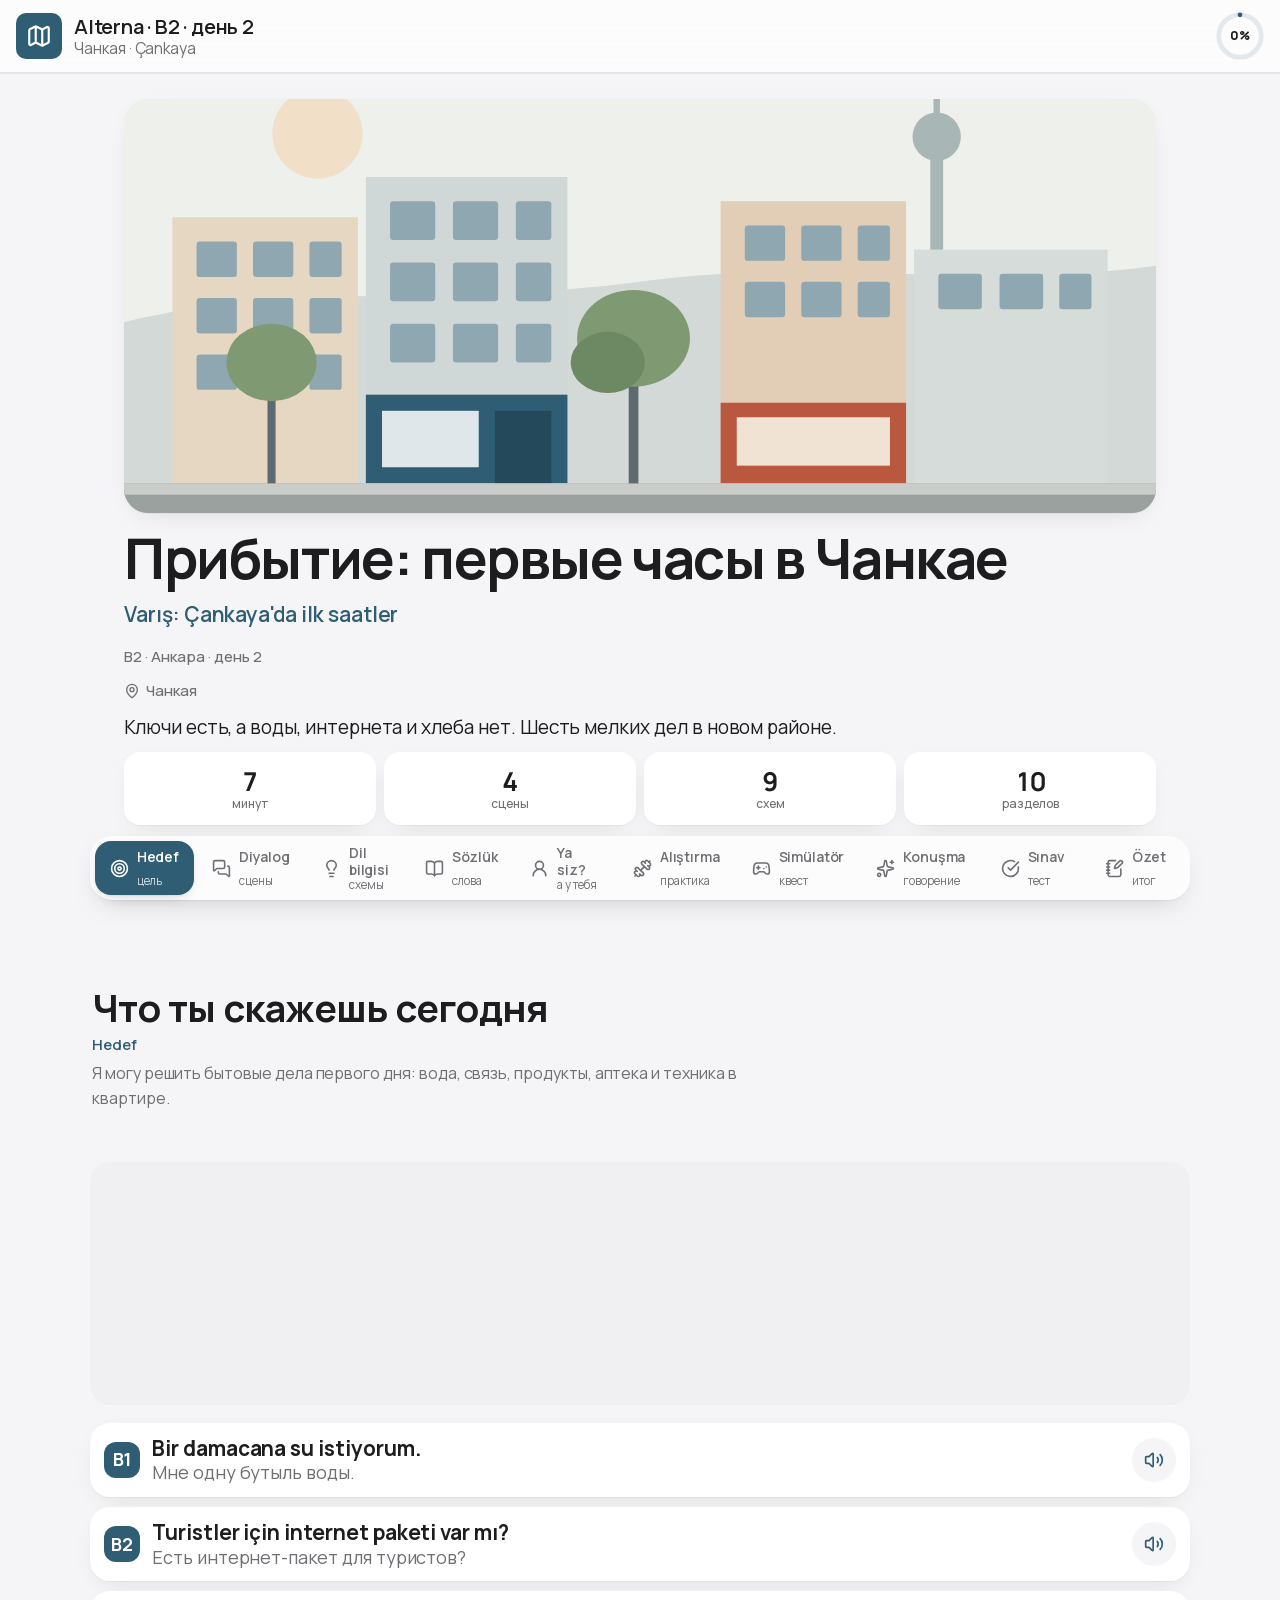
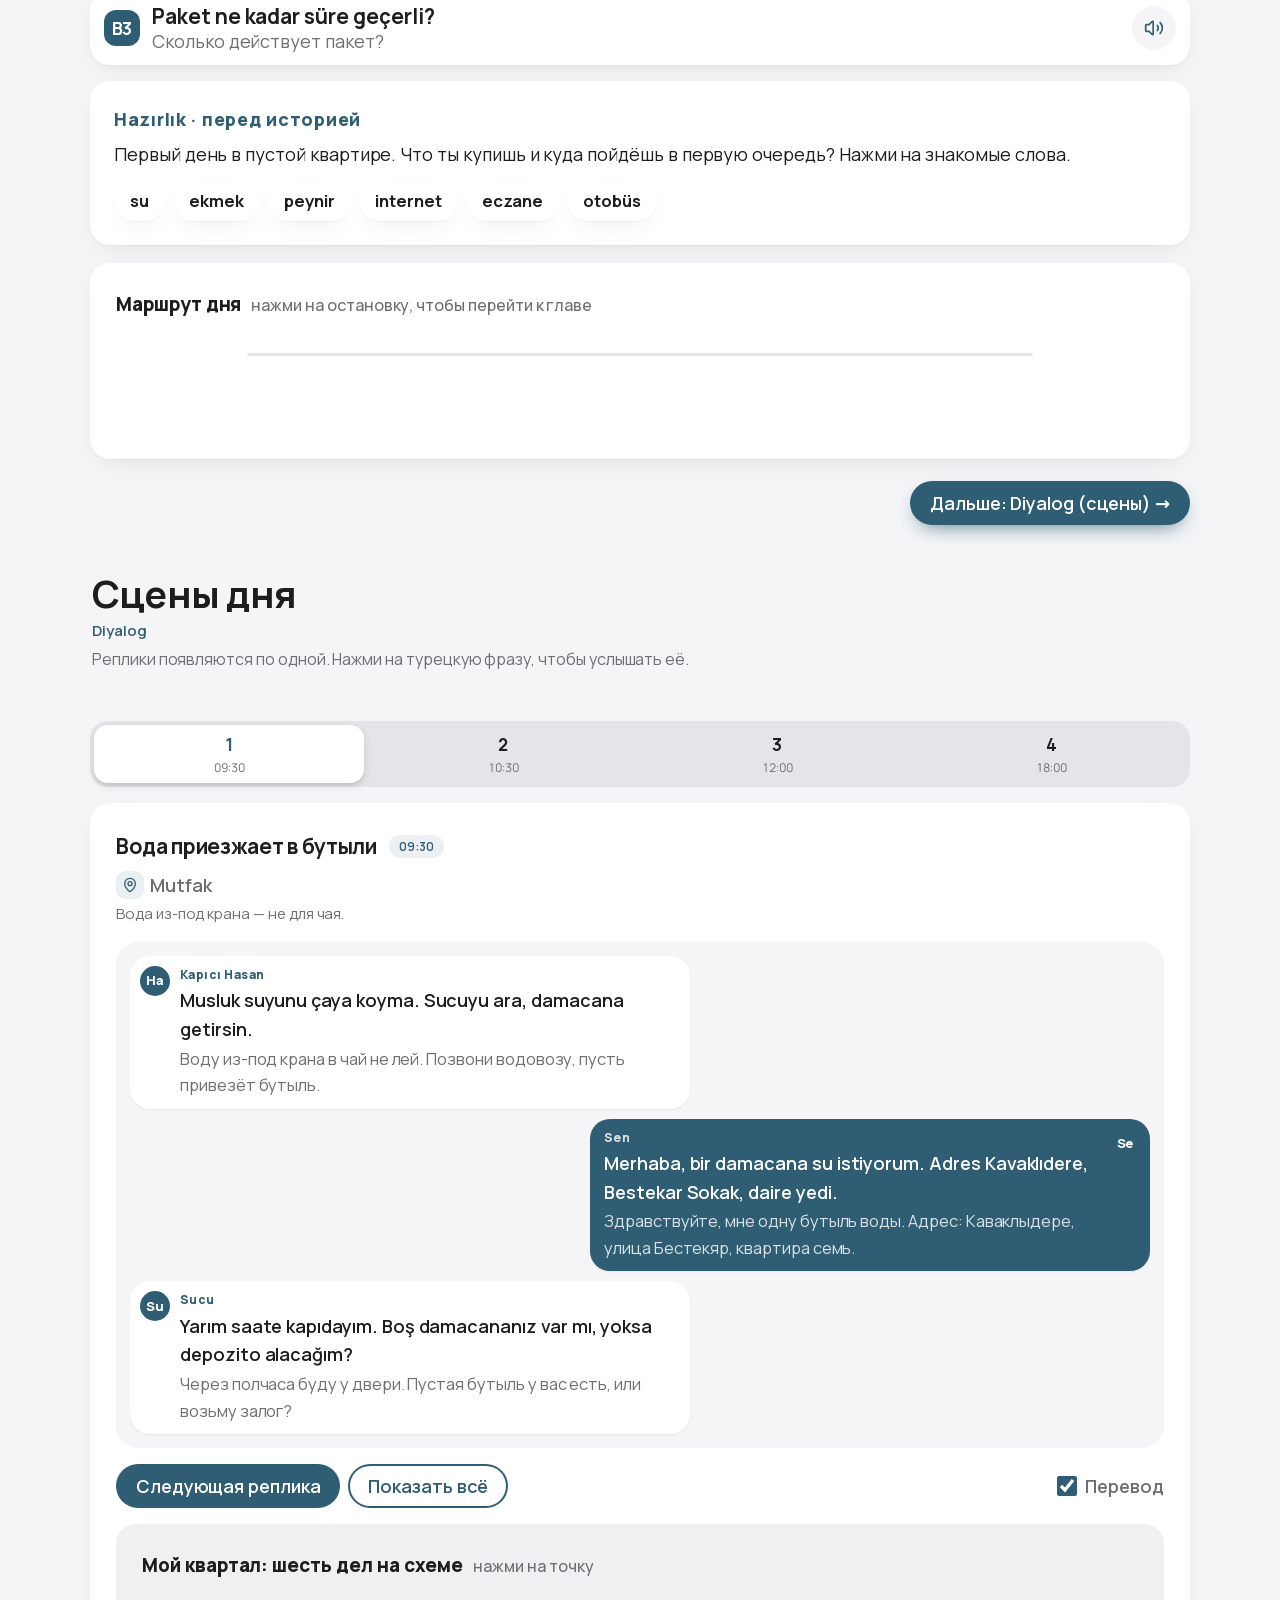
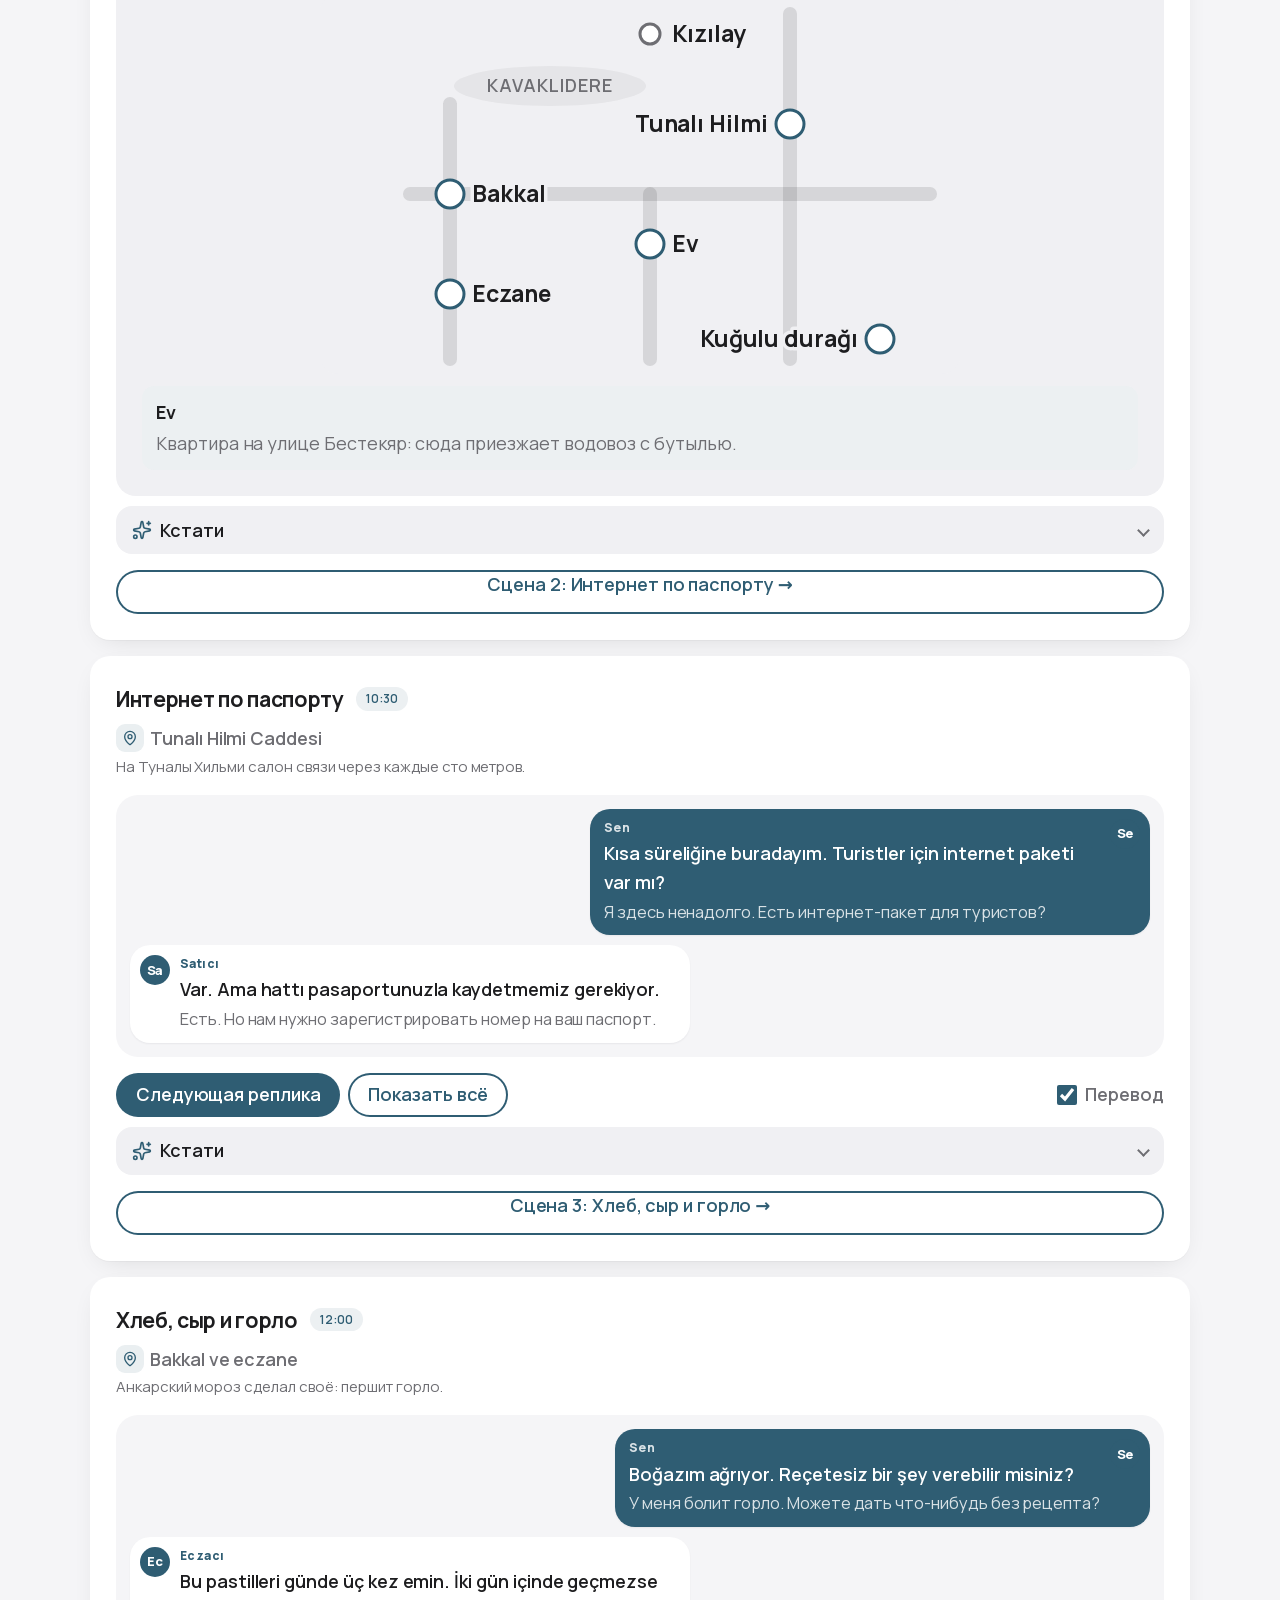
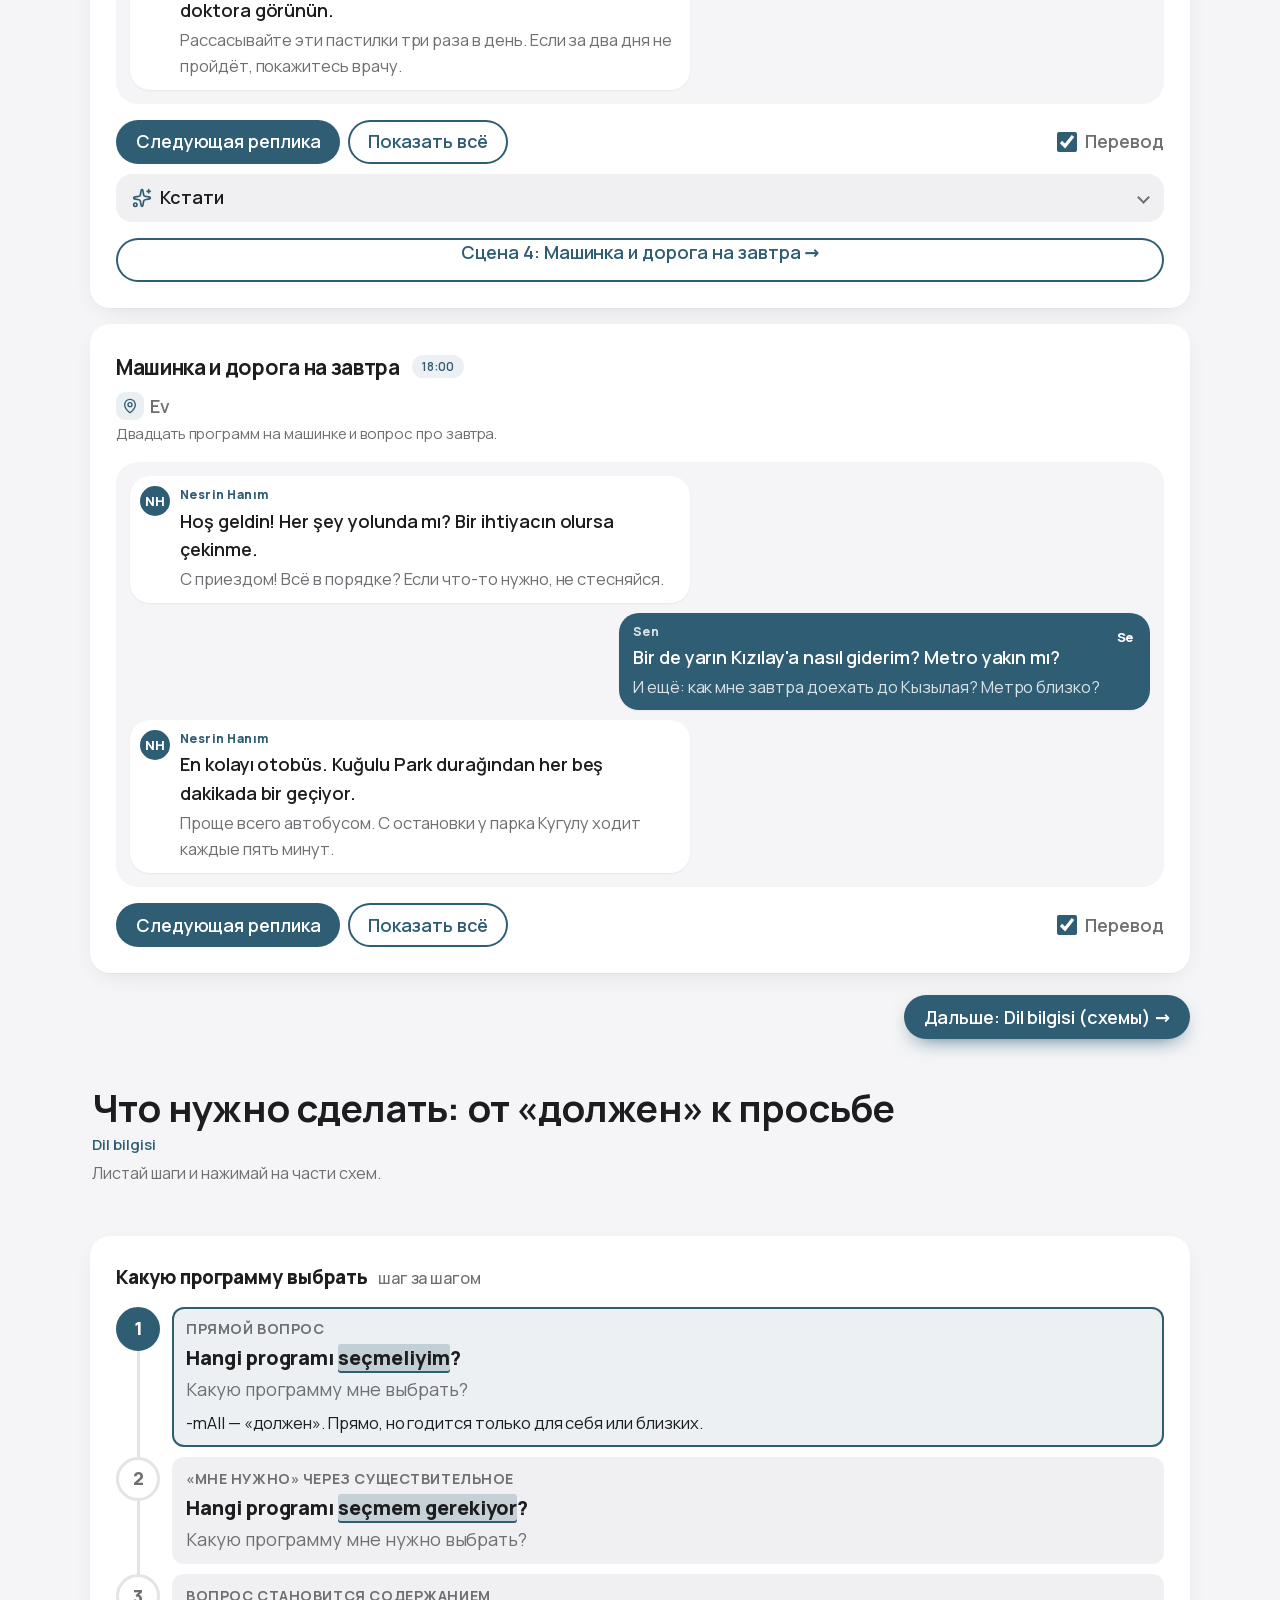
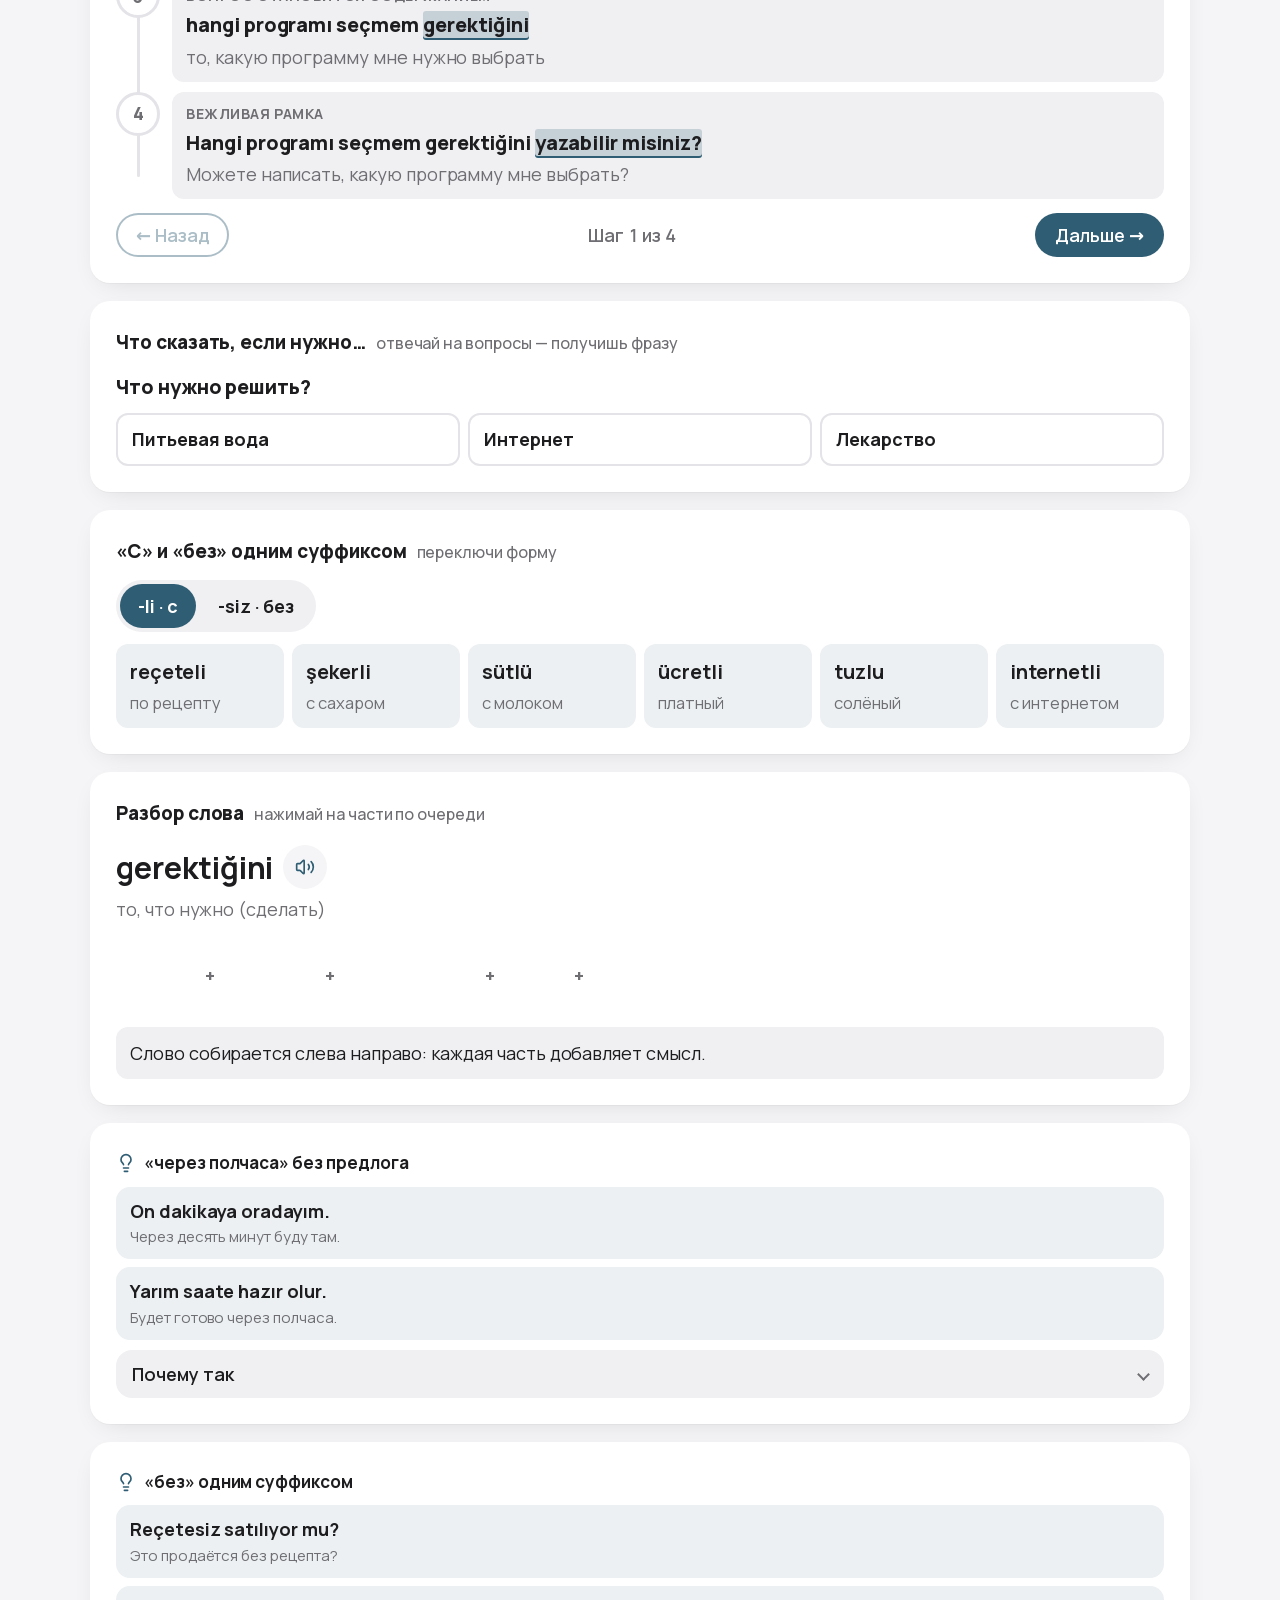
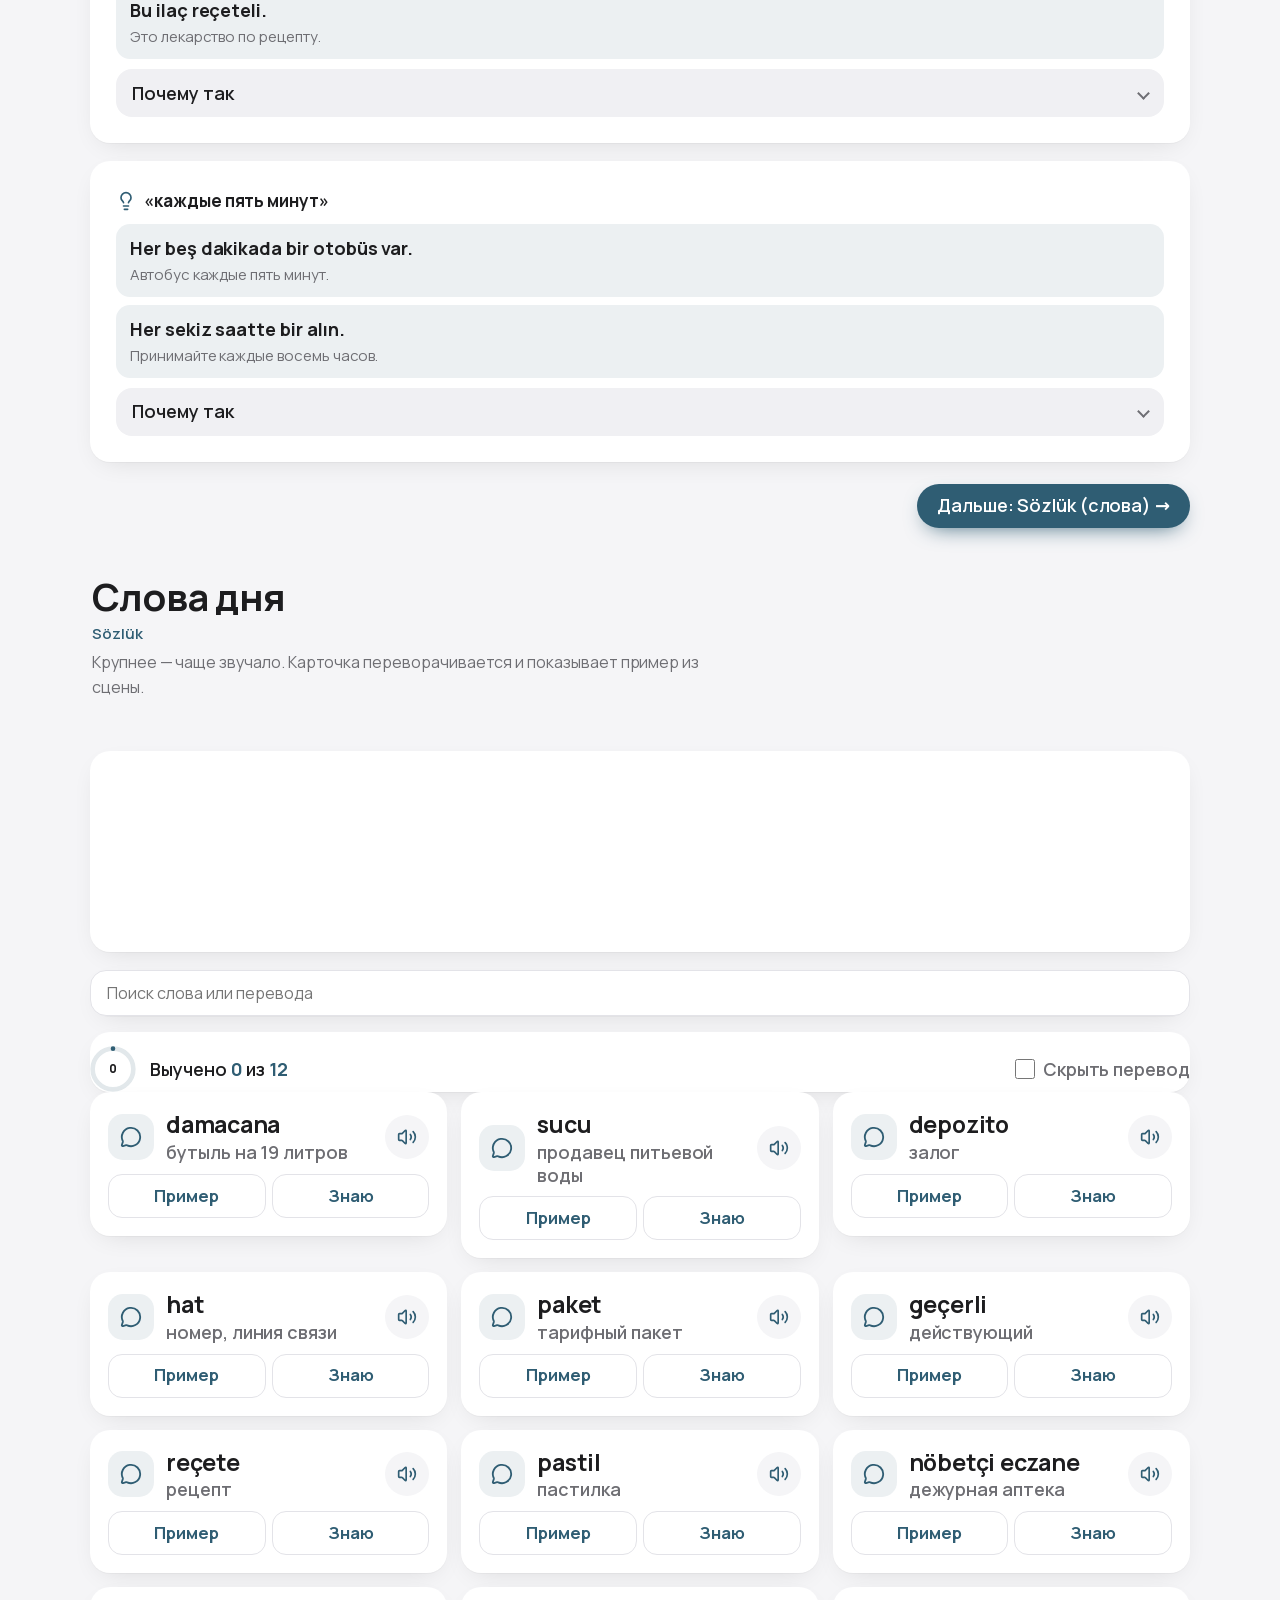
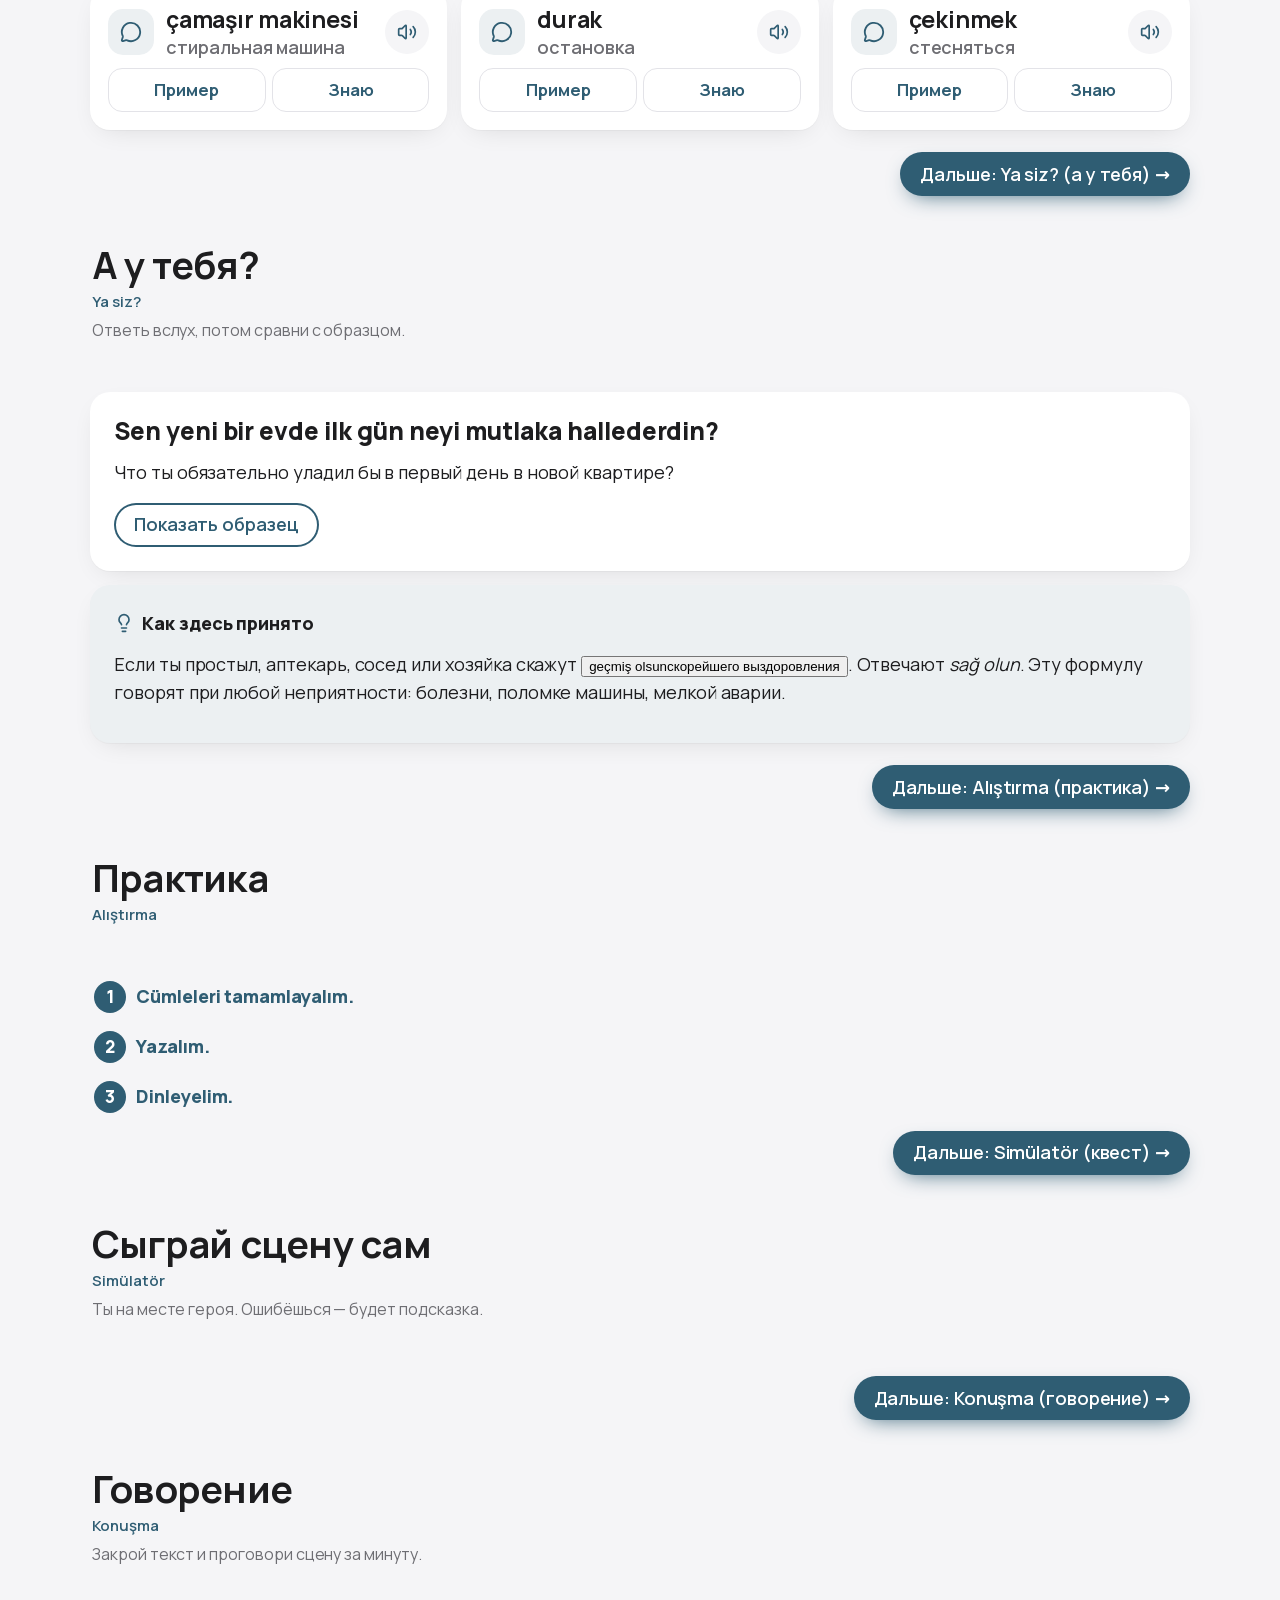
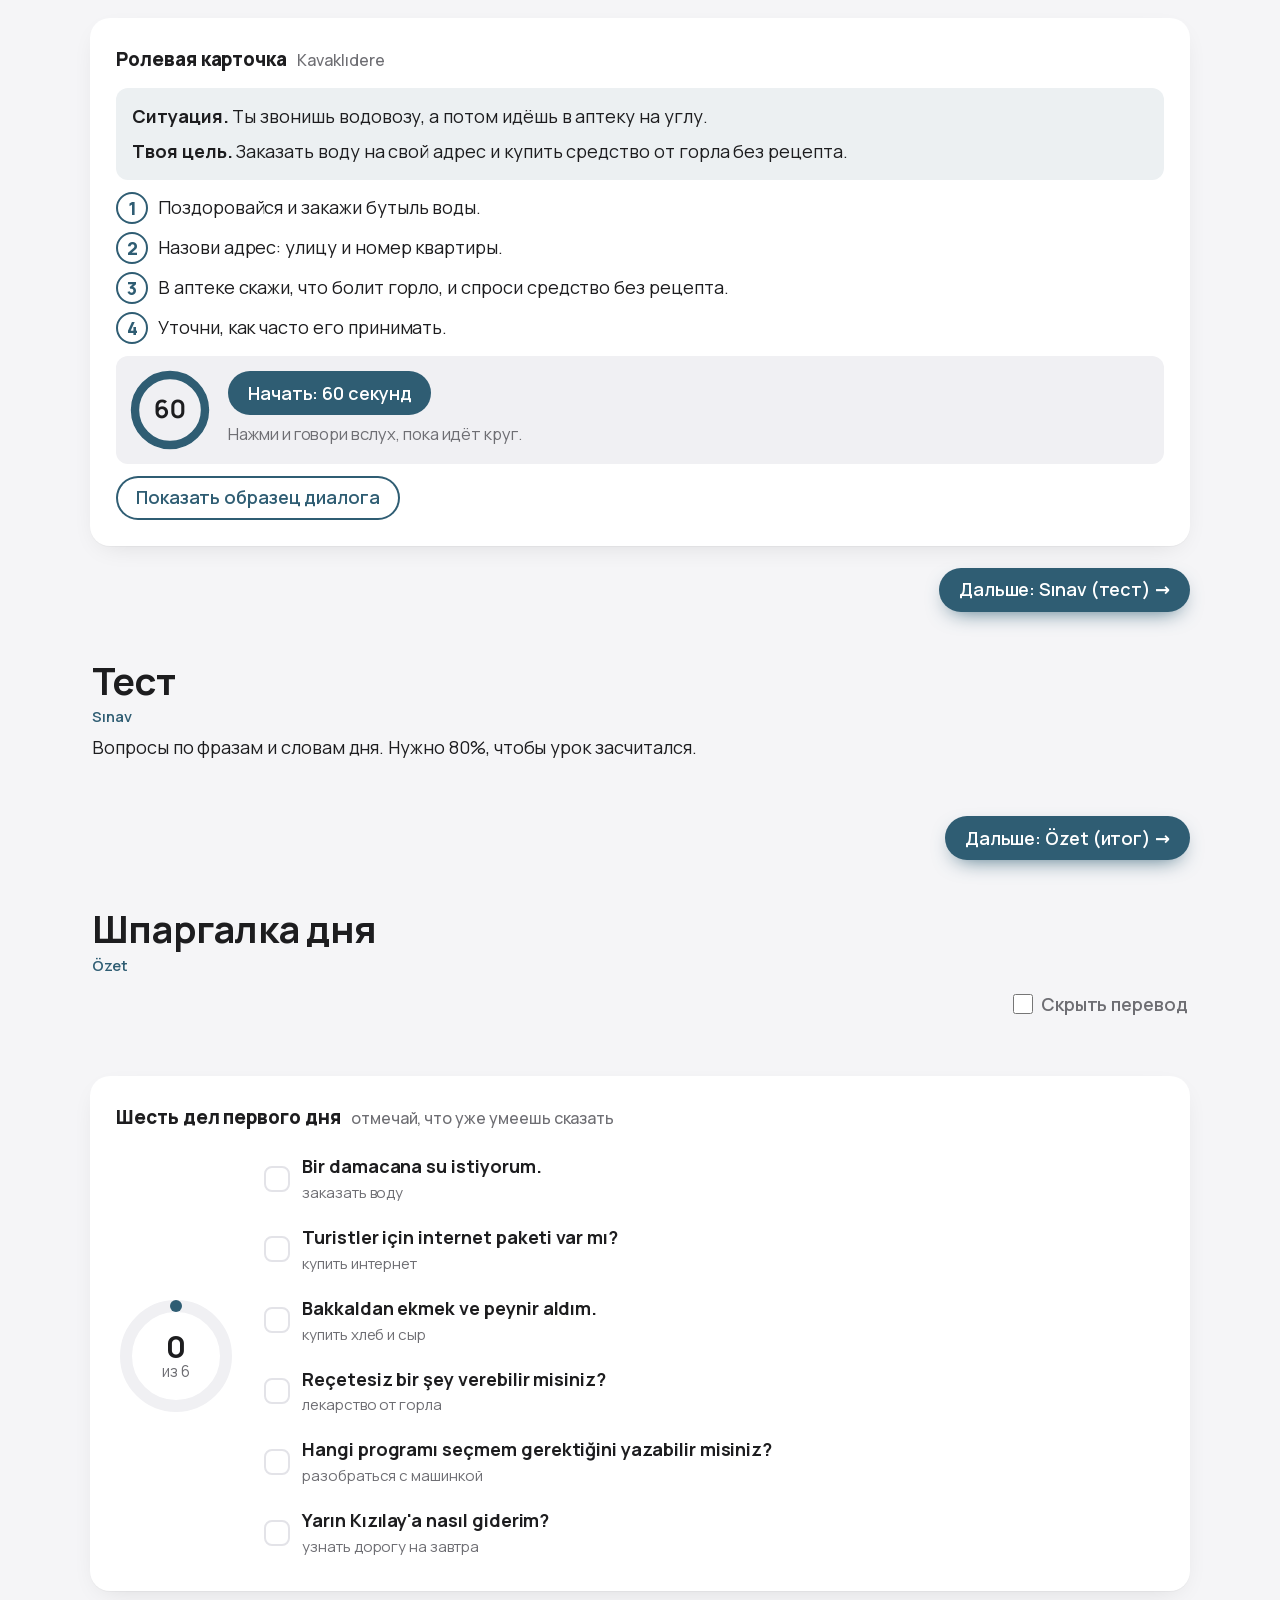
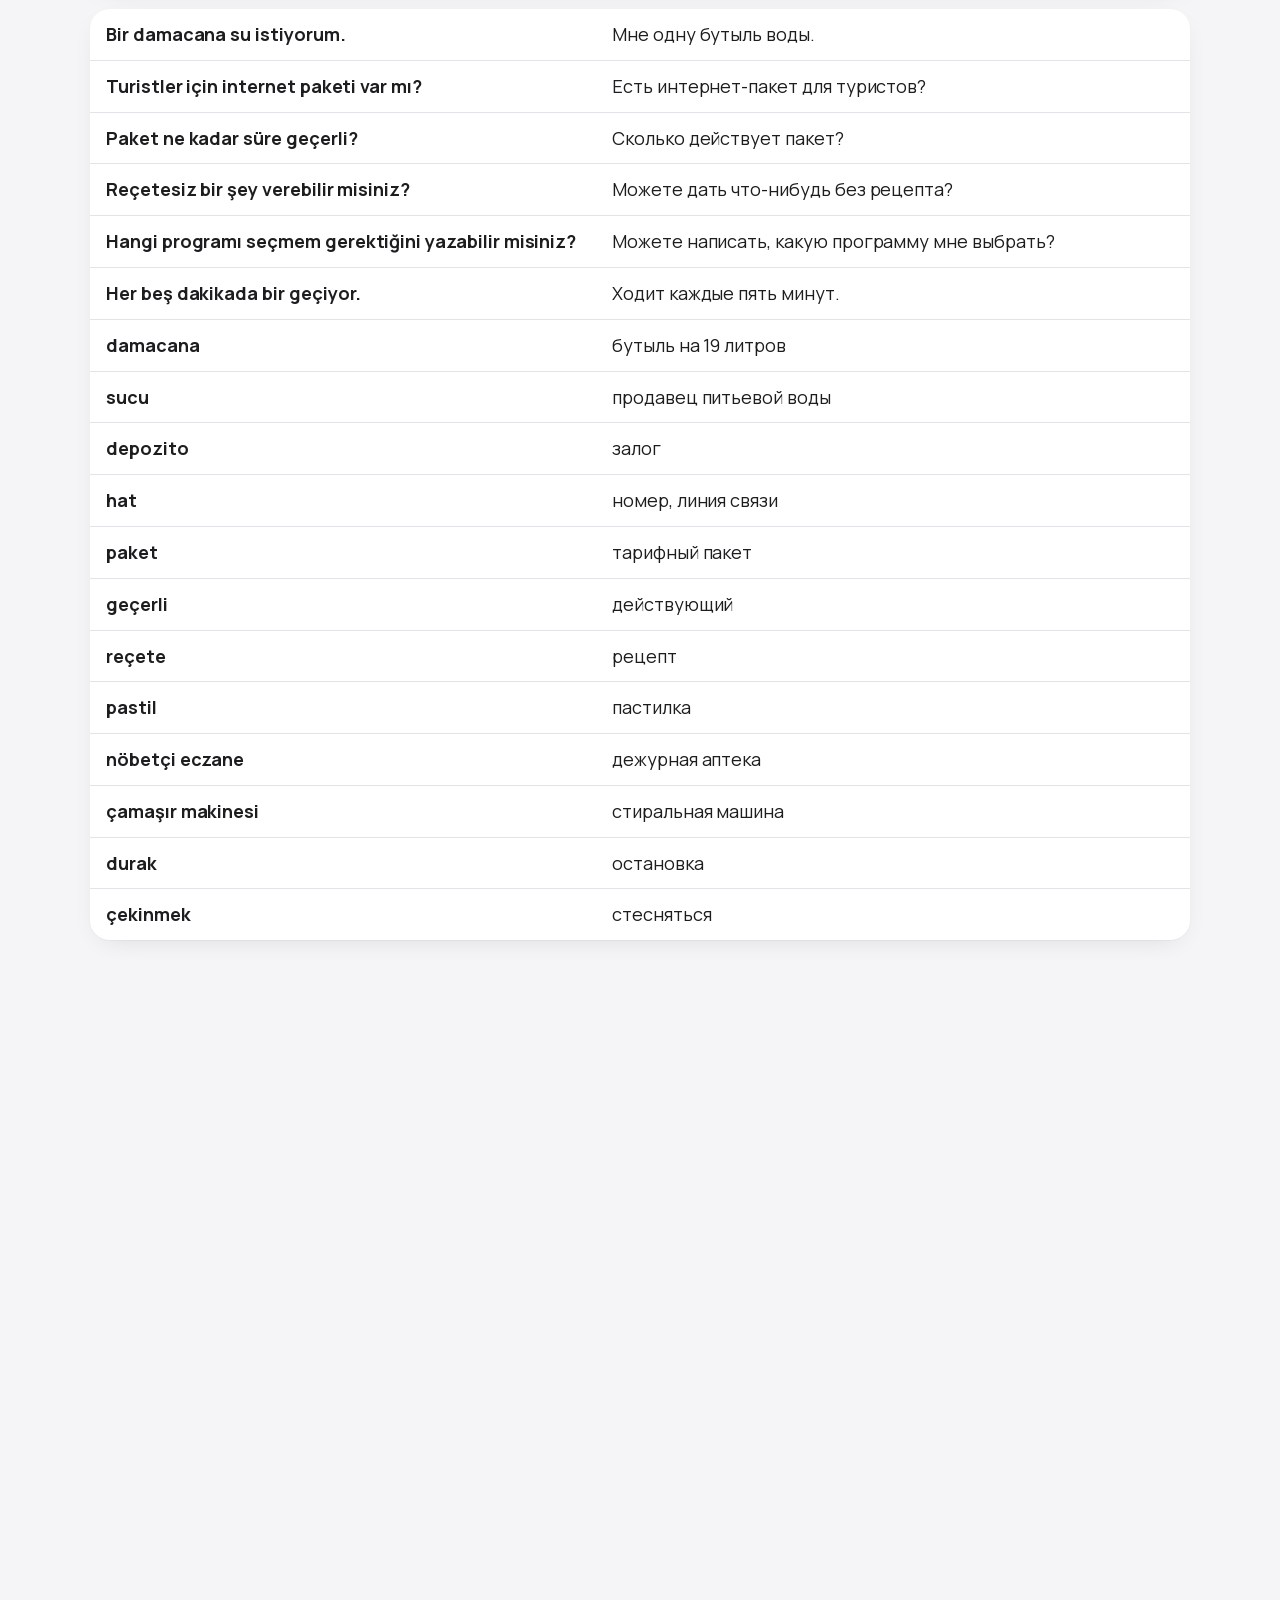
<file: index.html>
<!doctype html>
<html lang="ru"><head><meta charset="utf-8"><title>День 2. Прибытие: первые часы в Чанкае</title>
<meta http-equiv="refresh" content="0; url=d.b2.02/"><link rel="canonical" href="d.b2.02/"></head>
<body><a href="d.b2.02/">День 2. Прибытие: первые часы в Чанкае</a></body></html>
</file>
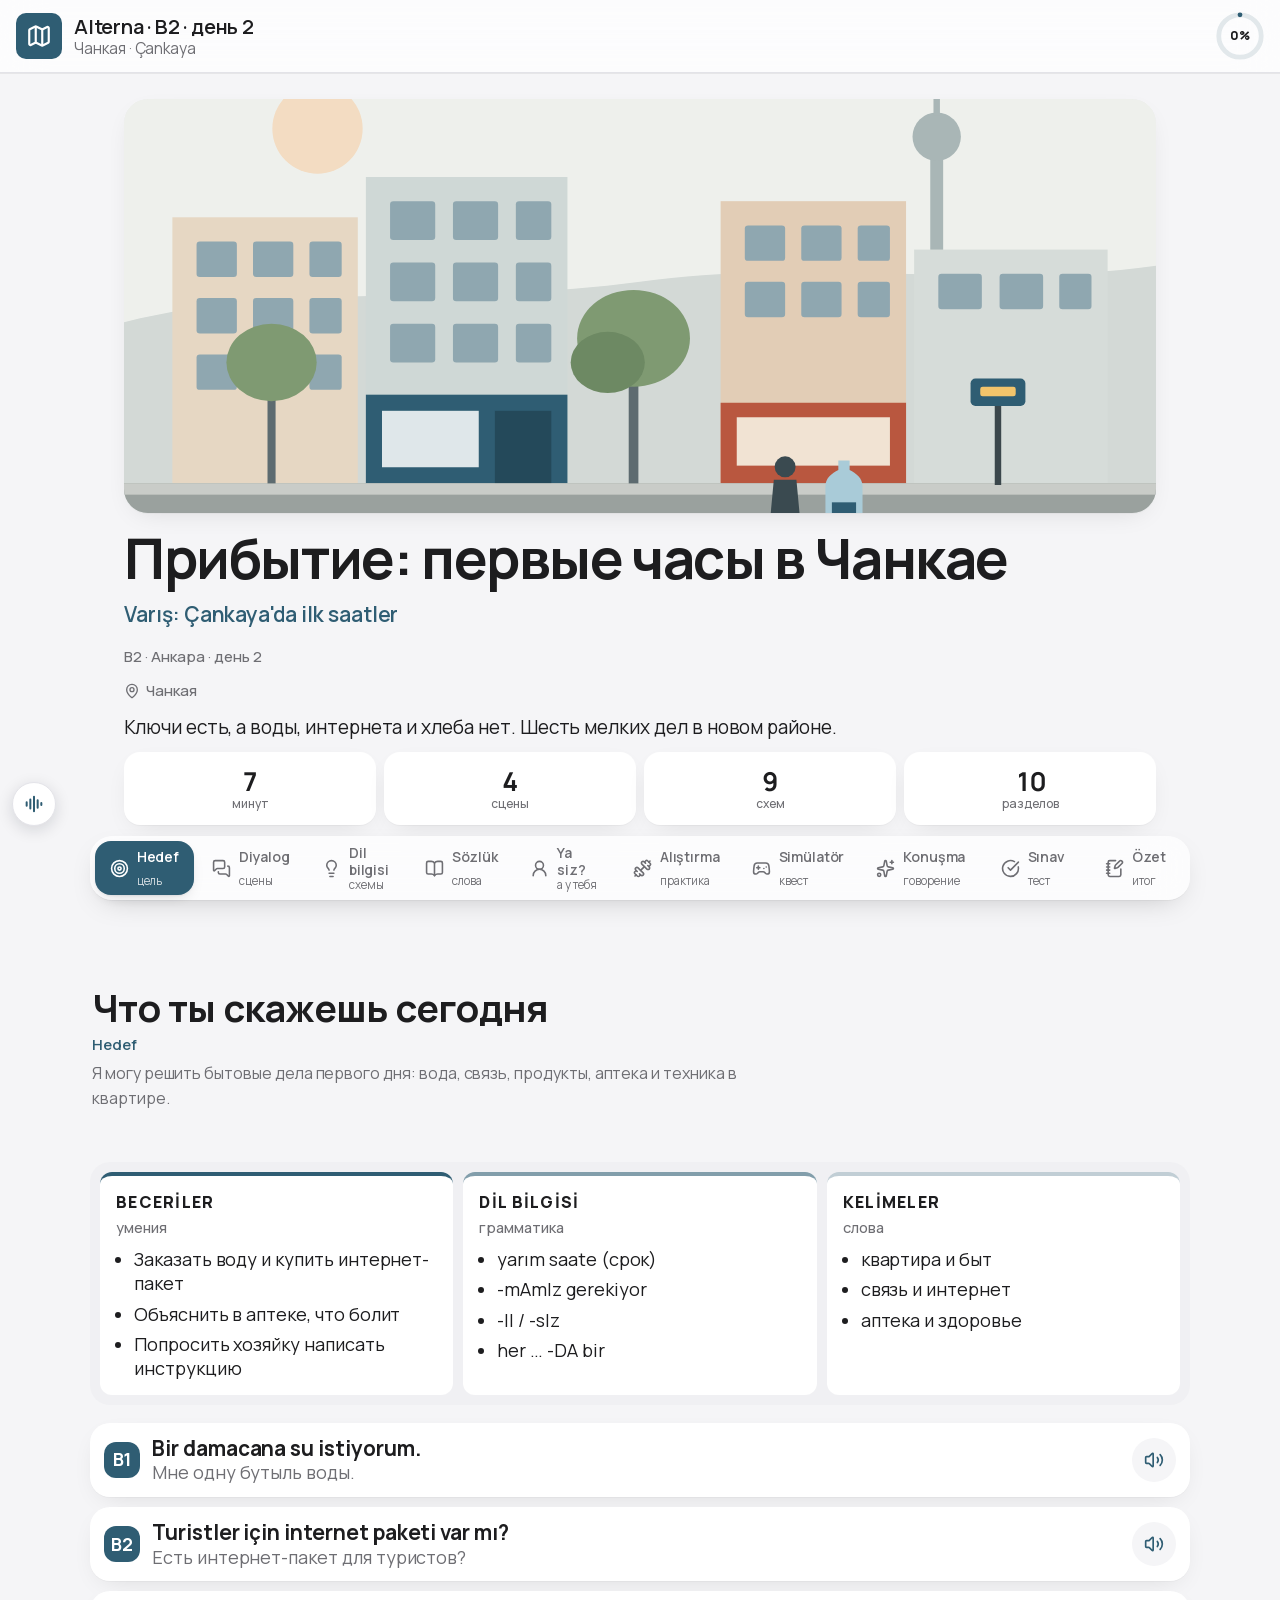
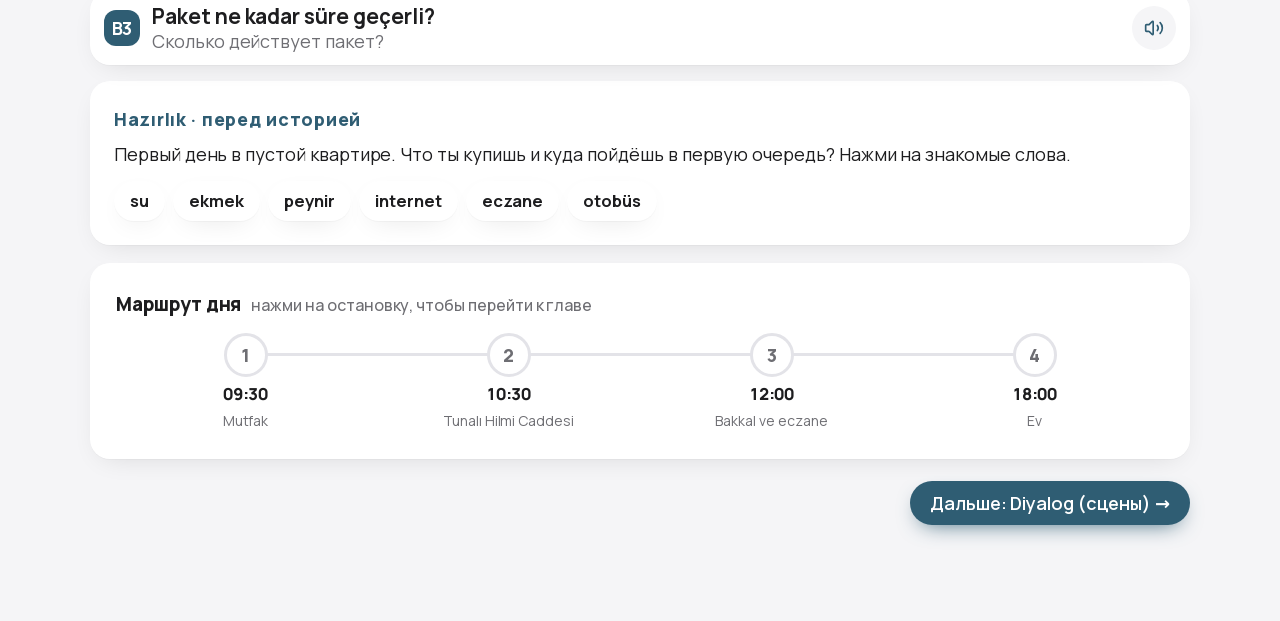
<file: d.b2.02/index.html>
<!doctype html>
<html lang="ru">
<head>
<meta charset="utf-8">
<meta name="viewport" content="width=device-width, initial-scale=1, viewport-fit=cover">
<meta name="color-scheme" content="light">
<meta name="alterna:topic" content="d.b2.02">
<meta name="alterna:version" content="1">
<meta name="alterna:lesson" content="1">
<meta name="alterna:kind" content="day">
<title>День 2. Прибытие: первые часы в Чанкае</title>
<meta name="description" content="Alterna · B2 · Анкара, день 2. Ключи есть, а воды, интернета и хлеба нет. Шесть мелких дел в новом районе.">
<meta name="theme-color" content="#2f5d73">
<meta property="og:type" content="article">
<meta property="og:title" content="День 2. Прибытие: первые часы в Чанкае · Alterna B2">
<meta property="og:description" content="Я могу быстро наладить быт в новом городе готовыми фразами.">
<meta property="og:image" content="media/og.png">
<link rel="icon" href="data:image/svg+xml,%3Csvg%20xmlns%3D%22http%3A%2F%2Fwww.w3.org%2F2000%2Fsvg%22%20viewBox%3D%220%200%2064%2064%22%3E%3Crect%20width%3D%2264%22%20height%3D%2264%22%20rx%3D%2214%22%20fill%3D%22%232f5d73%22%2F%3E%3Cpath%20d%3D%22M20%2048%2032%2014l12%2034M24.5%2036h15%22%20fill%3D%22none%22%20stroke%3D%22%23fff%22%20stroke-width%3D%226%22%20stroke-linecap%3D%22round%22%20stroke-linejoin%3D%22round%22%2F%3E%3C%2Fsvg%3E">
<link rel="stylesheet" href="../kit/v1/kit.css">
<link rel="stylesheet" href="../kit/v1/lexicon.css">
<link rel="stylesheet" href="../kit/v1/day.css">
<link rel="stylesheet" href="../kit/v1/lexicon-fonts.css">
<link rel="stylesheet" href="media/design.css">
</head>
<body class="lx dy" data-city="ankara" data-lessons="1" data-read="hedef diyalog dilbilgisi sozluk yasiz konusma cheat" data-design="b2-cankaya">
<!-- Собрано tools/build.mjs из src/days/d.b2.02.json в вкладочном формате дней платформы (как d.a1.NN). Руками не править. -->
<header class="lx-app">
  <span class="lx-app__logo"><span class="lx-app__ico"><svg aria-hidden="true" xmlns="http://www.w3.org/2000/svg" viewBox="0 0 24 24" fill="none" stroke="currentColor" stroke-width="2" stroke-linecap="round" stroke-linejoin="round" > <path d="M14.106 5.553a2 2 0 0 0 1.788 0l3.659-1.83A1 1 0 0 1 21 4.619v12.764a1 1 0 0 1-.553.894l-4.553 2.277a2 2 0 0 1-1.788 0l-4.212-2.106a2 2 0 0 0-1.788 0l-3.659 1.83A1 1 0 0 1 3 19.381V6.618a1 1 0 0 1 .553-.894l4.553-2.277a2 2 0 0 1 1.788 0z" /> <path d="M15 5.764v15" /> <path d="M9 3.236v15" /> </svg></span></span>
  <div class="lx-app__t"><b>Alterna · B2 · день 2</b><small>Чанкая · <span lang="tr">Çankaya</span></small></div>
  
  <div class="lx-app__prog" title="Пройдено разделов урока"><svg class="lx-ring lx-app__ring" viewBox="0 0 36 36" aria-hidden="true"><circle class="lx-ring__bg" cx="18" cy="18" r="15.9155"/><circle class="lx-ring__fg" cx="18" cy="18" r="15.9155" pathLength="100" stroke-dasharray="0 100"/><text x="18" y="21" text-anchor="middle">0%</text></svg></div>
</header>
<main>
  <section data-section="intro" data-words="19" class="lx-hero">
      <div class="lx-scene" aria-hidden="true" data-ui><svg viewBox="0 0 1280 720" preserveAspectRatio="xMidYMid slice" width="100%" height="100%" focusable="false" xmlns="http://www.w3.org/2000/svg">
  <rect width="1280" height="720" fill="#eef0ec"/>
  <circle class="an-sun" cx="240" cy="140" r="56" fill="#f3dcc2"/>
  <path d="M0 380 C200 330 420 360 640 330 C860 300 1060 340 1280 310 V720 H0Z" fill="#d3d9d6"/>
  <g fill="#a9b6b6">
    <rect x="1000" y="150" width="16" height="200"/>
    <circle cx="1008" cy="150" r="30"/>
    <rect x="1004" y="100" width="8" height="24"/>
  </g>
  <g>
    <rect x="60" y="250" width="230" height="330" fill="#e6d7c3"/>
    <rect x="300" y="200" width="250" height="380" fill="#cfd8d6"/>
    <rect x="740" y="230" width="230" height="350" fill="#e2cdb6"/>
    <rect x="980" y="290" width="240" height="290" fill="#d6dcd9"/>
  </g>
  <g fill="#8fa7b0">
    <rect x="90" y="280" width="50" height="44" rx="4"/><rect x="160" y="280" width="50" height="44" rx="4"/><rect x="230" y="280" width="40" height="44" rx="4"/>
    <rect x="90" y="350" width="50" height="44" rx="4"/><rect x="160" y="350" width="50" height="44" rx="4"/><rect x="230" y="350" width="40" height="44" rx="4"/>
    <rect x="90" y="420" width="50" height="44" rx="4"/><rect x="160" y="420" width="50" height="44" rx="4"/><rect x="230" y="420" width="40" height="44" rx="4"/>
    <rect x="330" y="230" width="56" height="48" rx="4"/><rect x="408" y="230" width="56" height="48" rx="4"/><rect x="486" y="230" width="44" height="48" rx="4"/>
    <rect x="330" y="306" width="56" height="48" rx="4"/><rect x="408" y="306" width="56" height="48" rx="4"/><rect x="486" y="306" width="44" height="48" rx="4"/>
    <rect x="330" y="382" width="56" height="48" rx="4"/><rect x="408" y="382" width="56" height="48" rx="4"/><rect x="486" y="382" width="44" height="48" rx="4"/>
    <rect x="770" y="260" width="50" height="44" rx="4"/><rect x="840" y="260" width="50" height="44" rx="4"/><rect x="910" y="260" width="40" height="44" rx="4"/>
    <rect x="770" y="330" width="50" height="44" rx="4"/><rect x="840" y="330" width="50" height="44" rx="4"/><rect x="910" y="330" width="40" height="44" rx="4"/>
    <rect x="1010" y="320" width="54" height="44" rx="4"/><rect x="1086" y="320" width="54" height="44" rx="4"/><rect x="1160" y="320" width="40" height="44" rx="4"/>
  </g>
  <rect x="300" y="470" width="250" height="110" fill="#2f5d73"/>
  <rect x="320" y="490" width="120" height="70" fill="#dfe7ea"/>
  <rect x="460" y="490" width="70" height="90" fill="#24495a"/>
  <rect x="740" y="480" width="230" height="100" fill="#b9573f"/>
  <rect x="760" y="498" width="190" height="60" fill="#f1e3d3"/>
  <rect x="0" y="580" width="1280" height="140" fill="#9aa19e"/>
  <rect x="0" y="580" width="1280" height="14" fill="#c9ccc8"/>
  <g>
    <rect x="626" y="420" width="12" height="160" fill="#5d6b70"/>
    <ellipse cx="632" cy="400" rx="70" ry="60" fill="#7f9a72"/>
    <ellipse cx="600" cy="430" rx="46" ry="38" fill="#6d8963"/>
    <rect x="178" y="450" width="10" height="130" fill="#5d6b70"/>
    <ellipse cx="183" cy="430" rx="56" ry="48" fill="#7f9a72"/>
  </g>
  <g class="an-pop">
    <rect x="1080" y="470" width="8" height="112" fill="#3b474c"/>
    <rect x="1050" y="450" width="68" height="34" rx="6" fill="#2f5d73"/>
    <rect x="1062" y="460" width="44" height="12" rx="3" fill="#f2c46b"/>
  </g>
  <g class="an-pop">
    <path d="M870 640 h46 v-56 c0-10 -8-16 -16-20 v-12 h-14 v12 c-8 4 -16 10 -16 20z" fill="#a9cbd8"/>
    <rect x="878" y="604" width="30" height="14" fill="#2f5d73"/>
    <circle cx="820" cy="560" r="13" fill="#3a4a50"/><path d="M806 576 h28 l6 64 h-40z" fill="#3a4a50"/>
  </g>
</svg></div>
      <p class="lx-tag">B2 · Анкара · день 2</p>
      <h1>Прибытие: первые часы в Чанкае</h1>
      <p class="lx-hero__tr" lang="tr">Varış: Çankaya'da ilk saatler</p>
      <p class="lx-hero__meta"><span class="lx-hero__pin"><svg aria-hidden="true" xmlns="http://www.w3.org/2000/svg" viewBox="0 0 24 24" fill="none" stroke="currentColor" stroke-width="2" stroke-linecap="round" stroke-linejoin="round" > <path d="M20 10c0 4.993-5.539 10.193-7.399 11.799a1 1 0 0 1-1.202 0C9.539 20.193 4 14.993 4 10a8 8 0 0 1 16 0" /> <circle cx="12" cy="10" r="3" /> </svg></span><span>Чанкая</span></p>
      <p class="lx-hero__intro">Ключи есть, а воды, интернета и хлеба нет. Шесть мелких дел в новом районе.</p>
      <ul class="lx-stats" data-ui>
        <li><b>7</b><span>минут</span></li><li><b>4</b><span>сцены</span></li><li><b>9</b><span>схем</span></li><li><b>10</b><span>разделов</span></li>
      </ul>
  </section>

  <nav class="lx-tabs" data-scrollbar role="tablist" aria-label="Разделы урока">
    <button type="button" class="lx-tab" role="tab" id="t-hedef" aria-controls="p-hedef" aria-selected="true" tabindex="0" data-tab="hedef"><span class="lx-tab__ico"><svg aria-hidden="true" xmlns="http://www.w3.org/2000/svg" viewBox="0 0 24 24" fill="none" stroke="currentColor" stroke-width="2" stroke-linecap="round" stroke-linejoin="round" > <circle cx="12" cy="12" r="10" /> <circle cx="12" cy="12" r="6" /> <circle cx="12" cy="12" r="2" /> </svg></span><b lang="tr">Hedef</b><small>цель</small><span class="lx-tab__ok" aria-hidden="true"></span></button>
    <button type="button" class="lx-tab" role="tab" id="t-diyalog" aria-controls="p-diyalog" aria-selected="false" tabindex="-1" data-tab="diyalog"><span class="lx-tab__ico"><svg aria-hidden="true" xmlns="http://www.w3.org/2000/svg" viewBox="0 0 24 24" fill="none" stroke="currentColor" stroke-width="2" stroke-linecap="round" stroke-linejoin="round" > <path d="M16 10a2 2 0 0 1-2 2H6.828a2 2 0 0 0-1.414.586l-2.202 2.202A.71.71 0 0 1 2 14.286V4a2 2 0 0 1 2-2h10a2 2 0 0 1 2 2z" /> <path d="M20 9a2 2 0 0 1 2 2v10.286a.71.71 0 0 1-1.212.502l-2.202-2.202A2 2 0 0 0 17.172 19H10a2 2 0 0 1-2-2v-1" /> </svg></span><b lang="tr">Diyalog</b><small>сцены</small><span class="lx-tab__ok" aria-hidden="true"></span></button>
    <button type="button" class="lx-tab" role="tab" id="t-dilbilgisi" aria-controls="p-dilbilgisi" aria-selected="false" tabindex="-1" data-tab="dilbilgisi"><span class="lx-tab__ico"><svg aria-hidden="true" xmlns="http://www.w3.org/2000/svg" viewBox="0 0 24 24" fill="none" stroke="currentColor" stroke-width="2" stroke-linecap="round" stroke-linejoin="round" > <path d="M15 14c.2-1 .7-1.7 1.5-2.5 1-.9 1.5-2.2 1.5-3.5A6 6 0 0 0 6 8c0 1 .2 2.2 1.5 3.5.7.7 1.3 1.5 1.5 2.5" /> <path d="M9 18h6" /> <path d="M10 22h4" /> </svg></span><b lang="tr">Dil bilgisi</b><small>схемы</small><span class="lx-tab__ok" aria-hidden="true"></span></button>
    <button type="button" class="lx-tab" role="tab" id="t-sozluk" aria-controls="p-sozluk" aria-selected="false" tabindex="-1" data-tab="sozluk"><span class="lx-tab__ico"><svg aria-hidden="true" xmlns="http://www.w3.org/2000/svg" viewBox="0 0 24 24" fill="none" stroke="currentColor" stroke-width="2" stroke-linecap="round" stroke-linejoin="round" > <path d="M12 5v16" /> <path d="M20.001 19A2 2 0 0022 17V5a2 2 0 00-1.999-2L16 3.002A5 5 0 0012 5a5 5 0 00-4-2H4a2 2 0 00-2 2v12a2 2 0 001.999 2H8a5 5 0 014 2 5 5 0 014-2z" /> </svg></span><b lang="tr">Sözlük</b><small>слова</small><span class="lx-tab__ok" aria-hidden="true"></span></button>
    <button type="button" class="lx-tab" role="tab" id="t-yasiz" aria-controls="p-yasiz" aria-selected="false" tabindex="-1" data-tab="yasiz"><span class="lx-tab__ico"><svg aria-hidden="true" xmlns="http://www.w3.org/2000/svg" viewBox="0 0 24 24" fill="none" stroke="currentColor" stroke-width="2" stroke-linecap="round" stroke-linejoin="round" > <circle cx="12" cy="8" r="5" /> <path d="M20 21a8 8 0 0 0-16 0" /> </svg></span><b lang="tr">Ya siz?</b><small>а у тебя</small><span class="lx-tab__ok" aria-hidden="true"></span></button>
    <button type="button" class="lx-tab" role="tab" id="t-practice" aria-controls="p-practice" aria-selected="false" tabindex="-1" data-tab="practice"><span class="lx-tab__ico"><svg aria-hidden="true" xmlns="http://www.w3.org/2000/svg" viewBox="0 0 24 24" fill="none" stroke="currentColor" stroke-width="2" stroke-linecap="round" stroke-linejoin="round" > <path d="M17.596 12.768a2 2 0 1 0 2.829-2.829l-1.768-1.767a2 2 0 0 0 2.828-2.829l-2.828-2.828a2 2 0 0 0-2.829 2.828l-1.767-1.768a2 2 0 1 0-2.829 2.829z" /> <path d="m2.5 21.5 1.4-1.4" /> <path d="m20.1 3.9 1.4-1.4" /> <path d="M5.343 21.485a2 2 0 1 0 2.829-2.828l1.767 1.768a2 2 0 1 0 2.829-2.829l-6.364-6.364a2 2 0 1 0-2.829 2.829l1.768 1.767a2 2 0 0 0-2.828 2.829z" /> <path d="m9.6 14.4 4.8-4.8" /> </svg></span><b lang="tr">Alıştırma</b><small>практика</small><span class="lx-tab__ok" aria-hidden="true"></span></button>
    <button type="button" class="lx-tab" role="tab" id="t-simulator" aria-controls="p-simulator" aria-selected="false" tabindex="-1" data-tab="simulator"><span class="lx-tab__ico"><svg aria-hidden="true" xmlns="http://www.w3.org/2000/svg" viewBox="0 0 24 24" fill="none" stroke="currentColor" stroke-width="2" stroke-linecap="round" stroke-linejoin="round" > <line x1="6" x2="10" y1="11" y2="11" /> <line x1="8" x2="8" y1="9" y2="13" /> <line x1="15" x2="15.01" y1="12" y2="12" /> <line x1="18" x2="18.01" y1="10" y2="10" /> <path d="M17.32 5H6.68a4 4 0 0 0-3.978 3.59c-.006.052-.01.101-.017.152C2.604 9.416 2 14.456 2 16a3 3 0 0 0 3 3c1 0 1.5-.5 2-1l1.414-1.414A2 2 0 0 1 9.828 16h4.344a2 2 0 0 1 1.414.586L17 18c.5.5 1 1 2 1a3 3 0 0 0 3-3c0-1.545-.604-6.584-.685-7.258-.007-.05-.011-.1-.017-.151A4 4 0 0 0 17.32 5z" /> </svg></span><b lang="tr">Simülatör</b><small>квест</small><span class="lx-tab__ok" aria-hidden="true"></span></button>
    <button type="button" class="lx-tab" role="tab" id="t-konusma" aria-controls="p-konusma" aria-selected="false" tabindex="-1" data-tab="konusma"><span class="lx-tab__ico"><svg aria-hidden="true" xmlns="http://www.w3.org/2000/svg" viewBox="0 0 24 24" fill="none" stroke="currentColor" stroke-width="2" stroke-linecap="round" stroke-linejoin="round" > <path d="M11.017 2.814a1 1 0 0 1 1.966 0l1.051 5.558a2 2 0 0 0 1.594 1.594l5.558 1.051a1 1 0 0 1 0 1.966l-5.558 1.051a2 2 0 0 0-1.594 1.594l-1.051 5.558a1 1 0 0 1-1.966 0l-1.051-5.558a2 2 0 0 0-1.594-1.594l-5.558-1.051a1 1 0 0 1 0-1.966l5.558-1.051a2 2 0 0 0 1.594-1.594z" /> <path d="M20 2v4" /> <path d="M22 4h-4" /> <circle cx="4" cy="20" r="2" /> </svg></span><b lang="tr">Konuşma</b><small>говорение</small><span class="lx-tab__ok" aria-hidden="true"></span></button>
    <button type="button" class="lx-tab" role="tab" id="t-check" aria-controls="p-check" aria-selected="false" tabindex="-1" data-tab="check"><span class="lx-tab__ico"><svg aria-hidden="true" xmlns="http://www.w3.org/2000/svg" viewBox="0 0 24 24" fill="none" stroke="currentColor" stroke-width="2" stroke-linecap="round" stroke-linejoin="round" > <path d="M21.801 10A10 10 0 1 1 17 3.335" /> <path d="m9 11 3 3L22 4" /> </svg></span><b lang="tr">Sınav</b><small>тест</small><span class="lx-tab__ok" aria-hidden="true"></span></button>
    <button type="button" class="lx-tab" role="tab" id="t-cheat" aria-controls="p-cheat" aria-selected="false" tabindex="-1" data-tab="cheat"><span class="lx-tab__ico"><svg aria-hidden="true" xmlns="http://www.w3.org/2000/svg" viewBox="0 0 24 24" fill="none" stroke="currentColor" stroke-width="2" stroke-linecap="round" stroke-linejoin="round" > <path d="M13.4 2H6a2 2 0 0 0-2 2v16a2 2 0 0 0 2 2h12a2 2 0 0 0 2-2v-7.4" /> <path d="M2 6h4" /> <path d="M2 10h4" /> <path d="M2 14h4" /> <path d="M2 18h4" /> <path d="M21.378 5.626a1 1 0 1 0-3.004-3.004l-5.01 5.012a2 2 0 0 0-.506.854l-.837 2.87a.5.5 0 0 0 .62.62l2.87-.837a2 2 0 0 0 .854-.506z" /> </svg></span><b lang="tr">Özet</b><small>итог</small><span class="lx-tab__ok" aria-hidden="true"></span></button>
    <span class="lx-tabs__line" aria-hidden="true"></span>
  </nav>

  <section data-section="hedef" data-words="124" id="p-hedef" class="lx-panel" role="tabpanel" aria-labelledby="t-hedef">
      <div class="lx-ph">
        <p class="lx-kicker"><span class="lx-kicker__ico"><svg aria-hidden="true" xmlns="http://www.w3.org/2000/svg" viewBox="0 0 24 24" fill="none" stroke="currentColor" stroke-width="2" stroke-linecap="round" stroke-linejoin="round" > <circle cx="12" cy="12" r="10" /> <circle cx="12" cy="12" r="6" /> <circle cx="12" cy="12" r="2" /> </svg></span><span lang="tr">Hedef</span></p>
        <h2>Что ты скажешь сегодня</h2>
        <p class="lx-hint">Я могу решить бытовые дела первого дня: вода, связь, продукты, аптека и техника в квартире.</p>
      </div>
      <div class="vz vz-open"><div class="vz-open__c" style="--i:0"><p class="vz-open__h"><span lang="tr">BECERİLER</span><small>умения</small></p><ul><li>Заказать воду и купить интернет-пакет</li><li>Объяснить в аптеке, что болит</li><li>Попросить хозяйку написать инструкцию</li></ul></div><div class="vz-open__c" style="--i:1"><p class="vz-open__h"><span lang="tr">DİL BİLGİSİ</span><small>грамматика</small></p><ul><li>yarım saate (срок)</li><li>-mAmIz gerekiyor</li><li>-lI / -sIz</li><li>her … -DA bir</li></ul></div><div class="vz-open__c" style="--i:2"><p class="vz-open__h"><span lang="tr">KELİMELER</span><small>слова</small></p><ul><li>квартира и быт</li><li>связь и интернет</li><li>аптека и здоровье</li></ul></div></div>
      <ol class="dy-goal">
        <li class="dy-goal__i" style="--i:0"><span class="dy-goal__n" data-ui>B1</span><span class="dy-goal__w"><b lang="tr" data-say="Bir damacana su istiyorum.">Bir damacana su istiyorum.</b><span>Мне одну бутыль воды.</span></span><button type="button" class="lx-say" data-say="Bir damacana su istiyorum." aria-label="Послушать" data-ui><span class="lx-say__ico"><svg aria-hidden="true" xmlns="http://www.w3.org/2000/svg" viewBox="0 0 24 24" fill="none" stroke="currentColor" stroke-width="2" stroke-linecap="round" stroke-linejoin="round" > <path d="M11 4.702a.705.705 0 0 0-1.203-.498L6.413 7.587A1.4 1.4 0 0 1 5.416 8H3a1 1 0 0 0-1 1v6a1 1 0 0 0 1 1h2.416a1.4 1.4 0 0 1 .997.413l3.383 3.384A.705.705 0 0 0 11 19.298z" /> <path d="M16 9a5 5 0 0 1 0 6" /> <path d="M19.364 18.364a9 9 0 0 0 0-12.728" /> </svg></span></button></li>
        <li class="dy-goal__i" style="--i:1"><span class="dy-goal__n" data-ui>B2</span><span class="dy-goal__w"><b lang="tr" data-say="Turistler için internet paketi var mı?">Turistler için internet paketi var mı?</b><span>Есть интернет-пакет для туристов?</span></span><button type="button" class="lx-say" data-say="Turistler için internet paketi var mı?" aria-label="Послушать" data-ui><span class="lx-say__ico"><svg aria-hidden="true" xmlns="http://www.w3.org/2000/svg" viewBox="0 0 24 24" fill="none" stroke="currentColor" stroke-width="2" stroke-linecap="round" stroke-linejoin="round" > <path d="M11 4.702a.705.705 0 0 0-1.203-.498L6.413 7.587A1.4 1.4 0 0 1 5.416 8H3a1 1 0 0 0-1 1v6a1 1 0 0 0 1 1h2.416a1.4 1.4 0 0 1 .997.413l3.383 3.384A.705.705 0 0 0 11 19.298z" /> <path d="M16 9a5 5 0 0 1 0 6" /> <path d="M19.364 18.364a9 9 0 0 0 0-12.728" /> </svg></span></button></li>
        <li class="dy-goal__i" style="--i:2"><span class="dy-goal__n" data-ui>B3</span><span class="dy-goal__w"><b lang="tr" data-say="Paket ne kadar süre geçerli?">Paket ne kadar süre geçerli?</b><span>Сколько действует пакет?</span></span><button type="button" class="lx-say" data-say="Paket ne kadar süre geçerli?" aria-label="Послушать" data-ui><span class="lx-say__ico"><svg aria-hidden="true" xmlns="http://www.w3.org/2000/svg" viewBox="0 0 24 24" fill="none" stroke="currentColor" stroke-width="2" stroke-linecap="round" stroke-linejoin="round" > <path d="M11 4.702a.705.705 0 0 0-1.203-.498L6.413 7.587A1.4 1.4 0 0 1 5.416 8H3a1 1 0 0 0-1 1v6a1 1 0 0 0 1 1h2.416a1.4 1.4 0 0 1 .997.413l3.383 3.384A.705.705 0 0 0 11 19.298z" /> <path d="M16 9a5 5 0 0 1 0 6" /> <path d="M19.364 18.364a9 9 0 0 0 0-12.728" /> </svg></span></button></li>
      </ol>
      <div class="dy-prep">
        <p class="dy-prep__h"><span lang="tr">Hazırlık</span> · перед историей</p>
        <p>Первый день в пустой квартире. Что ты купишь и куда пойдёшь в первую очередь? Нажми на знакомые слова.</p>
        <p class="dy-prep__w" data-ui><button type="button" class="lx-chip lx-chip--tr dy-prep__chip" lang="tr" data-say="su">su</button><button type="button" class="lx-chip lx-chip--tr dy-prep__chip" lang="tr" data-say="ekmek">ekmek</button><button type="button" class="lx-chip lx-chip--tr dy-prep__chip" lang="tr" data-say="peynir">peynir</button><button type="button" class="lx-chip lx-chip--tr dy-prep__chip" lang="tr" data-say="internet">internet</button><button type="button" class="lx-chip lx-chip--tr dy-prep__chip" lang="tr" data-say="eczane">eczane</button><button type="button" class="lx-chip lx-chip--tr dy-prep__chip" lang="tr" data-say="otobüs">otobüs</button></p>
      </div>
      <nav class="vz vz-route" aria-label="Маршрут дня">
        <p class="vz__h">Маршрут дня <span>нажми на остановку, чтобы перейти к главе</span></p>
        <div class="vz-route__wrap" style="--n:4"><ol class="vz-route__l"><li class="vz-route__i" style="--i:0"><a class="vz-route__s" href="#ch-1" data-route="ch-1"><span class="vz-route__n">1</span><span class="vz-route__t">09:30</span><span class="vz-route__p" lang="tr">Mutfak</span></a></li><li class="vz-route__i" style="--i:1"><a class="vz-route__s" href="#ch-2" data-route="ch-2"><span class="vz-route__n">2</span><span class="vz-route__t">10:30</span><span class="vz-route__p" lang="tr">Tunalı Hilmi Caddesi</span></a></li><li class="vz-route__i" style="--i:2"><a class="vz-route__s" href="#ch-3" data-route="ch-3"><span class="vz-route__n">3</span><span class="vz-route__t">12:00</span><span class="vz-route__p" lang="tr">Bakkal ve eczane</span></a></li><li class="vz-route__i" style="--i:3"><a class="vz-route__s" href="#ch-4" data-route="ch-4"><span class="vz-route__n">4</span><span class="vz-route__t">18:00</span><span class="vz-route__p" lang="tr">Ev</span></a></li></ol><span class="vz-route__bar" aria-hidden="true"></span></div>
      </nav>

      <div class="lx-foot" data-ui><button type="button" class="lx-btn lx-foot__next" data-tab-go="diyalog">Дальше: Diyalog (сцены)</button></div>
  </section>

  <section data-section="diyalog" data-words="488" id="p-diyalog" class="lx-panel" role="tabpanel" aria-labelledby="t-diyalog">
      <div class="lx-ph">
        <p class="lx-kicker"><span class="lx-kicker__ico"><svg aria-hidden="true" xmlns="http://www.w3.org/2000/svg" viewBox="0 0 24 24" fill="none" stroke="currentColor" stroke-width="2" stroke-linecap="round" stroke-linejoin="round" > <path d="M16 10a2 2 0 0 1-2 2H6.828a2 2 0 0 0-1.414.586l-2.202 2.202A.71.71 0 0 1 2 14.286V4a2 2 0 0 1 2-2h10a2 2 0 0 1 2 2z" /> <path d="M20 9a2 2 0 0 1 2 2v10.286a.71.71 0 0 1-1.212.502l-2.202-2.202A2 2 0 0 0 17.172 19H10a2 2 0 0 1-2-2v-1" /> </svg></span><span lang="tr">Diyalog</span></p>
        <h2>Сцены дня</h2>
        <p class="lx-hint">Реплики появляются по одной. Нажми на турецкую фразу, чтобы услышать её.</p>
      </div>
      <div class="vz-scenes" role="group" aria-label="Сцены дня" data-ui><button type="button" class="vz-scenes__b" data-dlg="0" aria-pressed="true"><b>1</b><span>09:30</span></button><button type="button" class="vz-scenes__b" data-dlg="1" aria-pressed="false"><b>2</b><span>10:30</span></button><button type="button" class="vz-scenes__b" data-dlg="2" aria-pressed="false"><b>3</b><span>12:00</span></button><button type="button" class="vz-scenes__b" data-dlg="3" aria-pressed="false"><b>4</b><span>18:00</span></button></div>
      <div class="lx-dlg is-on" data-dlg-box="0" id="ch-1">
        <div class="lx-dlg__head"><h3>Вода приезжает в бутыли</h3><span class="lx-badge">09:30</span></div>
        <p class="lx-place"><span class="lx-ico"><svg aria-hidden="true" xmlns="http://www.w3.org/2000/svg" viewBox="0 0 24 24" fill="none" stroke="currentColor" stroke-width="2" stroke-linecap="round" stroke-linejoin="round" > <path d="M20 10c0 4.993-5.539 10.193-7.399 11.799a1 1 0 0 1-1.202 0C9.539 20.193 4 14.993 4 10a8 8 0 0 1 16 0" /> <circle cx="12" cy="10" r="3" /> </svg></span><span lang="tr">Mutfak</span></p>
        <p class="vz-cap">Вода из-под крана — не для чая.</p>
        <div class="lx-chat" data-chat="0">
          <div class="lx-msg" data-line="0"><span class="lx-msg__ava" aria-hidden="true" data-ui>Ha</span><span class="lx-msg__who" lang="tr">Kapıcı Hasan</span><p class="lx-msg__tr" lang="tr" data-say="Musluk suyunu çaya koyma. Sucuyu ara, damacana getirsin.">Musluk suyunu çaya koyma. Sucuyu ara, damacana getirsin.</p><p class="lx-msg__ru">Воду из-под крана в чай не лей. Позвони водовозу, пусть привезёт бутыль.</p></div>
          <div class="lx-msg lx-msg--me" data-line="1"><span class="lx-msg__ava" aria-hidden="true" data-ui>Se</span><span class="lx-msg__who" lang="tr">Sen</span><p class="lx-msg__tr" lang="tr" data-say="Merhaba, bir damacana su istiyorum. Adres Kavaklıdere, Bestekar Sokak, daire yedi.">Merhaba, bir damacana su istiyorum. Adres Kavaklıdere, Bestekar Sokak, daire yedi.</p><p class="lx-msg__ru">Здравствуйте, мне одну бутыль воды. Адрес: Каваклыдере, улица Бестекяр, квартира семь.</p></div>
          <div class="lx-msg" data-line="2"><span class="lx-msg__ava" aria-hidden="true" data-ui>Su</span><span class="lx-msg__who" lang="tr">Sucu</span><p class="lx-msg__tr" lang="tr" data-say="Yarım saate kapıdayım. Boş damacananız var mı, yoksa depozito alacağım?">Yarım saate kapıdayım. Boş damacananız var mı, yoksa depozito alacağım?</p><p class="lx-msg__ru">Через полчаса буду у двери. Пустая бутыль у вас есть, или возьму залог?</p></div>
        </div>
        <div class="lx-chat__ctrl" data-ui><button type="button" class="lx-btn" data-next>Следующая реплика</button><button type="button" class="lx-btn lx-btn--ghost" data-all>Показать всё</button><label class="lx-switch"><input type="checkbox" data-ru checked> Перевод</label></div>
        <figure class="vz vz-map" data-viz="map" data-points="[{&quot;tr&quot;:&quot;Ev&quot;,&quot;ru&quot;:&quot;Квартира&quot;,&quot;note&quot;:&quot;Квартира на улице Бестекяр: сюда приезжает водовоз с бутылью.&quot;},{&quot;tr&quot;:&quot;Tunalı Hilmi&quot;,&quot;ru&quot;:&quot;Улица Туналы Хильми&quot;,&quot;note&quot;:&quot;Салоны связи, кофейни и магазины: здесь покупают интернет-пакет.&quot;},{&quot;tr&quot;:&quot;Bakkal&quot;,&quot;ru&quot;:&quot;Бакал&quot;,&quot;note&quot;:&quot;Магазин у дома: хлеб и сыр.&quot;},{&quot;tr&quot;:&quot;Eczane&quot;,&quot;ru&quot;:&quot;Аптека&quot;,&quot;note&quot;:&quot;Аптека на углу. Ночью ищи на двери список дежурных.&quot;},{&quot;tr&quot;:&quot;Kuğulu durağı&quot;,&quot;ru&quot;:&quot;Остановка у парка Кугулу&quot;,&quot;note&quot;:&quot;Автобус до Кызылая каждые пять минут.&quot;},{&quot;tr&quot;:&quot;Kızılay&quot;,&quot;ru&quot;:&quot;Кызылай&quot;,&quot;note&quot;:&quot;Завтрашняя цель: центр и ведомства.&quot;}]">
          <figcaption class="vz__h">Мой квартал: шесть дел на схеме <span>нажми на точку</span></figcaption>
          <svg class="vz-map__svg" viewBox="0 0 640 380" role="group" aria-label="Мой квартал: шесть дел на схеме">
            <rect class="vz-map__bg" width="640" height="380" rx="18"/>
            <g class="vz-map__area"><ellipse cx="230" cy="92" rx="96" ry="20"/><text x="230" y="98" text-anchor="middle">Kavaklıdere</text></g><path d="M470 20 L470 365" class="vz-map__st"/><path d="M90 200 L610 200" class="vz-map__st"/><path d="M130 110 L130 365" class="vz-map__st"/><path d="M330 200 L330 365" class="vz-map__st"/>
            <path class="vz-map__route" d="M330 250 L470 130 L130 200 L130 300 L330 250 L560 345" pathLength="100"/>
            <g class="vz-map__leg" style="--i:0"><rect x="365" y="173" width="70" height="34" rx="17"/><text x="400" y="197" text-anchor="middle">7 dk</text></g><g class="vz-map__leg" style="--i:1"><rect x="265" y="148" width="70" height="34" rx="17"/><text x="300" y="172" text-anchor="middle">9 dk</text></g><g class="vz-map__leg" style="--i:2"><rect x="95" y="233" width="70" height="34" rx="17"/><text x="130" y="257" text-anchor="middle">4 dk</text></g><g class="vz-map__leg" style="--i:3"><rect x="195" y="258" width="70" height="34" rx="17"/><text x="230" y="282" text-anchor="middle">4 dk</text></g><g class="vz-map__leg" style="--i:4"><rect x="410" y="280.5" width="70" height="34" rx="17"/><text x="445" y="304.5" text-anchor="middle">6 dk</text></g><g class="vz-map__pt is-route" data-pt="0" tabindex="0" role="button" aria-label="Квартира: Ev"><circle class="vz-map__hit" cx="330" cy="250" r="30"/><circle class="vz-map__dot" cx="330" cy="250" r="14"/><text x="352" y="258" text-anchor="start" lang="tr">Ev</text></g><g class="vz-map__pt is-route" data-pt="1" tabindex="0" role="button" aria-label="Улица Туналы Хильми: Tunalı Hilmi"><circle class="vz-map__hit" cx="470" cy="130" r="30"/><circle class="vz-map__dot" cx="470" cy="130" r="14"/><text x="448" y="138" text-anchor="end" lang="tr">Tunalı Hilmi</text></g><g class="vz-map__pt is-route" data-pt="2" tabindex="0" role="button" aria-label="Бакал: Bakkal"><circle class="vz-map__hit" cx="130" cy="200" r="30"/><circle class="vz-map__dot" cx="130" cy="200" r="14"/><text x="152" y="208" text-anchor="start" lang="tr">Bakkal</text></g><g class="vz-map__pt is-route" data-pt="3" tabindex="0" role="button" aria-label="Аптека: Eczane"><circle class="vz-map__hit" cx="130" cy="300" r="30"/><circle class="vz-map__dot" cx="130" cy="300" r="14"/><text x="152" y="308" text-anchor="start" lang="tr">Eczane</text></g><g class="vz-map__pt is-route" data-pt="4" tabindex="0" role="button" aria-label="Остановка у парка Кугулу: Kuğulu durağı"><circle class="vz-map__hit" cx="560" cy="345" r="30"/><circle class="vz-map__dot" cx="560" cy="345" r="14"/><text x="538" y="353" text-anchor="end" lang="tr">Kuğulu durağı</text></g><g class="vz-map__pt" data-pt="5" tabindex="0" role="button" aria-label="Кызылай: Kızılay"><circle class="vz-map__hit" cx="330" cy="40" r="30"/><circle class="vz-map__dot" cx="330" cy="40" r="10"/><text x="352" y="48" text-anchor="start" lang="tr">Kızılay</text></g>
          </svg>
          <ol class="vz-map__legs"><li><span lang="tr">Ev → Tunalı Hilmi</span><b>7 dk</b></li><li><span lang="tr">Tunalı Hilmi → Bakkal</span><b>9 dk</b></li><li><span lang="tr">Bakkal → Eczane</span><b>4 dk</b></li><li><span lang="tr">Eczane → Ev</span><b>4 dk</b></li><li><span lang="tr">Ev → Kuğulu durağı</span><b>6 dk</b></li></ol>
          <div class="vz-map__info" aria-live="polite"><b lang="tr">Ev</b><span>Квартира на улице Бестекяр: сюда приезжает водовоз с бутылью.</span></div>
        </figure>
        <details class="vz-more"><summary><span class="vz-more__ico"><svg aria-hidden="true" xmlns="http://www.w3.org/2000/svg" viewBox="0 0 24 24" fill="none" stroke="currentColor" stroke-width="2" stroke-linecap="round" stroke-linejoin="round" > <path d="M11.017 2.814a1 1 0 0 1 1.966 0l1.051 5.558a2 2 0 0 0 1.594 1.594l5.558 1.051a1 1 0 0 1 0 1.966l-5.558 1.051a2 2 0 0 0-1.594 1.594l-1.051 5.558a1 1 0 0 1-1.966 0l-1.051-5.558a2 2 0 0 0-1.594-1.594l-5.558-1.051a1 1 0 0 1 0-1.966l5.558-1.051a2 2 0 0 0 1.594-1.594z" /> <path d="M20 2v4" /> <path d="M22 4h-4" /> <circle cx="4" cy="20" r="2" /> </svg></span>Кстати</summary><p><button type="button" class="st-w" data-say="damacana" aria-expanded="false"><span lang="tr">damacana</span><span class="st-w__ru">бутыль на 19 литров</span></button> в Анкаре стоит почти в каждой кухне. Водопроводную воду официально можно пить, но большинство семей всё равно заказывает бутыли у <button type="button" class="st-w" data-say="sucu" aria-expanded="false"><span lang="tr">sucu</span><span class="st-w__ru">продавец питьевой воды</span></button> из соседнего магазина.</p></details>
        <button type="button" class="lx-btn lx-btn--ghost vz-scene-next" data-dlg-go="1">Сцена 2: Интернет по паспорту →</button>
      </div>
      <div class="lx-dlg" data-dlg-box="1" id="ch-2">
        <div class="lx-dlg__head"><h3>Интернет по паспорту</h3><span class="lx-badge">10:30</span></div>
        <p class="lx-place"><span class="lx-ico"><svg aria-hidden="true" xmlns="http://www.w3.org/2000/svg" viewBox="0 0 24 24" fill="none" stroke="currentColor" stroke-width="2" stroke-linecap="round" stroke-linejoin="round" > <path d="M20 10c0 4.993-5.539 10.193-7.399 11.799a1 1 0 0 1-1.202 0C9.539 20.193 4 14.993 4 10a8 8 0 0 1 16 0" /> <circle cx="12" cy="10" r="3" /> </svg></span><span lang="tr">Tunalı Hilmi Caddesi</span></p>
        <p class="vz-cap">На Туналы Хильми салон связи через каждые сто метров.</p>
        <div class="lx-chat" data-chat="1">
          <div class="lx-msg lx-msg--me" data-line="0"><span class="lx-msg__ava" aria-hidden="true" data-ui>Se</span><span class="lx-msg__who" lang="tr">Sen</span><p class="lx-msg__tr" lang="tr" data-say="Kısa süreliğine buradayım. Turistler için internet paketi var mı?">Kısa süreliğine buradayım. Turistler için internet paketi var mı?</p><p class="lx-msg__ru">Я здесь ненадолго. Есть интернет-пакет для туристов?</p></div>
          <div class="lx-msg" data-line="1"><span class="lx-msg__ava" aria-hidden="true" data-ui>Sa</span><span class="lx-msg__who" lang="tr">Satıcı</span><p class="lx-msg__tr" lang="tr" data-say="Var. Ama hattı pasaportunuzla kaydetmemiz gerekiyor.">Var. Ama hattı pasaportunuzla kaydetmemiz gerekiyor.</p><p class="lx-msg__ru">Есть. Но нам нужно зарегистрировать номер на ваш паспорт.</p></div>
        </div>
        <div class="lx-chat__ctrl" data-ui><button type="button" class="lx-btn" data-next>Следующая реплика</button><button type="button" class="lx-btn lx-btn--ghost" data-all>Показать всё</button><label class="lx-switch"><input type="checkbox" data-ru checked> Перевод</label></div>
        <details class="vz-more"><summary><span class="vz-more__ico"><svg aria-hidden="true" xmlns="http://www.w3.org/2000/svg" viewBox="0 0 24 24" fill="none" stroke="currentColor" stroke-width="2" stroke-linecap="round" stroke-linejoin="round" > <path d="M11.017 2.814a1 1 0 0 1 1.966 0l1.051 5.558a2 2 0 0 0 1.594 1.594l5.558 1.051a1 1 0 0 1 0 1.966l-5.558 1.051a2 2 0 0 0-1.594 1.594l-1.051 5.558a1 1 0 0 1-1.966 0l-1.051-5.558a2 2 0 0 0-1.594-1.594l-5.558-1.051a1 1 0 0 1 0-1.966l5.558-1.051a2 2 0 0 0 1.594-1.594z" /> <path d="M20 2v4" /> <path d="M22 4h-4" /> <circle cx="4" cy="20" r="2" /> </svg></span>Кстати</summary><p>Телефон, привезённый из-за границы, работает с турецкой симкой ограниченное время, примерно четыре месяца. Потом его нужно регистрировать и платить сбор. Для недели в Анкаре это неважно, но в салоне тебе это обязательно расскажут.</p></details>
        <button type="button" class="lx-btn lx-btn--ghost vz-scene-next" data-dlg-go="2">Сцена 3: Хлеб, сыр и горло →</button>
      </div>
      <div class="lx-dlg" data-dlg-box="2" id="ch-3">
        <div class="lx-dlg__head"><h3>Хлеб, сыр и горло</h3><span class="lx-badge">12:00</span></div>
        <p class="lx-place"><span class="lx-ico"><svg aria-hidden="true" xmlns="http://www.w3.org/2000/svg" viewBox="0 0 24 24" fill="none" stroke="currentColor" stroke-width="2" stroke-linecap="round" stroke-linejoin="round" > <path d="M20 10c0 4.993-5.539 10.193-7.399 11.799a1 1 0 0 1-1.202 0C9.539 20.193 4 14.993 4 10a8 8 0 0 1 16 0" /> <circle cx="12" cy="10" r="3" /> </svg></span><span lang="tr">Bakkal ve eczane</span></p>
        <p class="vz-cap">Анкарский мороз сделал своё: першит горло.</p>
        <div class="lx-chat" data-chat="2">
          <div class="lx-msg lx-msg--me" data-line="0"><span class="lx-msg__ava" aria-hidden="true" data-ui>Se</span><span class="lx-msg__who" lang="tr">Sen</span><p class="lx-msg__tr" lang="tr" data-say="Boğazım ağrıyor. Reçetesiz bir şey verebilir misiniz?">Boğazım ağrıyor. Reçetesiz bir şey verebilir misiniz?</p><p class="lx-msg__ru">У меня болит горло. Можете дать что-нибудь без рецепта?</p></div>
          <div class="lx-msg" data-line="1"><span class="lx-msg__ava" aria-hidden="true" data-ui>Ec</span><span class="lx-msg__who" lang="tr">Eczacı</span><p class="lx-msg__tr" lang="tr" data-say="Bu pastilleri günde üç kez emin. İki gün içinde geçmezse doktora görünün.">Bu pastilleri günde üç kez emin. İki gün içinde geçmezse doktora görünün.</p><p class="lx-msg__ru">Рассасывайте эти пастилки три раза в день. Если за два дня не пройдёт, покажитесь врачу.</p></div>
        </div>
        <div class="lx-chat__ctrl" data-ui><button type="button" class="lx-btn" data-next>Следующая реплика</button><button type="button" class="lx-btn lx-btn--ghost" data-all>Показать всё</button><label class="lx-switch"><input type="checkbox" data-ru checked> Перевод</label></div>
        <details class="vz-more"><summary><span class="vz-more__ico"><svg aria-hidden="true" xmlns="http://www.w3.org/2000/svg" viewBox="0 0 24 24" fill="none" stroke="currentColor" stroke-width="2" stroke-linecap="round" stroke-linejoin="round" > <path d="M11.017 2.814a1 1 0 0 1 1.966 0l1.051 5.558a2 2 0 0 0 1.594 1.594l5.558 1.051a1 1 0 0 1 0 1.966l-5.558 1.051a2 2 0 0 0-1.594 1.594l-1.051 5.558a1 1 0 0 1-1.966 0l-1.051-5.558a2 2 0 0 0-1.594-1.594l-5.558-1.051a1 1 0 0 1 0-1.966l5.558-1.051a2 2 0 0 0 1.594-1.594z" /> <path d="M20 2v4" /> <path d="M22 4h-4" /> <circle cx="4" cy="20" r="2" /> </svg></span>Кстати</summary><p>Ночью и в воскресенье работает <button type="button" class="st-w" data-say="nöbetçi eczane" aria-expanded="false"><span lang="tr">nöbetçi eczane</span><span class="st-w__ru">дежурная аптека</span></button>. Список дежурных висит на двери каждой аптеки, даже закрытой: ищи листок с адресами.</p></details>
        <button type="button" class="lx-btn lx-btn--ghost vz-scene-next" data-dlg-go="3">Сцена 4: Машинка и дорога на завтра →</button>
      </div>
      <div class="lx-dlg" data-dlg-box="3" id="ch-4">
        <div class="lx-dlg__head"><h3>Машинка и дорога на завтра</h3><span class="lx-badge">18:00</span></div>
        <p class="lx-place"><span class="lx-ico"><svg aria-hidden="true" xmlns="http://www.w3.org/2000/svg" viewBox="0 0 24 24" fill="none" stroke="currentColor" stroke-width="2" stroke-linecap="round" stroke-linejoin="round" > <path d="M20 10c0 4.993-5.539 10.193-7.399 11.799a1 1 0 0 1-1.202 0C9.539 20.193 4 14.993 4 10a8 8 0 0 1 16 0" /> <circle cx="12" cy="10" r="3" /> </svg></span><span lang="tr">Ev</span></p>
        <p class="vz-cap">Двадцать программ на машинке и вопрос про завтра.</p>
        <div class="lx-chat" data-chat="3">
          <div class="lx-msg" data-line="0"><span class="lx-msg__ava" aria-hidden="true" data-ui>NH</span><span class="lx-msg__who" lang="tr">Nesrin Hanım</span><p class="lx-msg__tr" lang="tr" data-say="Hoş geldin! Her şey yolunda mı? Bir ihtiyacın olursa çekinme.">Hoş geldin! Her şey yolunda mı? Bir ihtiyacın olursa çekinme.</p><p class="lx-msg__ru">С приездом! Всё в порядке? Если что-то нужно, не стесняйся.</p></div>
          <div class="lx-msg lx-msg--me" data-line="1"><span class="lx-msg__ava" aria-hidden="true" data-ui>Se</span><span class="lx-msg__who" lang="tr">Sen</span><p class="lx-msg__tr" lang="tr" data-say="Bir de yarın Kızılay'a nasıl giderim? Metro yakın mı?">Bir de yarın Kızılay'a nasıl giderim? Metro yakın mı?</p><p class="lx-msg__ru">И ещё: как мне завтра доехать до Кызылая? Метро близко?</p></div>
          <div class="lx-msg" data-line="2"><span class="lx-msg__ava" aria-hidden="true" data-ui>NH</span><span class="lx-msg__who" lang="tr">Nesrin Hanım</span><p class="lx-msg__tr" lang="tr" data-say="En kolayı otobüs. Kuğulu Park durağından her beş dakikada bir geçiyor.">En kolayı otobüs. Kuğulu Park durağından her beş dakikada bir geçiyor.</p><p class="lx-msg__ru">Проще всего автобусом. С остановки у парка Кугулу ходит каждые пять минут.</p></div>
        </div>
        <div class="lx-chat__ctrl" data-ui><button type="button" class="lx-btn" data-next>Следующая реплика</button><button type="button" class="lx-btn lx-btn--ghost" data-all>Показать всё</button><label class="lx-switch"><input type="checkbox" data-ru checked> Перевод</label></div>

        
      </div>

      <div class="lx-foot" data-ui><button type="button" class="lx-btn lx-foot__next" data-tab-go="dilbilgisi">Дальше: Dil bilgisi (схемы)</button></div>
  </section>

  <section data-section="dilbilgisi" data-words="429" id="p-dilbilgisi" class="lx-panel" role="tabpanel" aria-labelledby="t-dilbilgisi">
      <div class="lx-ph">
        <p class="lx-kicker"><span class="lx-kicker__ico"><svg aria-hidden="true" xmlns="http://www.w3.org/2000/svg" viewBox="0 0 24 24" fill="none" stroke="currentColor" stroke-width="2" stroke-linecap="round" stroke-linejoin="round" > <path d="M15 14c.2-1 .7-1.7 1.5-2.5 1-.9 1.5-2.2 1.5-3.5A6 6 0 0 0 6 8c0 1 .2 2.2 1.5 3.5.7.7 1.3 1.5 1.5 2.5" /> <path d="M9 18h6" /> <path d="M10 22h4" /> </svg></span><span lang="tr">Dil bilgisi</span></p>
        <h2>Что нужно сделать: от «должен» к просьбе</h2>
        <p class="lx-hint">Листай шаги и нажимай на части схем.</p>
      </div>
      <figure class="vz vz-steps" data-viz="steps">
          <figcaption class="vz__h">Какую программу выбрать <span>шаг за шагом</span></figcaption>
          <ol class="vz-steps__l">
          <li class="vz-steps__i" data-i="0" style="--i:0" aria-current="step">
            <button type="button" class="vz-steps__n" aria-label="Шаг 1">1</button>
            <div class="vz-steps__b"><p class="vz-steps__k">Прямой вопрос</p><p class="vz-steps__tr" lang="tr" data-say="Hangi programı seçmeliyim?">Hangi programı <mark>seçmeliyim</mark>?</p><p class="vz-steps__ru">Какую программу мне выбрать?</p><p class="vz-steps__note">-mAlI — «должен». Прямо, но годится только для себя или близких.</p></div>
          </li>
          <li class="vz-steps__i" data-i="1" style="--i:1">
            <button type="button" class="vz-steps__n" aria-label="Шаг 2">2</button>
            <div class="vz-steps__b"><p class="vz-steps__k">«Мне нужно» через существительное</p><p class="vz-steps__tr" lang="tr" data-say="Hangi programı seçmem gerekiyor?">Hangi programı <mark>seçmem gerekiyor</mark>?</p><p class="vz-steps__ru">Какую программу мне нужно выбрать?</p><p class="vz-steps__note">-mA + -m: «моё выбирание нужно». Так говорят и дома, и в учреждениях.</p></div>
          </li>
          <li class="vz-steps__i" data-i="2" style="--i:2">
            <button type="button" class="vz-steps__n" aria-label="Шаг 3">3</button>
            <div class="vz-steps__b"><p class="vz-steps__k">Вопрос становится содержанием</p><p class="vz-steps__tr" lang="tr" data-say="hangi programı seçmem gerektiğini">hangi programı seçmem <mark>gerektiğini</mark></p><p class="vz-steps__ru">то, какую программу мне нужно выбрать</p><p class="vz-steps__note">gerek + -tiğ + -i + n + -i: «то, что нужно», в винительном.</p></div>
          </li>
          <li class="vz-steps__i" data-i="3" style="--i:3">
            <button type="button" class="vz-steps__n" aria-label="Шаг 4">4</button>
            <div class="vz-steps__b"><p class="vz-steps__k">Вежливая рамка</p><p class="vz-steps__tr" lang="tr" data-say="Hangi programı seçmem gerektiğini yazabilir misiniz?">Hangi programı seçmem gerektiğini <mark>yazabilir misiniz?</mark></p><p class="vz-steps__ru">Можете написать, какую программу мне выбрать?</p><p class="vz-steps__note">Та же рамка просьбы, что в день 1. Форма уже знакома, меняется только глагол.</p></div>
          </li>
          </ol>
          <div class="vz-steps__ctrl" data-ui><button type="button" class="lx-btn lx-btn--ghost" data-step="-1">← Назад</button><span class="vz-steps__pos" aria-live="polite">Шаг 1 из 4</span><button type="button" class="lx-btn" data-step="1">Дальше →</button></div>
        </figure>
      <figure class="vz vz-flow" data-viz="flow" data-nodes="{&quot;need&quot;:{&quot;q&quot;:&quot;Что нужно решить?&quot;,&quot;opts&quot;:[{&quot;label&quot;:&quot;Питьевая вода&quot;,&quot;to&quot;:&quot;water&quot;},{&quot;label&quot;:&quot;Интернет&quot;,&quot;to&quot;:&quot;net&quot;},{&quot;label&quot;:&quot;Лекарство&quot;,&quot;to&quot;:&quot;med&quot;}]},&quot;water&quot;:{&quot;q&quot;:&quot;Пустая бутыль у тебя есть?&quot;,&quot;opts&quot;:[{&quot;label&quot;:&quot;Да, есть&quot;,&quot;to&quot;:&quot;w_yes&quot;},{&quot;label&quot;:&quot;Нет&quot;,&quot;to&quot;:&quot;w_no&quot;}]},&quot;med&quot;:{&quot;q&quot;:&quot;Нужен ли рецепт?&quot;,&quot;opts&quot;:[{&quot;label&quot;:&quot;Нет, лёгкая простуда&quot;,&quot;to&quot;:&quot;m_no&quot;},{&quot;label&quot;:&quot;Не знаю&quot;,&quot;to&quot;:&quot;m_q&quot;}]},&quot;w_yes&quot;:{&quot;tr&quot;:&quot;Bir damacana su istiyorum, boş damacanam var.&quot;,&quot;ru&quot;:&quot;Мне одну бутыль воды, пустая у меня есть.&quot;,&quot;note&quot;:&quot;Пустую бутыль отдают водовозу, тогда залог не берут.&quot;},&quot;w_no&quot;:{&quot;tr&quot;:&quot;Bir damacana su istiyorum. Depozito ne kadar?&quot;,&quot;ru&quot;:&quot;Мне одну бутыль воды. Сколько залог?&quot;,&quot;note&quot;:&quot;Без пустой бутыли берут залог, depozito.&quot;},&quot;net&quot;:{&quot;tr&quot;:&quot;Turistler için internet paketi var mı? Ne kadar süre geçerli?&quot;,&quot;ru&quot;:&quot;Есть пакет для туристов? Сколько он действует?&quot;,&quot;note&quot;:&quot;Возьми паспорт: номер регистрируют на него.&quot;},&quot;m_no&quot;:{&quot;tr&quot;:&quot;Boğazım ağrıyor. Reçetesiz bir şey verebilir misiniz?&quot;,&quot;ru&quot;:&quot;У меня болит горло. Можете дать что-нибудь без рецепта?&quot;,&quot;note&quot;:&quot;-siz — «без». Аптекарь скажет «geçmiş olsun».&quot;},&quot;m_q&quot;:{&quot;tr&quot;:&quot;Bu ilaç reçeteli mi, reçetesiz mi?&quot;,&quot;ru&quot;:&quot;Это лекарство по рецепту или без?&quot;,&quot;note&quot;:&quot;Пара -li / -siz в одном вопросе.&quot;}}" data-start="need" data-say-icon="&lt;svg aria-hidden=&quot;true&quot; xmlns=&quot;http://www.w3.org/2000/svg&quot; viewBox=&quot;0 0 24 24&quot; fill=&quot;none&quot; stroke=&quot;currentColor&quot; stroke-width=&quot;2&quot; stroke-linecap=&quot;round&quot; stroke-linejoin=&quot;round&quot; &gt; &lt;path d=&quot;M11 4.702a.705.705 0 0 0-1.203-.498L6.413 7.587A1.4 1.4 0 0 1 5.416 8H3a1 1 0 0 0-1 1v6a1 1 0 0 0 1 1h2.416a1.4 1.4 0 0 1 .997.413l3.383 3.384A.705.705 0 0 0 11 19.298z&quot; /&gt; &lt;path d=&quot;M16 9a5 5 0 0 1 0 6&quot; /&gt; &lt;path d=&quot;M19.364 18.364a9 9 0 0 0 0-12.728&quot; /&gt; &lt;/svg&gt;">
          <figcaption class="vz__h">Что сказать, если нужно… <span>отвечай на вопросы — получишь фразу</span></figcaption>
          <ol class="vz-flow__path" aria-label="Пройденный путь"></ol>
          <div class="vz-flow__stage" aria-live="polite"></div>
          <ul class="vz-flow__all"><li><b lang="tr">Bir damacana su istiyorum, boş damacanam var.</b> — Мне одну бутыль воды, пустая у меня есть.</li><li><b lang="tr">Bir damacana su istiyorum. Depozito ne kadar?</b> — Мне одну бутыль воды. Сколько залог?</li><li><b lang="tr">Turistler için internet paketi var mı? Ne kadar süre geçerli?</b> — Есть пакет для туристов? Сколько он действует?</li><li><b lang="tr">Boğazım ağrıyor. Reçetesiz bir şey verebilir misiniz?</b> — У меня болит горло. Можете дать что-нибудь без рецепта?</li><li><b lang="tr">Bu ilaç reçeteli mi, reçetesiz mi?</b> — Это лекарство по рецепту или без?</li></ul>
        </figure>
      <figure class="vz vz-pairs" data-viz="pairs">
          <figcaption class="vz__h">«С» и «без» одним суффиксом <span>переключи форму</span></figcaption>
          <div class="vz-pairs__sw" role="group" aria-label="Форма"><button type="button" data-mode="a" aria-pressed="true">-li · с</button><button type="button" data-mode="b" aria-pressed="false">-siz · без</button></div>
          <ul class="vz-pairs__l"><li class="vz-pairs__i"><b lang="tr" data-a="reçeteli" data-b="reçetesiz">reçeteli</b><span data-a="по рецепту" data-b="без рецепта">по рецепту</span></li><li class="vz-pairs__i"><b lang="tr" data-a="şekerli" data-b="şekersiz">şekerli</b><span data-a="с сахаром" data-b="без сахара">с сахаром</span></li><li class="vz-pairs__i"><b lang="tr" data-a="sütlü" data-b="sütsüz">sütlü</b><span data-a="с молоком" data-b="без молока">с молоком</span></li><li class="vz-pairs__i"><b lang="tr" data-a="ücretli" data-b="ücretsiz">ücretli</b><span data-a="платный" data-b="бесплатный">платный</span></li><li class="vz-pairs__i"><b lang="tr" data-a="tuzlu" data-b="tuzsuz">tuzlu</b><span data-a="солёный" data-b="несолёный">солёный</span></li><li class="vz-pairs__i"><b lang="tr" data-a="internetli" data-b="internetsiz">internetli</b><span data-a="с интернетом" data-b="без интернета">с интернетом</span></li></ul>
        </figure>
      <figure class="vz vz-anat" data-viz="anat" data-parts="[{&quot;p&quot;:&quot;gerek&quot;,&quot;ru&quot;:&quot;нужно&quot;,&quot;role&quot;:&quot;корень&quot;},{&quot;p&quot;:&quot;tiğ&quot;,&quot;ru&quot;:&quot;то, что&quot;,&quot;role&quot;:&quot;причастие&quot;},{&quot;p&quot;:&quot;i&quot;,&quot;ru&quot;:&quot;его, этого&quot;,&quot;role&quot;:&quot;принадлежность&quot;},{&quot;p&quot;:&quot;n&quot;,&quot;ru&quot;:&quot;связка между гласными&quot;,&quot;role&quot;:&quot;буфер&quot;},{&quot;p&quot;:&quot;i&quot;,&quot;ru&quot;:&quot;кого? что?&quot;,&quot;role&quot;:&quot;винительный&quot;}]">
          <figcaption class="vz__h">Разбор слова <span>нажимай на части по очереди</span></figcaption>
          <p class="vz-anat__word"><b lang="tr">gerektiğini</b><button type="button" class="lx-say vz-say" data-say="gerektiğini" aria-label="Послушать: gerektiğini" data-ui><span class="lx-say__ico"><svg aria-hidden="true" xmlns="http://www.w3.org/2000/svg" viewBox="0 0 24 24" fill="none" stroke="currentColor" stroke-width="2" stroke-linecap="round" stroke-linejoin="round" > <path d="M11 4.702a.705.705 0 0 0-1.203-.498L6.413 7.587A1.4 1.4 0 0 1 5.416 8H3a1 1 0 0 0-1 1v6a1 1 0 0 0 1 1h2.416a1.4 1.4 0 0 1 .997.413l3.383 3.384A.705.705 0 0 0 11 19.298z" /> <path d="M16 9a5 5 0 0 1 0 6" /> <path d="M19.364 18.364a9 9 0 0 0 0-12.728" /> </svg></span></button></p>
          <p class="vz-anat__ru">то, что нужно (сделать)</p>
          <div class="vz-anat__parts"><button type="button" class="vz-anat__p is-root" style="--i:0" data-i="0" aria-pressed="false"><span class="vz-anat__m" lang="tr">gerek</span><span class="vz-anat__r">корень</span></button><span class="vz-anat__plus" aria-hidden="true">+</span><button type="button" class="vz-anat__p" style="--i:1" data-i="1" aria-pressed="false"><span class="vz-anat__m" lang="tr">tiğ</span><span class="vz-anat__r">причастие</span></button><span class="vz-anat__plus" aria-hidden="true">+</span><button type="button" class="vz-anat__p" style="--i:2" data-i="2" aria-pressed="false"><span class="vz-anat__m" lang="tr">i</span><span class="vz-anat__r">принадлежность</span></button><span class="vz-anat__plus" aria-hidden="true">+</span><button type="button" class="vz-anat__p" style="--i:3" data-i="3" aria-pressed="false"><span class="vz-anat__m" lang="tr">n</span><span class="vz-anat__r">буфер</span></button><span class="vz-anat__plus" aria-hidden="true">+</span><button type="button" class="vz-anat__p" style="--i:4" data-i="4" aria-pressed="false"><span class="vz-anat__m" lang="tr">i</span><span class="vz-anat__r">винительный</span></button></div>
          <p class="vz-anat__info" aria-live="polite">Слово собирается слева направо: каждая часть добавляет смысл.</p>
        </figure>
      <article class="vz vz-tip"><p class="vz-tip__h"><span class="vz-tip__ico"><svg aria-hidden="true" xmlns="http://www.w3.org/2000/svg" viewBox="0 0 24 24" fill="none" stroke="currentColor" stroke-width="2" stroke-linecap="round" stroke-linejoin="round" > <path d="M15 14c.2-1 .7-1.7 1.5-2.5 1-.9 1.5-2.2 1.5-3.5A6 6 0 0 0 6 8c0 1 .2 2.2 1.5 3.5.7.7 1.3 1.5 1.5 2.5" /> <path d="M9 18h6" /> <path d="M10 22h4" /> </svg></span>«через полчаса» без предлога</p><ul class="vz-tip__ex"><li><b lang="tr" data-say="On dakikaya oradayım.">On dakikaya oradayım.</b><span>Через десять минут буду там.</span></li><li><b lang="tr" data-say="Yarım saate hazır olur.">Yarım saate hazır olur.</b><span>Будет готово через полчаса.</span></li></ul><details class="vz-more"><summary>Почему так</summary><p><button type="button" class="st-w" data-say="yarım saate kapıdayım" aria-expanded="false"><span lang="tr">yarım saate kapıdayım</span><span class="st-w__ru">через полчаса буду у двери</span></button>: срок в дательном падеже отвечает на вопрос «к какому моменту». А <em>kapıdayım</em> — «я у двери» одним словом: местный падеж плюс «я». Русское будущее турок здесь не ставит, говорит в настоящем.</p></details></article>
      <article class="vz vz-tip"><p class="vz-tip__h"><span class="vz-tip__ico"><svg aria-hidden="true" xmlns="http://www.w3.org/2000/svg" viewBox="0 0 24 24" fill="none" stroke="currentColor" stroke-width="2" stroke-linecap="round" stroke-linejoin="round" > <path d="M15 14c.2-1 .7-1.7 1.5-2.5 1-.9 1.5-2.2 1.5-3.5A6 6 0 0 0 6 8c0 1 .2 2.2 1.5 3.5.7.7 1.3 1.5 1.5 2.5" /> <path d="M9 18h6" /> <path d="M10 22h4" /> </svg></span>«без» одним суффиксом</p><ul class="vz-tip__ex"><li><b lang="tr" data-say="Reçetesiz satılıyor mu?">Reçetesiz satılıyor mu?</b><span>Это продаётся без рецепта?</span></li><li><b lang="tr" data-say="Bu ilaç reçeteli.">Bu ilaç reçeteli.</b><span>Это лекарство по рецепту.</span></li></ul><details class="vz-more"><summary>Почему так</summary><p><button type="button" class="st-w" data-say="reçetesiz" aria-expanded="false"><span lang="tr">reçetesiz</span><span class="st-w__ru">без рецепта</span></button>: <em>-siz</em> значит «без». Пара к нему — <em>-li</em>, «с»: <em>reçeteli ilaç</em>, лекарство по рецепту. Так же <em>şekersiz çay</em>, <em>sütlü kahve</em>.</p></details></article>
      <article class="vz vz-tip"><p class="vz-tip__h"><span class="vz-tip__ico"><svg aria-hidden="true" xmlns="http://www.w3.org/2000/svg" viewBox="0 0 24 24" fill="none" stroke="currentColor" stroke-width="2" stroke-linecap="round" stroke-linejoin="round" > <path d="M15 14c.2-1 .7-1.7 1.5-2.5 1-.9 1.5-2.2 1.5-3.5A6 6 0 0 0 6 8c0 1 .2 2.2 1.5 3.5.7.7 1.3 1.5 1.5 2.5" /> <path d="M9 18h6" /> <path d="M10 22h4" /> </svg></span>«каждые пять минут»</p><ul class="vz-tip__ex"><li><b lang="tr" data-say="Her beş dakikada bir otobüs var.">Her beş dakikada bir otobüs var.</b><span>Автобус каждые пять минут.</span></li><li><b lang="tr" data-say="Her sekiz saatte bir alın.">Her sekiz saatte bir alın.</b><span>Принимайте каждые восемь часов.</span></li></ul><details class="vz-more"><summary>Почему так</summary><p><button type="button" class="st-w" data-say="her beş dakikada bir" aria-expanded="false"><span lang="tr">her beş dakikada bir</span><span class="st-w__ru">каждые пять минут</span></button>: <em>her</em> + число + местный падеж + <em>bir</em>. Так говорят о расписании и о лекарствах.</p></details></article>
      <div class="lx-foot" data-ui><button type="button" class="lx-btn lx-foot__next" data-tab-go="sozluk">Дальше: Sözlük (слова)</button></div>
  </section>

  <section data-section="sozluk" data-words="295" id="p-sozluk" class="lx-panel" role="tabpanel" aria-labelledby="t-sozluk">
      <div class="lx-ph">
        <p class="lx-kicker"><span class="lx-kicker__ico"><svg aria-hidden="true" xmlns="http://www.w3.org/2000/svg" viewBox="0 0 24 24" fill="none" stroke="currentColor" stroke-width="2" stroke-linecap="round" stroke-linejoin="round" > <path d="M12 5v16" /> <path d="M20.001 19A2 2 0 0022 17V5a2 2 0 00-1.999-2L16 3.002A5 5 0 0012 5a5 5 0 00-4-2H4a2 2 0 00-2 2v12a2 2 0 001.999 2H8a5 5 0 014 2 5 5 0 014-2z" /> </svg></span><span lang="tr">Sözlük</span></p>
        <h2>Слова дня</h2>
        <p class="lx-hint">Крупнее — чаще звучало. Карточка переворачивается и показывает пример из сцены.</p>
      </div>
      <div class="vz vz-cloud"><ul class="vz-cloud__l"><li style="--i:10"><button type="button" class="vz-cloud__w" data-lvl="1" data-say="durak" title="остановка · 1×"><span lang="tr">durak</span><small>остановка</small></button></li><li style="--i:8"><button type="button" class="vz-cloud__w" data-lvl="1" data-say="nöbetçi eczane" title="дежурная аптека · 1×"><span lang="tr">nöbetçi eczane</span><small>дежурная аптека</small></button></li><li style="--i:2"><button type="button" class="vz-cloud__w" data-lvl="1" data-say="depozito" title="залог · 1×"><span lang="tr">depozito</span><small>залог</small></button></li><li style="--i:5"><button type="button" class="vz-cloud__w" data-lvl="2" data-say="geçerli" title="действующий · 2×"><span lang="tr">geçerli</span><small>действующий</small></button></li><li style="--i:4"><button type="button" class="vz-cloud__w" data-lvl="3" data-say="paket" title="тарифный пакет · 5×"><span lang="tr">paket</span><small>тарифный пакет</small></button></li><li style="--i:6"><button type="button" class="vz-cloud__w" data-lvl="4" data-say="reçete" title="рецепт · 7×"><span lang="tr">reçete</span><small>рецепт</small></button></li><li style="--i:0"><button type="button" class="vz-cloud__w" data-lvl="4" data-say="damacana" title="бутыль на 19 литров · 6×"><span lang="tr">damacana</span><small>бутыль на 19 литров</small></button></li><li style="--i:1"><button type="button" class="vz-cloud__w" data-lvl="2" data-say="sucu" title="продавец питьевой воды · 2×"><span lang="tr">sucu</span><small>продавец питьевой воды</small></button></li><li style="--i:7"><button type="button" class="vz-cloud__w" data-lvl="2" data-say="pastil" title="пастилка · 2×"><span lang="tr">pastil</span><small>пастилка</small></button></li><li style="--i:3"><button type="button" class="vz-cloud__w" data-lvl="1" data-say="hat" title="номер, линия связи · 1×"><span lang="tr">hat</span><small>номер, линия связи</small></button></li><li style="--i:9"><button type="button" class="vz-cloud__w" data-lvl="1" data-say="çamaşır makinesi" title="стиральная машина · 1×"><span lang="tr">çamaşır makinesi</span><small>стиральная машина</small></button></li><li style="--i:11"><button type="button" class="vz-cloud__w" data-lvl="1" data-say="çekinmek" title="стесняться · 1×"><span lang="tr">çekinmek</span><small>стесняться</small></button></li></ul></div>
      <div class="lx-tools" data-ui><input type="search" class="lx-search" placeholder="Поиск слова или перевода" aria-label="Поиск слова или перевода" autocomplete="off" spellcheck="false"></div>
      <div class="lx-learn" data-ui><svg class="lx-ring lx-learn__ring" viewBox="0 0 36 36" aria-hidden="true"><circle class="lx-ring__bg" cx="18" cy="18" r="15.9155"/><circle class="lx-ring__fg" cx="18" cy="18" r="15.9155" pathLength="100" stroke-dasharray="0 100"/><text x="18" y="21" text-anchor="middle">0</text></svg><p>Выучено <b data-known>0</b> из <b>12</b></p><label class="lx-switch"><input type="checkbox" data-hide-ru> Скрыть перевод</label></div>
      <p class="lx-empty" data-ui hidden>Ничего не нашлось</p>
      <div class="lx-cards" data-g="0">
        <article class="lx-card" data-word="damacana" data-g="0" tabindex="0">
          <div class="lx-card__face">
            <div class="lx-card__top"><span class="lx-ico"><svg aria-hidden="true" xmlns="http://www.w3.org/2000/svg" viewBox="0 0 24 24" fill="none" stroke="currentColor" stroke-width="2" stroke-linecap="round" stroke-linejoin="round" > <path d="M2.992 16.342a2 2 0 0 1 .094 1.167l-1.065 3.29a1 1 0 0 0 1.236 1.168l3.413-.998a2 2 0 0 1 1.099.092 10 10 0 1 0-4.777-4.719" /> </svg></span><div class="lx-card__w"><b class="lx-card__tr" lang="tr">damacana</b><span class="lx-card__ru">бутыль на 19 литров</span></div><button type="button" class="lx-say" data-say="damacana" aria-label="Послушать" data-ui><span class="lx-say__ico"><svg aria-hidden="true" xmlns="http://www.w3.org/2000/svg" viewBox="0 0 24 24" fill="none" stroke="currentColor" stroke-width="2" stroke-linecap="round" stroke-linejoin="round" > <path d="M11 4.702a.705.705 0 0 0-1.203-.498L6.413 7.587A1.4 1.4 0 0 1 5.416 8H3a1 1 0 0 0-1 1v6a1 1 0 0 0 1 1h2.416a1.4 1.4 0 0 1 .997.413l3.383 3.384A.705.705 0 0 0 11 19.298z" /> <path d="M16 9a5 5 0 0 1 0 6" /> <path d="M19.364 18.364a9 9 0 0 0 0-12.728" /> </svg></span></button></div>
          </div>
          <div class="lx-card__back">
            <div class="lx-ex"><p class="lx-ex__tr"><a-say>Musluk suyunu çaya koyma. Sucuyu ara, damacana getirsin.</a-say></p><p class="lx-ex__ru">Воду из-под крана в чай не лей. Позвони водовозу, пусть привезёт бутыль.</p></div>
          </div>
          <div class="lx-card__acts" data-ui><button type="button" class="lx-card__flip" aria-expanded="false">Пример</button><button type="button" class="lx-card__know" aria-pressed="false">Знаю</button></div>
        </article>
        <article class="lx-card" data-word="sucu" data-g="0" tabindex="0">
          <div class="lx-card__face">
            <div class="lx-card__top"><span class="lx-ico"><svg aria-hidden="true" xmlns="http://www.w3.org/2000/svg" viewBox="0 0 24 24" fill="none" stroke="currentColor" stroke-width="2" stroke-linecap="round" stroke-linejoin="round" > <path d="M2.992 16.342a2 2 0 0 1 .094 1.167l-1.065 3.29a1 1 0 0 0 1.236 1.168l3.413-.998a2 2 0 0 1 1.099.092 10 10 0 1 0-4.777-4.719" /> </svg></span><div class="lx-card__w"><b class="lx-card__tr" lang="tr">sucu</b><span class="lx-card__ru">продавец питьевой воды</span></div><button type="button" class="lx-say" data-say="sucu" aria-label="Послушать" data-ui><span class="lx-say__ico"><svg aria-hidden="true" xmlns="http://www.w3.org/2000/svg" viewBox="0 0 24 24" fill="none" stroke="currentColor" stroke-width="2" stroke-linecap="round" stroke-linejoin="round" > <path d="M11 4.702a.705.705 0 0 0-1.203-.498L6.413 7.587A1.4 1.4 0 0 1 5.416 8H3a1 1 0 0 0-1 1v6a1 1 0 0 0 1 1h2.416a1.4 1.4 0 0 1 .997.413l3.383 3.384A.705.705 0 0 0 11 19.298z" /> <path d="M16 9a5 5 0 0 1 0 6" /> <path d="M19.364 18.364a9 9 0 0 0 0-12.728" /> </svg></span></button></div>
          </div>
          <div class="lx-card__back">
            <div class="lx-ex"><p class="lx-ex__tr"><a-say>Musluk suyunu çaya koyma. Sucuyu ara, damacana getirsin.</a-say></p><p class="lx-ex__ru">Воду из-под крана в чай не лей. Позвони водовозу, пусть привезёт бутыль.</p></div>
          </div>
          <div class="lx-card__acts" data-ui><button type="button" class="lx-card__flip" aria-expanded="false">Пример</button><button type="button" class="lx-card__know" aria-pressed="false">Знаю</button></div>
        </article>
        <article class="lx-card" data-word="depozito" data-g="0" tabindex="0">
          <div class="lx-card__face">
            <div class="lx-card__top"><span class="lx-ico"><svg aria-hidden="true" xmlns="http://www.w3.org/2000/svg" viewBox="0 0 24 24" fill="none" stroke="currentColor" stroke-width="2" stroke-linecap="round" stroke-linejoin="round" > <path d="M2.992 16.342a2 2 0 0 1 .094 1.167l-1.065 3.29a1 1 0 0 0 1.236 1.168l3.413-.998a2 2 0 0 1 1.099.092 10 10 0 1 0-4.777-4.719" /> </svg></span><div class="lx-card__w"><b class="lx-card__tr" lang="tr">depozito</b><span class="lx-card__ru">залог</span></div><button type="button" class="lx-say" data-say="depozito" aria-label="Послушать" data-ui><span class="lx-say__ico"><svg aria-hidden="true" xmlns="http://www.w3.org/2000/svg" viewBox="0 0 24 24" fill="none" stroke="currentColor" stroke-width="2" stroke-linecap="round" stroke-linejoin="round" > <path d="M11 4.702a.705.705 0 0 0-1.203-.498L6.413 7.587A1.4 1.4 0 0 1 5.416 8H3a1 1 0 0 0-1 1v6a1 1 0 0 0 1 1h2.416a1.4 1.4 0 0 1 .997.413l3.383 3.384A.705.705 0 0 0 11 19.298z" /> <path d="M16 9a5 5 0 0 1 0 6" /> <path d="M19.364 18.364a9 9 0 0 0 0-12.728" /> </svg></span></button></div>
          </div>
          <div class="lx-card__back">
            <div class="lx-ex"><p class="lx-ex__tr"><a-say>Yarım saate kapıdayım. Boş damacananız var mı, yoksa depozito alacağım?</a-say></p><p class="lx-ex__ru">Через полчаса буду у двери. Пустая бутыль у вас есть, или возьму залог?</p></div>
          </div>
          <div class="lx-card__acts" data-ui><button type="button" class="lx-card__flip" aria-expanded="false">Пример</button><button type="button" class="lx-card__know" aria-pressed="false">Знаю</button></div>
        </article>
        <article class="lx-card" data-word="hat" data-g="0" tabindex="0">
          <div class="lx-card__face">
            <div class="lx-card__top"><span class="lx-ico"><svg aria-hidden="true" xmlns="http://www.w3.org/2000/svg" viewBox="0 0 24 24" fill="none" stroke="currentColor" stroke-width="2" stroke-linecap="round" stroke-linejoin="round" > <path d="M2.992 16.342a2 2 0 0 1 .094 1.167l-1.065 3.29a1 1 0 0 0 1.236 1.168l3.413-.998a2 2 0 0 1 1.099.092 10 10 0 1 0-4.777-4.719" /> </svg></span><div class="lx-card__w"><b class="lx-card__tr" lang="tr">hat</b><span class="lx-card__ru">номер, линия связи</span></div><button type="button" class="lx-say" data-say="hat" aria-label="Послушать" data-ui><span class="lx-say__ico"><svg aria-hidden="true" xmlns="http://www.w3.org/2000/svg" viewBox="0 0 24 24" fill="none" stroke="currentColor" stroke-width="2" stroke-linecap="round" stroke-linejoin="round" > <path d="M11 4.702a.705.705 0 0 0-1.203-.498L6.413 7.587A1.4 1.4 0 0 1 5.416 8H3a1 1 0 0 0-1 1v6a1 1 0 0 0 1 1h2.416a1.4 1.4 0 0 1 .997.413l3.383 3.384A.705.705 0 0 0 11 19.298z" /> <path d="M16 9a5 5 0 0 1 0 6" /> <path d="M19.364 18.364a9 9 0 0 0 0-12.728" /> </svg></span></button></div>
          </div>
          <div class="lx-card__back">
            <div class="lx-ex"><p class="lx-ex__tr"><a-say>Var. Ama hattı pasaportunuzla kaydetmemiz gerekiyor.</a-say></p><p class="lx-ex__ru">Есть. Но нам нужно зарегистрировать номер на ваш паспорт.</p></div>
          </div>
          <div class="lx-card__acts" data-ui><button type="button" class="lx-card__flip" aria-expanded="false">Пример</button><button type="button" class="lx-card__know" aria-pressed="false">Знаю</button></div>
        </article>
        <article class="lx-card" data-word="paket" data-g="0" tabindex="0">
          <div class="lx-card__face">
            <div class="lx-card__top"><span class="lx-ico"><svg aria-hidden="true" xmlns="http://www.w3.org/2000/svg" viewBox="0 0 24 24" fill="none" stroke="currentColor" stroke-width="2" stroke-linecap="round" stroke-linejoin="round" > <path d="M2.992 16.342a2 2 0 0 1 .094 1.167l-1.065 3.29a1 1 0 0 0 1.236 1.168l3.413-.998a2 2 0 0 1 1.099.092 10 10 0 1 0-4.777-4.719" /> </svg></span><div class="lx-card__w"><b class="lx-card__tr" lang="tr">paket</b><span class="lx-card__ru">тарифный пакет</span></div><button type="button" class="lx-say" data-say="paket" aria-label="Послушать" data-ui><span class="lx-say__ico"><svg aria-hidden="true" xmlns="http://www.w3.org/2000/svg" viewBox="0 0 24 24" fill="none" stroke="currentColor" stroke-width="2" stroke-linecap="round" stroke-linejoin="round" > <path d="M11 4.702a.705.705 0 0 0-1.203-.498L6.413 7.587A1.4 1.4 0 0 1 5.416 8H3a1 1 0 0 0-1 1v6a1 1 0 0 0 1 1h2.416a1.4 1.4 0 0 1 .997.413l3.383 3.384A.705.705 0 0 0 11 19.298z" /> <path d="M16 9a5 5 0 0 1 0 6" /> <path d="M19.364 18.364a9 9 0 0 0 0-12.728" /> </svg></span></button></div>
          </div>
          <div class="lx-card__back">
            <div class="lx-ex"><p class="lx-ex__tr"><a-say>Kısa süreliğine buradayım. Turistler için internet paketi var mı?</a-say></p><p class="lx-ex__ru">Я здесь ненадолго. Есть интернет-пакет для туристов?</p></div>
          </div>
          <div class="lx-card__acts" data-ui><button type="button" class="lx-card__flip" aria-expanded="false">Пример</button><button type="button" class="lx-card__know" aria-pressed="false">Знаю</button></div>
        </article>
        <article class="lx-card" data-word="geçerli" data-g="0" tabindex="0">
          <div class="lx-card__face">
            <div class="lx-card__top"><span class="lx-ico"><svg aria-hidden="true" xmlns="http://www.w3.org/2000/svg" viewBox="0 0 24 24" fill="none" stroke="currentColor" stroke-width="2" stroke-linecap="round" stroke-linejoin="round" > <path d="M2.992 16.342a2 2 0 0 1 .094 1.167l-1.065 3.29a1 1 0 0 0 1.236 1.168l3.413-.998a2 2 0 0 1 1.099.092 10 10 0 1 0-4.777-4.719" /> </svg></span><div class="lx-card__w"><b class="lx-card__tr" lang="tr">geçerli</b><span class="lx-card__ru">действующий</span></div><button type="button" class="lx-say" data-say="geçerli" aria-label="Послушать" data-ui><span class="lx-say__ico"><svg aria-hidden="true" xmlns="http://www.w3.org/2000/svg" viewBox="0 0 24 24" fill="none" stroke="currentColor" stroke-width="2" stroke-linecap="round" stroke-linejoin="round" > <path d="M11 4.702a.705.705 0 0 0-1.203-.498L6.413 7.587A1.4 1.4 0 0 1 5.416 8H3a1 1 0 0 0-1 1v6a1 1 0 0 0 1 1h2.416a1.4 1.4 0 0 1 .997.413l3.383 3.384A.705.705 0 0 0 11 19.298z" /> <path d="M16 9a5 5 0 0 1 0 6" /> <path d="M19.364 18.364a9 9 0 0 0 0-12.728" /> </svg></span></button></div>
          </div>
          <div class="lx-card__back">
            <div class="lx-ex"><p class="lx-ex__tr"><a-say>Bir damacana su istiyorum.</a-say></p><p class="lx-ex__ru">Мне одну бутыль воды.</p></div>
          </div>
          <div class="lx-card__acts" data-ui><button type="button" class="lx-card__flip" aria-expanded="false">Пример</button><button type="button" class="lx-card__know" aria-pressed="false">Знаю</button></div>
        </article>
        <article class="lx-card" data-word="reçete" data-g="0" tabindex="0">
          <div class="lx-card__face">
            <div class="lx-card__top"><span class="lx-ico"><svg aria-hidden="true" xmlns="http://www.w3.org/2000/svg" viewBox="0 0 24 24" fill="none" stroke="currentColor" stroke-width="2" stroke-linecap="round" stroke-linejoin="round" > <path d="M2.992 16.342a2 2 0 0 1 .094 1.167l-1.065 3.29a1 1 0 0 0 1.236 1.168l3.413-.998a2 2 0 0 1 1.099.092 10 10 0 1 0-4.777-4.719" /> </svg></span><div class="lx-card__w"><b class="lx-card__tr" lang="tr">reçete</b><span class="lx-card__ru">рецепт</span></div><button type="button" class="lx-say" data-say="reçete" aria-label="Послушать" data-ui><span class="lx-say__ico"><svg aria-hidden="true" xmlns="http://www.w3.org/2000/svg" viewBox="0 0 24 24" fill="none" stroke="currentColor" stroke-width="2" stroke-linecap="round" stroke-linejoin="round" > <path d="M11 4.702a.705.705 0 0 0-1.203-.498L6.413 7.587A1.4 1.4 0 0 1 5.416 8H3a1 1 0 0 0-1 1v6a1 1 0 0 0 1 1h2.416a1.4 1.4 0 0 1 .997.413l3.383 3.384A.705.705 0 0 0 11 19.298z" /> <path d="M16 9a5 5 0 0 1 0 6" /> <path d="M19.364 18.364a9 9 0 0 0 0-12.728" /> </svg></span></button></div>
          </div>
          <div class="lx-card__back">
            <div class="lx-ex"><p class="lx-ex__tr"><a-say>Boğazım ağrıyor. Reçetesiz bir şey verebilir misiniz?</a-say></p><p class="lx-ex__ru">У меня болит горло. Можете дать что-нибудь без рецепта?</p></div>
          </div>
          <div class="lx-card__acts" data-ui><button type="button" class="lx-card__flip" aria-expanded="false">Пример</button><button type="button" class="lx-card__know" aria-pressed="false">Знаю</button></div>
        </article>
        <article class="lx-card" data-word="pastil" data-g="0" tabindex="0">
          <div class="lx-card__face">
            <div class="lx-card__top"><span class="lx-ico"><svg aria-hidden="true" xmlns="http://www.w3.org/2000/svg" viewBox="0 0 24 24" fill="none" stroke="currentColor" stroke-width="2" stroke-linecap="round" stroke-linejoin="round" > <path d="M2.992 16.342a2 2 0 0 1 .094 1.167l-1.065 3.29a1 1 0 0 0 1.236 1.168l3.413-.998a2 2 0 0 1 1.099.092 10 10 0 1 0-4.777-4.719" /> </svg></span><div class="lx-card__w"><b class="lx-card__tr" lang="tr">pastil</b><span class="lx-card__ru">пастилка</span></div><button type="button" class="lx-say" data-say="pastil" aria-label="Послушать" data-ui><span class="lx-say__ico"><svg aria-hidden="true" xmlns="http://www.w3.org/2000/svg" viewBox="0 0 24 24" fill="none" stroke="currentColor" stroke-width="2" stroke-linecap="round" stroke-linejoin="round" > <path d="M11 4.702a.705.705 0 0 0-1.203-.498L6.413 7.587A1.4 1.4 0 0 1 5.416 8H3a1 1 0 0 0-1 1v6a1 1 0 0 0 1 1h2.416a1.4 1.4 0 0 1 .997.413l3.383 3.384A.705.705 0 0 0 11 19.298z" /> <path d="M16 9a5 5 0 0 1 0 6" /> <path d="M19.364 18.364a9 9 0 0 0 0-12.728" /> </svg></span></button></div>
          </div>
          <div class="lx-card__back">
            <div class="lx-ex"><p class="lx-ex__tr"><a-say>Bu pastilleri günde üç kez emin. İki gün içinde geçmezse doktora görünün.</a-say></p><p class="lx-ex__ru">Рассасывайте эти пастилки три раза в день. Если за два дня не пройдёт, покажитесь врачу.</p></div>
          </div>
          <div class="lx-card__acts" data-ui><button type="button" class="lx-card__flip" aria-expanded="false">Пример</button><button type="button" class="lx-card__know" aria-pressed="false">Знаю</button></div>
        </article>
        <article class="lx-card" data-word="nöbetçi eczane" data-g="0" tabindex="0">
          <div class="lx-card__face">
            <div class="lx-card__top"><span class="lx-ico"><svg aria-hidden="true" xmlns="http://www.w3.org/2000/svg" viewBox="0 0 24 24" fill="none" stroke="currentColor" stroke-width="2" stroke-linecap="round" stroke-linejoin="round" > <path d="M2.992 16.342a2 2 0 0 1 .094 1.167l-1.065 3.29a1 1 0 0 0 1.236 1.168l3.413-.998a2 2 0 0 1 1.099.092 10 10 0 1 0-4.777-4.719" /> </svg></span><div class="lx-card__w"><b class="lx-card__tr" lang="tr">nöbetçi eczane</b><span class="lx-card__ru">дежурная аптека</span></div><button type="button" class="lx-say" data-say="nöbetçi eczane" aria-label="Послушать" data-ui><span class="lx-say__ico"><svg aria-hidden="true" xmlns="http://www.w3.org/2000/svg" viewBox="0 0 24 24" fill="none" stroke="currentColor" stroke-width="2" stroke-linecap="round" stroke-linejoin="round" > <path d="M11 4.702a.705.705 0 0 0-1.203-.498L6.413 7.587A1.4 1.4 0 0 1 5.416 8H3a1 1 0 0 0-1 1v6a1 1 0 0 0 1 1h2.416a1.4 1.4 0 0 1 .997.413l3.383 3.384A.705.705 0 0 0 11 19.298z" /> <path d="M16 9a5 5 0 0 1 0 6" /> <path d="M19.364 18.364a9 9 0 0 0 0-12.728" /> </svg></span></button></div>
          </div>
          <div class="lx-card__back">
            <div class="lx-ex"><p class="lx-ex__tr"><a-say>Bir damacana su istiyorum.</a-say></p><p class="lx-ex__ru">Мне одну бутыль воды.</p></div>
          </div>
          <div class="lx-card__acts" data-ui><button type="button" class="lx-card__flip" aria-expanded="false">Пример</button><button type="button" class="lx-card__know" aria-pressed="false">Знаю</button></div>
        </article>
        <article class="lx-card" data-word="çamaşır makinesi" data-g="0" tabindex="0">
          <div class="lx-card__face">
            <div class="lx-card__top"><span class="lx-ico"><svg aria-hidden="true" xmlns="http://www.w3.org/2000/svg" viewBox="0 0 24 24" fill="none" stroke="currentColor" stroke-width="2" stroke-linecap="round" stroke-linejoin="round" > <path d="M2.992 16.342a2 2 0 0 1 .094 1.167l-1.065 3.29a1 1 0 0 0 1.236 1.168l3.413-.998a2 2 0 0 1 1.099.092 10 10 0 1 0-4.777-4.719" /> </svg></span><div class="lx-card__w"><b class="lx-card__tr" lang="tr">çamaşır makinesi</b><span class="lx-card__ru">стиральная машина</span></div><button type="button" class="lx-say" data-say="çamaşır makinesi" aria-label="Послушать" data-ui><span class="lx-say__ico"><svg aria-hidden="true" xmlns="http://www.w3.org/2000/svg" viewBox="0 0 24 24" fill="none" stroke="currentColor" stroke-width="2" stroke-linecap="round" stroke-linejoin="round" > <path d="M11 4.702a.705.705 0 0 0-1.203-.498L6.413 7.587A1.4 1.4 0 0 1 5.416 8H3a1 1 0 0 0-1 1v6a1 1 0 0 0 1 1h2.416a1.4 1.4 0 0 1 .997.413l3.383 3.384A.705.705 0 0 0 11 19.298z" /> <path d="M16 9a5 5 0 0 1 0 6" /> <path d="M19.364 18.364a9 9 0 0 0 0-12.728" /> </svg></span></button></div>
          </div>
          <div class="lx-card__back">
            <div class="lx-ex"><p class="lx-ex__tr"><a-say>Bir damacana su istiyorum.</a-say></p><p class="lx-ex__ru">Мне одну бутыль воды.</p></div>
          </div>
          <div class="lx-card__acts" data-ui><button type="button" class="lx-card__flip" aria-expanded="false">Пример</button><button type="button" class="lx-card__know" aria-pressed="false">Знаю</button></div>
        </article>
        <article class="lx-card" data-word="durak" data-g="0" tabindex="0">
          <div class="lx-card__face">
            <div class="lx-card__top"><span class="lx-ico"><svg aria-hidden="true" xmlns="http://www.w3.org/2000/svg" viewBox="0 0 24 24" fill="none" stroke="currentColor" stroke-width="2" stroke-linecap="round" stroke-linejoin="round" > <path d="M2.992 16.342a2 2 0 0 1 .094 1.167l-1.065 3.29a1 1 0 0 0 1.236 1.168l3.413-.998a2 2 0 0 1 1.099.092 10 10 0 1 0-4.777-4.719" /> </svg></span><div class="lx-card__w"><b class="lx-card__tr" lang="tr">durak</b><span class="lx-card__ru">остановка</span></div><button type="button" class="lx-say" data-say="durak" aria-label="Послушать" data-ui><span class="lx-say__ico"><svg aria-hidden="true" xmlns="http://www.w3.org/2000/svg" viewBox="0 0 24 24" fill="none" stroke="currentColor" stroke-width="2" stroke-linecap="round" stroke-linejoin="round" > <path d="M11 4.702a.705.705 0 0 0-1.203-.498L6.413 7.587A1.4 1.4 0 0 1 5.416 8H3a1 1 0 0 0-1 1v6a1 1 0 0 0 1 1h2.416a1.4 1.4 0 0 1 .997.413l3.383 3.384A.705.705 0 0 0 11 19.298z" /> <path d="M16 9a5 5 0 0 1 0 6" /> <path d="M19.364 18.364a9 9 0 0 0 0-12.728" /> </svg></span></button></div>
          </div>
          <div class="lx-card__back">
            <div class="lx-ex"><p class="lx-ex__tr"><a-say>Bir damacana su istiyorum.</a-say></p><p class="lx-ex__ru">Мне одну бутыль воды.</p></div>
          </div>
          <div class="lx-card__acts" data-ui><button type="button" class="lx-card__flip" aria-expanded="false">Пример</button><button type="button" class="lx-card__know" aria-pressed="false">Знаю</button></div>
        </article>
        <article class="lx-card" data-word="çekinmek" data-g="0" tabindex="0">
          <div class="lx-card__face">
            <div class="lx-card__top"><span class="lx-ico"><svg aria-hidden="true" xmlns="http://www.w3.org/2000/svg" viewBox="0 0 24 24" fill="none" stroke="currentColor" stroke-width="2" stroke-linecap="round" stroke-linejoin="round" > <path d="M2.992 16.342a2 2 0 0 1 .094 1.167l-1.065 3.29a1 1 0 0 0 1.236 1.168l3.413-.998a2 2 0 0 1 1.099.092 10 10 0 1 0-4.777-4.719" /> </svg></span><div class="lx-card__w"><b class="lx-card__tr" lang="tr">çekinmek</b><span class="lx-card__ru">стесняться</span></div><button type="button" class="lx-say" data-say="çekinmek" aria-label="Послушать" data-ui><span class="lx-say__ico"><svg aria-hidden="true" xmlns="http://www.w3.org/2000/svg" viewBox="0 0 24 24" fill="none" stroke="currentColor" stroke-width="2" stroke-linecap="round" stroke-linejoin="round" > <path d="M11 4.702a.705.705 0 0 0-1.203-.498L6.413 7.587A1.4 1.4 0 0 1 5.416 8H3a1 1 0 0 0-1 1v6a1 1 0 0 0 1 1h2.416a1.4 1.4 0 0 1 .997.413l3.383 3.384A.705.705 0 0 0 11 19.298z" /> <path d="M16 9a5 5 0 0 1 0 6" /> <path d="M19.364 18.364a9 9 0 0 0 0-12.728" /> </svg></span></button></div>
          </div>
          <div class="lx-card__back">
            <div class="lx-ex"><p class="lx-ex__tr"><a-say>Hoş geldin! Her şey yolunda mı? Bir ihtiyacın olursa çekinme.</a-say></p><p class="lx-ex__ru">С приездом! Всё в порядке? Если что-то нужно, не стесняйся.</p></div>
          </div>
          <div class="lx-card__acts" data-ui><button type="button" class="lx-card__flip" aria-expanded="false">Пример</button><button type="button" class="lx-card__know" aria-pressed="false">Знаю</button></div>
        </article>
      </div>
      <div class="lx-foot" data-ui><button type="button" class="lx-btn lx-foot__next" data-tab-go="yasiz">Дальше: Ya siz? (а у тебя)</button></div>
  </section>

  <section data-section="yasiz" data-words="64" id="p-yasiz" class="lx-panel" role="tabpanel" aria-labelledby="t-yasiz">
      <div class="lx-ph">
        <p class="lx-kicker"><span class="lx-kicker__ico"><svg aria-hidden="true" xmlns="http://www.w3.org/2000/svg" viewBox="0 0 24 24" fill="none" stroke="currentColor" stroke-width="2" stroke-linecap="round" stroke-linejoin="round" > <circle cx="12" cy="8" r="5" /> <path d="M20 21a8 8 0 0 0-16 0" /> </svg></span><span lang="tr">Ya siz?</span></p>
        <h2>А у тебя?</h2>
        <p class="lx-hint">Ответь вслух, потом сравни с образцом.</p>
      </div>
      <div class="dy-you">
        <p class="dy-you__q" lang="tr" data-say="Sen yeni bir evde ilk gün neyi mutlaka hallederdin?">Sen yeni bir evde ilk gün neyi mutlaka hallederdin?</p>
        <p>Что ты обязательно уладил бы в первый день в новой квартире?</p>
        <button type="button" class="lx-btn lx-btn--ghost dy-you__btn" data-reveal aria-expanded="false">Показать образец</button>
        <p class="dy-you__model" lang="tr" data-say="İlk gün mutlaka internet ve su işini hallederdim, çünkü onlarsız çalışamıyorum." hidden>İlk gün mutlaka internet ve su işini hallederdim, çünkü onlarsız çalışamıyorum.</p>
      </div>
      <aside class="dy-culture"><p class="dy-culture__h"><span class="dy-culture__ico"><svg aria-hidden="true" xmlns="http://www.w3.org/2000/svg" viewBox="0 0 24 24" fill="none" stroke="currentColor" stroke-width="2" stroke-linecap="round" stroke-linejoin="round" > <path d="M15 14c.2-1 .7-1.7 1.5-2.5 1-.9 1.5-2.2 1.5-3.5A6 6 0 0 0 6 8c0 1 .2 2.2 1.5 3.5.7.7 1.3 1.5 1.5 2.5" /> <path d="M9 18h6" /> <path d="M10 22h4" /> </svg></span><span>Как здесь принято</span></p><p>Если ты простыл, аптекарь, сосед или хозяйка скажут <button type="button" class="st-w" data-say="geçmiş olsun" aria-expanded="false"><span lang="tr">geçmiş olsun</span><span class="st-w__ru">скорейшего выздоровления</span></button>. Отвечают <em>sağ olun</em>. Эту формулу говорят при любой неприятности: болезни, поломке машины, мелкой аварии.</p></aside>

      <div class="lx-foot" data-ui><button type="button" class="lx-btn lx-foot__next" data-tab-go="practice">Дальше: Alıştırma (практика)</button></div>
  </section>

  <section data-section="practice" data-words="8" id="p-practice" class="lx-panel" role="tabpanel" aria-labelledby="t-practice">
      <div class="lx-ph">
        <p class="lx-kicker"><span class="lx-kicker__ico"><svg aria-hidden="true" xmlns="http://www.w3.org/2000/svg" viewBox="0 0 24 24" fill="none" stroke="currentColor" stroke-width="2" stroke-linecap="round" stroke-linejoin="round" > <path d="M17.596 12.768a2 2 0 1 0 2.829-2.829l-1.768-1.767a2 2 0 0 0 2.828-2.829l-2.828-2.828a2 2 0 0 0-2.829 2.828l-1.767-1.768a2 2 0 1 0-2.829 2.829z" /> <path d="m2.5 21.5 1.4-1.4" /> <path d="m20.1 3.9 1.4-1.4" /> <path d="M5.343 21.485a2 2 0 1 0 2.829-2.828l1.767 1.768a2 2 0 1 0 2.829-2.829l-6.364-6.364a2 2 0 1 0-2.829 2.829l1.768 1.767a2 2 0 0 0-2.828 2.829z" /> <path d="m9.6 14.4 4.8-4.8" /> </svg></span><span lang="tr">Alıştırma</span></p>
        <h2>Практика</h2>
      </div>
      <div class="dy-task" data-kit="complete"><p class="dy-rubric"><span class="dy-no" data-ui>1</span><span lang="tr">Cümleleri tamamlayalım.</span></p><a-exercise ref="d.b2.02.ex1"></a-exercise></div>
      <div class="dy-task" data-kit="write"><p class="dy-rubric"><span class="dy-no" data-ui>2</span><span lang="tr">Yazalım.</span></p><a-exercise ref="d.b2.02.ex2" data-free></a-exercise></div>
      <div class="dy-task" data-kit="dinle"><p class="dy-rubric"><span class="dy-no" data-ui>3</span><span lang="tr">Dinleyelim.</span></p><a-exercise ref="d.b2.02.ex3"></a-exercise></div>
      <div class="lx-foot" data-ui><button type="button" class="lx-btn lx-foot__next" data-tab-go="simulator">Дальше: Simülatör (квест)</button></div>
  </section>

  <section data-section="simulator" data-words="8" id="p-simulator" class="lx-panel" role="tabpanel" aria-labelledby="t-simulator">
      <div class="lx-ph">
        <p class="lx-kicker"><span class="lx-kicker__ico"><svg aria-hidden="true" xmlns="http://www.w3.org/2000/svg" viewBox="0 0 24 24" fill="none" stroke="currentColor" stroke-width="2" stroke-linecap="round" stroke-linejoin="round" > <line x1="6" x2="10" y1="11" y2="11" /> <line x1="8" x2="8" y1="9" y2="13" /> <line x1="15" x2="15.01" y1="12" y2="12" /> <line x1="18" x2="18.01" y1="10" y2="10" /> <path d="M17.32 5H6.68a4 4 0 0 0-3.978 3.59c-.006.052-.01.101-.017.152C2.604 9.416 2 14.456 2 16a3 3 0 0 0 3 3c1 0 1.5-.5 2-1l1.414-1.414A2 2 0 0 1 9.828 16h4.344a2 2 0 0 1 1.414.586L17 18c.5.5 1 1 2 1a3 3 0 0 0 3-3c0-1.545-.604-6.584-.685-7.258-.007-.05-.011-.1-.017-.151A4 4 0 0 0 17.32 5z" /> </svg></span><span lang="tr">Simülatör</span></p>
        <h2>Сыграй сцену сам</h2>
        <p class="lx-hint">Ты на месте героя. Ошибёшься — будет подсказка.</p>
      </div>
      <a-exercise ref="d.b2.02.ex4" data-sim></a-exercise>
      <div class="lx-foot" data-ui><button type="button" class="lx-btn lx-foot__next" data-tab-go="konusma">Дальше: Konuşma (говорение)</button></div>
  </section>

  <section data-section="konusma" data-words="139" id="p-konusma" class="lx-panel" role="tabpanel" aria-labelledby="t-konusma">
      <div class="lx-ph">
        <p class="lx-kicker"><span class="lx-kicker__ico"><svg aria-hidden="true" xmlns="http://www.w3.org/2000/svg" viewBox="0 0 24 24" fill="none" stroke="currentColor" stroke-width="2" stroke-linecap="round" stroke-linejoin="round" > <path d="M11.017 2.814a1 1 0 0 1 1.966 0l1.051 5.558a2 2 0 0 0 1.594 1.594l5.558 1.051a1 1 0 0 1 0 1.966l-5.558 1.051a2 2 0 0 0-1.594 1.594l-1.051 5.558a1 1 0 0 1-1.966 0l-1.051-5.558a2 2 0 0 0-1.594-1.594l-5.558-1.051a1 1 0 0 1 0-1.966l5.558-1.051a2 2 0 0 0 1.594-1.594z" /> <path d="M20 2v4" /> <path d="M22 4h-4" /> <circle cx="4" cy="20" r="2" /> </svg></span><span lang="tr">Konuşma</span></p>
        <h2>Говорение</h2>
        <p class="lx-hint">Закрой текст и проговори сцену за минуту.</p>
      </div>
      <figure class="vz vz-speak" data-viz="speak" data-sec="60">
        <figcaption class="vz__h">Ролевая карточка <span>Kavaklıdere</span></figcaption>
        <div class="vz-speak__card">
          <p><b>Ситуация.</b> Ты звонишь водовозу, а потом идёшь в аптеку на углу.</p>
          <p><b>Твоя цель.</b> Заказать воду на свой адрес и купить средство от горла без рецепта.</p>
        </div>
        <ol class="vz-speak__steps"><li style="--i:0"><span class="vz-speak__n">1</span><span>Поздоровайся и закажи бутыль воды.</span></li><li style="--i:1"><span class="vz-speak__n">2</span><span>Назови адрес: улицу и номер квартиры.</span></li><li style="--i:2"><span class="vz-speak__n">3</span><span>В аптеке скажи, что болит горло, и спроси средство без рецепта.</span></li><li style="--i:3"><span class="vz-speak__n">4</span><span>Уточни, как часто его принимать.</span></li></ol>
        <div class="vz-speak__timer">
          <div class="vz-speak__ring" aria-hidden="true"><svg viewBox="0 0 120 120"><circle class="vz-speak__bg" cx="60" cy="60" r="50"/><circle class="vz-speak__fg" cx="60" cy="60" r="50" pathLength="100" stroke-dasharray="100 100"/></svg><b>60</b></div>
          <div><button type="button" class="lx-btn vz-speak__go">Начать: 60 секунд</button><p class="vz-speak__st" aria-live="polite">Нажми и говори вслух, пока идёт круг.</p></div>
        </div>
        <button type="button" class="lx-btn lx-btn--ghost vz-speak__show" aria-expanded="false">Показать образец диалога</button>
        <ol class="vz-speak__model" hidden><li><b>Sen</b><span lang="tr">Merhaba, bir damacana su istiyorum.</span><button type="button" class="lx-say vz-say" data-say="Merhaba, bir damacana su istiyorum." aria-label="Послушать: Merhaba, bir damacana su istiyorum." data-ui><span class="lx-say__ico"><svg aria-hidden="true" xmlns="http://www.w3.org/2000/svg" viewBox="0 0 24 24" fill="none" stroke="currentColor" stroke-width="2" stroke-linecap="round" stroke-linejoin="round" > <path d="M11 4.702a.705.705 0 0 0-1.203-.498L6.413 7.587A1.4 1.4 0 0 1 5.416 8H3a1 1 0 0 0-1 1v6a1 1 0 0 0 1 1h2.416a1.4 1.4 0 0 1 .997.413l3.383 3.384A.705.705 0 0 0 11 19.298z" /> <path d="M16 9a5 5 0 0 1 0 6" /> <path d="M19.364 18.364a9 9 0 0 0 0-12.728" /> </svg></span></button><small>Здравствуйте, мне одну бутыль воды.</small></li><li><b>Sucu</b><span lang="tr">Tabii. Adresiniz?</span><button type="button" class="lx-say vz-say" data-say="Tabii. Adresiniz?" aria-label="Послушать: Tabii. Adresiniz?" data-ui><span class="lx-say__ico"><svg aria-hidden="true" xmlns="http://www.w3.org/2000/svg" viewBox="0 0 24 24" fill="none" stroke="currentColor" stroke-width="2" stroke-linecap="round" stroke-linejoin="round" > <path d="M11 4.702a.705.705 0 0 0-1.203-.498L6.413 7.587A1.4 1.4 0 0 1 5.416 8H3a1 1 0 0 0-1 1v6a1 1 0 0 0 1 1h2.416a1.4 1.4 0 0 1 .997.413l3.383 3.384A.705.705 0 0 0 11 19.298z" /> <path d="M16 9a5 5 0 0 1 0 6" /> <path d="M19.364 18.364a9 9 0 0 0 0-12.728" /> </svg></span></button><small>Конечно. Ваш адрес?</small></li><li><b>Sen</b><span lang="tr">Kavaklıdere, Bestekar Sokak, daire yedi.</span><button type="button" class="lx-say vz-say" data-say="Kavaklıdere, Bestekar Sokak, daire yedi." aria-label="Послушать: Kavaklıdere, Bestekar Sokak, daire yedi." data-ui><span class="lx-say__ico"><svg aria-hidden="true" xmlns="http://www.w3.org/2000/svg" viewBox="0 0 24 24" fill="none" stroke="currentColor" stroke-width="2" stroke-linecap="round" stroke-linejoin="round" > <path d="M11 4.702a.705.705 0 0 0-1.203-.498L6.413 7.587A1.4 1.4 0 0 1 5.416 8H3a1 1 0 0 0-1 1v6a1 1 0 0 0 1 1h2.416a1.4 1.4 0 0 1 .997.413l3.383 3.384A.705.705 0 0 0 11 19.298z" /> <path d="M16 9a5 5 0 0 1 0 6" /> <path d="M19.364 18.364a9 9 0 0 0 0-12.728" /> </svg></span></button><small>Каваклыдере, улица Бестекяр, квартира семь.</small></li><li><b>Sen</b><span lang="tr">Boğazım ağrıyor. Reçetesiz bir şey var mı?</span><button type="button" class="lx-say vz-say" data-say="Boğazım ağrıyor. Reçetesiz bir şey var mı?" aria-label="Послушать: Boğazım ağrıyor. Reçetesiz bir şey var mı?" data-ui><span class="lx-say__ico"><svg aria-hidden="true" xmlns="http://www.w3.org/2000/svg" viewBox="0 0 24 24" fill="none" stroke="currentColor" stroke-width="2" stroke-linecap="round" stroke-linejoin="round" > <path d="M11 4.702a.705.705 0 0 0-1.203-.498L6.413 7.587A1.4 1.4 0 0 1 5.416 8H3a1 1 0 0 0-1 1v6a1 1 0 0 0 1 1h2.416a1.4 1.4 0 0 1 .997.413l3.383 3.384A.705.705 0 0 0 11 19.298z" /> <path d="M16 9a5 5 0 0 1 0 6" /> <path d="M19.364 18.364a9 9 0 0 0 0-12.728" /> </svg></span></button><small>У меня болит горло. Есть что-нибудь без рецепта?</small></li><li><b>Eczacı</b><span lang="tr">Bu pastil. Günde üç kez, her sekiz saatte bir. Geçmiş olsun!</span><button type="button" class="lx-say vz-say" data-say="Bu pastil. Günde üç kez, her sekiz saatte bir. Geçmiş olsun!" aria-label="Послушать: Bu pastil. Günde üç kez, her sekiz saatte bir. Geçmiş olsun!" data-ui><span class="lx-say__ico"><svg aria-hidden="true" xmlns="http://www.w3.org/2000/svg" viewBox="0 0 24 24" fill="none" stroke="currentColor" stroke-width="2" stroke-linecap="round" stroke-linejoin="round" > <path d="M11 4.702a.705.705 0 0 0-1.203-.498L6.413 7.587A1.4 1.4 0 0 1 5.416 8H3a1 1 0 0 0-1 1v6a1 1 0 0 0 1 1h2.416a1.4 1.4 0 0 1 .997.413l3.383 3.384A.705.705 0 0 0 11 19.298z" /> <path d="M16 9a5 5 0 0 1 0 6" /> <path d="M19.364 18.364a9 9 0 0 0 0-12.728" /> </svg></span></button><small>Вот пастилки. Три раза в день, каждые восемь часов. Выздоравливайте!</small></li></ol>
      </figure>
      <div class="lx-foot" data-ui><button type="button" class="lx-btn lx-foot__next" data-tab-go="check">Дальше: Sınav (тест)</button></div>
  </section>

  <section data-section="check" data-words="11" id="p-check" class="lx-panel" role="tabpanel" aria-labelledby="t-check">
      <div class="lx-ph">
        <p class="lx-kicker"><span class="lx-kicker__ico"><svg aria-hidden="true" xmlns="http://www.w3.org/2000/svg" viewBox="0 0 24 24" fill="none" stroke="currentColor" stroke-width="2" stroke-linecap="round" stroke-linejoin="round" > <path d="M21.801 10A10 10 0 1 1 17 3.335" /> <path d="m9 11 3 3L22 4" /> </svg></span><span lang="tr">Sınav</span></p>
        <h2>Тест</h2>
        <p>Вопросы по фразам и словам дня. Нужно 80%, чтобы урок засчитался.</p>
      </div>
      <a-quiz ref="d.b2.02.check1"></a-quiz>
      <div class="lx-res" data-ui hidden></div>
      <div class="lx-foot" data-ui><button type="button" class="lx-btn lx-foot__next" data-tab-go="cheat">Дальше: Özet (итог)</button></div>
  </section>

  <section data-section="cheat" data-words="93" id="p-cheat" class="lx-panel" role="tabpanel" aria-labelledby="t-cheat">
      <div class="lx-ph">
        <p class="lx-kicker"><span class="lx-kicker__ico"><svg aria-hidden="true" xmlns="http://www.w3.org/2000/svg" viewBox="0 0 24 24" fill="none" stroke="currentColor" stroke-width="2" stroke-linecap="round" stroke-linejoin="round" > <path d="M13.4 2H6a2 2 0 0 0-2 2v16a2 2 0 0 0 2 2h12a2 2 0 0 0 2-2v-7.4" /> <path d="M2 6h4" /> <path d="M2 10h4" /> <path d="M2 14h4" /> <path d="M2 18h4" /> <path d="M21.378 5.626a1 1 0 1 0-3.004-3.004l-5.01 5.012a2 2 0 0 0-.506.854l-.837 2.87a.5.5 0 0 0 .62.62l2.87-.837a2 2 0 0 0 .854-.506z" /> </svg></span><span lang="tr">Özet</span></p>
        <h2>Шпаргалка дня</h2>
        <div class="lx-cheat__ctrl" data-ui><label class="lx-switch"><input type="checkbox" data-hide-ru> Скрыть перевод</label></div>
      </div>
      <figure class="vz vz-tasks" data-viz="tasks">
          <figcaption class="vz__h">Шесть дел первого дня <span>отмечай, что уже умеешь сказать</span></figcaption>
          <div class="vz-tasks__body">
            <div class="vz-tasks__ring" role="img" aria-label="Готово 0 из 6"><svg viewBox="0 0 120 120" aria-hidden="true"><circle class="vz-tasks__bg" cx="60" cy="60" r="50"/><circle class="vz-tasks__fg" cx="60" cy="60" r="50" pathLength="100" stroke-dasharray="0 100"/></svg><span><b>0</b>из 6</span></div>
            <ul class="vz-tasks__l"><li><label class="vz-tasks__i"><input type="checkbox" class="vz-tasks__cb"><span class="vz-tasks__box" aria-hidden="true"></span><span class="vz-tasks__w"><b lang="tr">Bir damacana su istiyorum.</b><small>заказать воду</small></span></label></li><li><label class="vz-tasks__i"><input type="checkbox" class="vz-tasks__cb"><span class="vz-tasks__box" aria-hidden="true"></span><span class="vz-tasks__w"><b lang="tr">Turistler için internet paketi var mı?</b><small>купить интернет</small></span></label></li><li><label class="vz-tasks__i"><input type="checkbox" class="vz-tasks__cb"><span class="vz-tasks__box" aria-hidden="true"></span><span class="vz-tasks__w"><b lang="tr">Bakkaldan ekmek ve peynir aldım.</b><small>купить хлеб и сыр</small></span></label></li><li><label class="vz-tasks__i"><input type="checkbox" class="vz-tasks__cb"><span class="vz-tasks__box" aria-hidden="true"></span><span class="vz-tasks__w"><b lang="tr">Reçetesiz bir şey verebilir misiniz?</b><small>лекарство от горла</small></span></label></li><li><label class="vz-tasks__i"><input type="checkbox" class="vz-tasks__cb"><span class="vz-tasks__box" aria-hidden="true"></span><span class="vz-tasks__w"><b lang="tr">Hangi programı seçmem gerektiğini yazabilir misiniz?</b><small>разобраться с машинкой</small></span></label></li><li><label class="vz-tasks__i"><input type="checkbox" class="vz-tasks__cb"><span class="vz-tasks__box" aria-hidden="true"></span><span class="vz-tasks__w"><b lang="tr">Yarın Kızılay'a nasıl giderim?</b><small>узнать дорогу на завтра</small></span></label></li></ul>
          </div>
        </figure>
      <table class="lx-table"><tbody>
        <tr><td lang="tr" data-say="Bir damacana su istiyorum.">Bir damacana su istiyorum.</td><td>Мне одну бутыль воды.</td></tr>
        <tr><td lang="tr" data-say="Turistler için internet paketi var mı?">Turistler için internet paketi var mı?</td><td>Есть интернет-пакет для туристов?</td></tr>
        <tr><td lang="tr" data-say="Paket ne kadar süre geçerli?">Paket ne kadar süre geçerli?</td><td>Сколько действует пакет?</td></tr>
        <tr><td lang="tr" data-say="Reçetesiz bir şey verebilir misiniz?">Reçetesiz bir şey verebilir misiniz?</td><td>Можете дать что-нибудь без рецепта?</td></tr>
        <tr><td lang="tr" data-say="Hangi programı seçmem gerektiğini yazabilir misiniz?">Hangi programı seçmem gerektiğini yazabilir misiniz?</td><td>Можете написать, какую программу мне выбрать?</td></tr>
        <tr><td lang="tr" data-say="Her beş dakikada bir geçiyor.">Her beş dakikada bir geçiyor.</td><td>Ходит каждые пять минут.</td></tr>
        <tr><td lang="tr" data-say="damacana">damacana</td><td>бутыль на 19 литров</td></tr>
        <tr><td lang="tr" data-say="sucu">sucu</td><td>продавец питьевой воды</td></tr>
        <tr><td lang="tr" data-say="depozito">depozito</td><td>залог</td></tr>
        <tr><td lang="tr" data-say="hat">hat</td><td>номер, линия связи</td></tr>
        <tr><td lang="tr" data-say="paket">paket</td><td>тарифный пакет</td></tr>
        <tr><td lang="tr" data-say="geçerli">geçerli</td><td>действующий</td></tr>
        <tr><td lang="tr" data-say="reçete">reçete</td><td>рецепт</td></tr>
        <tr><td lang="tr" data-say="pastil">pastil</td><td>пастилка</td></tr>
        <tr><td lang="tr" data-say="nöbetçi eczane">nöbetçi eczane</td><td>дежурная аптека</td></tr>
        <tr><td lang="tr" data-say="çamaşır makinesi">çamaşır makinesi</td><td>стиральная машина</td></tr>
        <tr><td lang="tr" data-say="durak">durak</td><td>остановка</td></tr>
        <tr><td lang="tr" data-say="çekinmek">çekinmek</td><td>стесняться</td></tr>
      </tbody></table>

  </section>
</main>

<template data-achievement data-title="День 2 пройден" data-text="Прибытие: первые часы в Чанкае. Я могу быстро наладить быт в новом городе готовыми фразами.">
  <svg class="lx-stamp" viewBox="0 0 160 160" aria-hidden="true">
    <defs><path id="lx-ring" d="M80 80m-57 0a57 57 0 1 1 114 0a57 57 0 1 1-114 0"/></defs>
    <circle cx="80" cy="80" r="74" fill="var(--lx-paper)" stroke="var(--lx-accent)" stroke-width="5"/>
    <circle cx="80" cy="80" r="45" fill="none" stroke="var(--lx-accent)" stroke-width="1.5" stroke-dasharray="3 4"/>
    <text font-size="12.5" font-weight="800" letter-spacing="2.6" fill="var(--lx-accent)"><textPath href="#lx-ring">ANKARA · B2 · ANKARA · B2 · </textPath></text>
    <text class="lx-stamp__n" x="80" y="88" text-anchor="middle" font-size="38" font-weight="900" fill="var(--lx-accent)">2</text>
    <text x="80" y="106" text-anchor="middle" font-size="11" font-weight="800" letter-spacing="2" fill="var(--lx-ink)">GÜN</text>
  </svg>
</template>

<script src="../kit/v1/gsap.min.js"></script>
<script type="module" src="../kit/v1/kit.js"></script>
<script src="../kit/v1/tracker.js" defer></script>
<script src="../kit/v1/lexicon.js" defer></script>
<script src="../kit/v1/day.js" defer></script>
<script>
(() => {
  // сцены: «Сцена N →» и остановки маршрута открывают вкладку Diyalog на нужной сцене
  const RM = matchMedia('(prefers-reduced-motion: reduce)').matches;
  const toPanel = () => {
    const p = document.getElementById('p-diyalog');
    if (p) window.scrollTo({ top: p.getBoundingClientRect().top + scrollY - 70, behavior: RM ? 'auto' : 'smooth' });
  };
  const scene = (i) => {
    const t = document.getElementById('t-diyalog');
    if (t && t.getAttribute('aria-selected') !== 'true') t.click();
    setTimeout(() => { const b = document.querySelector('[data-dlg="' + i + '"]'); if (b) b.click(); toPanel(); }, 60);
  };
  document.querySelectorAll('[data-dlg-go]').forEach((b) => b.addEventListener('click', () => scene(Number(b.dataset.dlgGo))));
  document.querySelectorAll('.vz-route [data-route]').forEach((a) => a.addEventListener('click', (e) => {
    e.preventDefault();
    scene(Number(a.dataset.route.replace('ch-', '')) - 1);
  }));
  if (RM || !window.gsap) return;
  const q = (c) => document.querySelectorAll('.lx-scene .' + c);
  gsap.from(q('an-drive'), { x: -380, duration: 2.2, ease: 'power3.out', delay: 0.2 });
  gsap.from(q('an-sun'), { y: 40, opacity: 0, duration: 1.6, ease: 'power2.out' });
  gsap.from(q('an-pop'), { y: 18, opacity: 0, duration: 0.7, ease: 'back.out(2)', stagger: 0.15, delay: 1.2 });
  gsap.to(q('an-bob'), { y: -4, duration: 1.4, ease: 'sine.inOut', yoyo: true, repeat: -1, stagger: 0.4 });
  gsap.to(q('an-drift'), { x: 24, duration: 9, ease: 'sine.inOut', yoyo: true, repeat: -1 });
})();
</script>
<script>
// Поведение визуализаций дня (вставляется в страницу инлайном, как design.js у дней A1).
(() => {
  const RM = matchMedia('(prefers-reduced-motion: reduce)').matches;
  const $ = (r, s) => r.querySelector(s), $$ = (r, s) => [...r.querySelectorAll(s)];
  const esc = (s) => String(s).replace(/[&<>"]/g, (c) => ({ '&': '&amp;', '<': '&lt;', '>': '&gt;', '"': '&quot;' }[c]));
  const speak = (tr) => { try { const u = new SpeechSynthesisUtterance(tr); u.lang = 'tr-TR'; speechSynthesis.cancel(); speechSynthesis.speak(u); } catch (e) {} };

  // появление при прокрутке: блок получает is-in один раз
  const io = new IntersectionObserver((es) => es.forEach((e) => { if (e.isIntersecting) { e.target.classList.add('is-in'); io.unobserve(e.target); } }), { threshold: 0.35 });
  $$(document, '.vz').forEach((el) => (RM ? el.classList.add('is-in') : io.observe(el)));

  // маршрут дня: текущая глава подсвечивается, полоса прогресса растёт
  const route = $(document, '.vz-route');
  if (route) {
    const links = $$(route, '[data-route]');
    const bar = $(route, '.vz-route__bar');
    const seen = new Set();
    const ro = new IntersectionObserver((es) => {
      es.forEach((e) => { if (e.isIntersecting) seen.add(e.target.id); });
      let cur = -1;
      links.forEach((a, i) => { const on = seen.has(a.dataset.route); a.classList.toggle('is-done', on); if (on) cur = i; });
      links.forEach((a, i) => a.toggleAttribute('aria-current', i === cur));
      if (bar) bar.style.setProperty('--p', links.length > 1 ? Math.max(0, cur) / (links.length - 1) : 1);
    }, { rootMargin: '0px 0px -55% 0px' });
    links.forEach((a) => { const ch = document.getElementById(a.dataset.route); if (ch) ro.observe(ch); });
  }

  // схема города: точка → подпись внизу
  $$(document, '[data-viz="map"]').forEach((fig) => {
    const pts = JSON.parse(fig.dataset.points);
    const info = $(fig, '.vz-map__info');
    const pick = (g) => {
      const p = pts[g.dataset.pt];
      $$(fig, '.vz-map__pt').forEach((x) => x.classList.toggle('is-on', x === g));
      info.innerHTML = `<b lang="tr">${esc(p.tr)}</b><span>${esc(p.note || p.ru)}</span>`;
      speak(p.tr);
    };
    $$(fig, '.vz-map__pt').forEach((g) => {
      g.addEventListener('click', () => pick(g));
      g.addEventListener('keydown', (e) => { if (e.key === 'Enter' || e.key === ' ') { e.preventDefault(); pick(g); } });
    });
  });

  // разбор слова: части загораются по очереди, под ними — смысл
  $$(document, '[data-viz="anat"]').forEach((fig) => {
    const parts = JSON.parse(fig.dataset.parts);
    const info = $(fig, '.vz-anat__info');
    const btns = $$(fig, '.vz-anat__p');
    btns.forEach((b, i) => b.addEventListener('click', () => {
      btns.forEach((x, k) => { x.classList.toggle('is-lit', k <= i); x.setAttribute('aria-pressed', k === i); });
      const built = parts.slice(0, i + 1).map((x) => x.p).join('');
      info.innerHTML = `<b lang="tr">${esc(built)}</b> · <i>${esc(parts[i].p)}</i> — ${esc(parts[i].ru)}`;
    }));
  });

  // шкала: цифра → фраза, перевод, пояснение
  $$(document, '[data-viz="scale"]').forEach((fig) => {
    const items = JSON.parse(fig.dataset.items);
    const card = $(fig, '.vz-scale__card'), fill = $(fig, '.vz-scale__fill');
    $$(fig, '.vz-scale__m').forEach((m, i) => m.addEventListener('click', () => {
      const it = items[i];
      $$(fig, '.vz-scale__m').forEach((x) => x.setAttribute('aria-pressed', x === m));
      fill.style.setProperty('--x', it.pos + '%');
      $(card, '.vz-scale__tr b').textContent = it.tr;
      $(card, '.vz-scale__tr b').dataset.say = it.tr;
      $(card, '.vz-say').dataset.say = it.tr;
      $(card, '.vz-scale__ru').textContent = it.ru;
      $(card, '.vz-scale__note').textContent = it.note || '';
      speak(it.tr);
    }));
  });

  // столбики: нажатие показывает пояснение
  $$(document, '[data-viz="bars"]').forEach((fig) => {
    const note = $(fig, '.vz-bars__note');
    $$(fig, '.vz-bars__track').forEach((t) => t.addEventListener('click', () => {
      $$(fig, '.vz-bars__i').forEach((li) => li.classList.toggle('is-on', li.contains(t)));
      note.textContent = t.dataset.note;
    }));
  });

  // чек-лист: кольцо заполняется
  $$(document, '[data-viz="tasks"]').forEach((fig) => {
    const cbs = $$(fig, '.vz-tasks__cb');
    const fg = $(fig, '.vz-tasks__fg'), num = $(fig, '.vz-tasks__ring b'), ring = $(fig, '.vz-tasks__ring');
    const upd = () => {
      const k = cbs.filter((c) => c.checked).length, p = Math.round((k / cbs.length) * 100);
      fg.setAttribute('stroke-dasharray', `${p} 100`);
      num.textContent = k;
      ring.setAttribute('aria-label', `Готово ${k} из ${cbs.length}`);
      fig.classList.toggle('is-full', k === cbs.length);
    };
    cbs.forEach((c) => c.addEventListener('change', () => { upd(); if (c.checked) speak(c.closest('label').querySelector('b').textContent); }));
  });

  // пары суффиксов: переключатель формы
  $$(document, '[data-viz="pairs"]').forEach((fig) => {
    $$(fig, '[data-mode]').forEach((b) => b.addEventListener('click', () => {
      const m = b.dataset.mode;
      $$(fig, '[data-mode]').forEach((x) => x.setAttribute('aria-pressed', x === b));
      fig.classList.toggle('is-b', m === 'b');
      $$(fig, '[data-a]').forEach((el) => { el.textContent = el.dataset[m]; });
    }));
  });

  // пошаговая диаграмма: «Дальше»/«Назад» и клик по номеру шага
  $$(document, '[data-viz="steps"]').forEach((fig) => {
    const items = $$(fig, '.vz-steps__i'), pos = $(fig, '.vz-steps__pos');
    const prev = $(fig, '[data-step="-1"]'), next = $(fig, '[data-step="1"]');
    let cur = 0;
    const go = (i, say = true) => {
      cur = Math.max(0, Math.min(items.length - 1, i));
      items.forEach((li, k) => {
        if (k === cur) li.setAttribute('aria-current', 'step'); else li.removeAttribute('aria-current');
        li.classList.toggle('is-past', k < cur);
      });
      pos.textContent = `Шаг ${cur + 1} из ${items.length}`;
      prev.disabled = cur === 0;
      next.disabled = cur === items.length - 1;
      if (say) speak($(items[cur], '.vz-steps__tr').dataset.say);
    };
    prev.addEventListener('click', () => go(cur - 1));
    next.addEventListener('click', () => go(cur + 1));
    items.forEach((li, k) => $(li, '.vz-steps__n').addEventListener('click', () => go(k)));
    fig.classList.add('is-js');
    go(0, false);
  });

  // дерево выбора: вопрос → вариант → … → готовая фраза
  $$(document, '[data-viz="flow"]').forEach((fig) => {
    const nodes = JSON.parse(fig.dataset.nodes), icon = fig.dataset.sayIcon;
    const path = $(fig, '.vz-flow__path'), stage = $(fig, '.vz-flow__stage');
    const trail = [];
    const show = (id, say) => {
      const n = nodes[id];
      path.innerHTML = trail.map((t, i) => `<li style="--i:${i}"><span>${esc(t.q)}</span><b>${esc(t.a)}</b></li>`).join('');
      if (n.tr) {
        stage.innerHTML = `<div class="vz-flow__res"><p class="vz-flow__k">Твоя фраза</p><p class="vz-flow__tr"><b lang="tr" data-say="${esc(n.tr)}">${esc(n.tr)}</b><button type="button" class="lx-say vz-say" data-say="${esc(n.tr)}" aria-label="Послушать"><span class="lx-say__ico">${icon}</span></button></p><p>${esc(n.ru)}</p><p class="vz-flow__note">${esc(n.note || '')}</p><button type="button" class="lx-btn lx-btn--ghost vz-flow__again">Пройти заново</button></div>`;
        $(stage, '.vz-flow__again').addEventListener('click', () => { trail.length = 0; show(fig.dataset.start); });
        if (say) speak(n.tr);
      } else {
        stage.innerHTML = `<p class="vz-flow__q">${esc(n.q)}</p><div class="vz-flow__opts">${n.opts.map((o) => `<button type="button" class="vz-flow__o" data-to="${esc(o.to)}">${esc(o.label)}</button>`).join('')}</div>`;
        $$(stage, '.vz-flow__o').forEach((b) => b.addEventListener('click', () => { trail.push({ q: n.q, a: b.textContent }); show(b.dataset.to, true); }));
      }
    };
    fig.classList.add('is-js');
    show(fig.dataset.start, false);
  });

  // карточка говорения: таймер-кольцо и образец диалога
  $$(document, '[data-viz="speak"]').forEach((fig) => {
    const total = Number(fig.dataset.sec);
    const fg = $(fig, '.vz-speak__fg'), num = $(fig, '.vz-speak__ring b'), st = $(fig, '.vz-speak__st'), go = $(fig, '.vz-speak__go');
    let t = null;
    const label = (w) => `${w}: ${total} секунд`;
    go.addEventListener('click', () => {
      if (t) { clearInterval(t); t = null; go.textContent = label('Начать'); st.textContent = 'Остановлено. Можно начать ещё раз.'; return; }
      let left = total;
      go.textContent = 'Стоп';
      st.textContent = 'Говори! Иди по шагам карточки.';
      const tick = () => { num.textContent = left; fg.setAttribute('stroke-dasharray', `${(left / total) * 100} 100`); };
      tick();
      t = setInterval(() => {
        left -= 1; tick();
        if (left <= 0) { clearInterval(t); t = null; go.textContent = label('Ещё раз'); st.textContent = 'Время! Сравни себя с образцом ниже.'; }
      }, 1000);
    });
    const show = $(fig, '.vz-speak__show'), model = $(fig, '.vz-speak__model');
    show.addEventListener('click', () => {
      model.hidden = !model.hidden;
      show.setAttribute('aria-expanded', String(!model.hidden));
      show.textContent = model.hidden ? 'Показать образец диалога' : 'Скрыть образец';
    });
  });
})();
</script>
</body>
</html>
</file>
<file: kit/v1/kit.css>
/* Alterna kit v1 — базовые токены и стили компонентов.
   Гайд переопределяет переменные --ak-* под свой дизайн, компоненты подстраиваются сами. */
:root {
  --ak-bg: #ffffff;
  --ak-surface: #f5f7fa;
  --ak-ink: #0e1522;
  --ak-muted: #5f6878;
  --ak-line: #e3e7ee;
  --ak-accent: #1f5ae0;
  --ak-accent-ink: #ffffff;
  --ak-accent-soft: #e9f0ff;
  --ak-good: #1d9e57;
  --ak-good-soft: #e4f5eb;
  --ak-bad: #d9474d;
  --ak-bad-soft: #fdebec;
  --ak-radius: 16px;
  --ak-radius-sm: 10px;
  --ak-font: system-ui, -apple-system, 'Segoe UI', Roboto, sans-serif;
  --ak-font-display: var(--ak-font);
  --ak-text: clamp(16px, 0.95rem + 0.25vw, 18px);
  --ak-gap: clamp(12px, 2.5vw, 20px);
  --ak-tap: 44px;
}

/* ---------- озвучка и слова ---------- */
.ak-say { display: inline-flex; align-items: center; gap: .35em; font-weight: 600; }
.ak-say__btn {
  display: inline-grid; place-items: center; flex: none;
  width: 2em; height: 2em; min-width: 32px; min-height: 32px;
  border: 0; border-radius: 50%; cursor: pointer;
  background: var(--ak-accent-soft); color: var(--ak-accent);
  transition: transform .15s ease;
}
.ak-say__btn svg { width: 60%; height: 60%; fill: none; stroke: currentColor; stroke-width: 2; stroke-linecap: round; stroke-linejoin: round; }
.ak-say--on .ak-say__btn { transform: scale(1.12); background: var(--ak-accent); color: var(--ak-accent-ink); }
.ak-sayline { margin-bottom: 10px; }
.ak-word {
  display: inline-flex; flex-direction: column; gap: 2px;
  padding: 10px 14px; border: 1px solid var(--ak-line); border-radius: var(--ak-radius-sm); background: var(--ak-bg);
}
.ak-word__ru { color: var(--ak-muted); font-size: .9em; padding-left: calc(2em + .35em); }

[data-say] { cursor: pointer; }
.ak-speaking { outline: 3px solid var(--ak-accent); outline-offset: 3px; border-radius: 8px; }

/* ---------- видео ---------- */
.ak-video { display: block; max-width: 800px; margin: var(--ak-gap) auto; }
.ak-video__frame {
  position: relative; aspect-ratio: 16 / 9; width: 100%;
  border-radius: var(--ak-radius); overflow: hidden; background: #0b1626;
}
.ak-video__frame iframe, .ak-video__frame > div { position: absolute; inset: 0; width: 100%; height: 100%; border: 0; }
.ak-video__cover { position: absolute; inset: 0; border: 0; padding: 0; cursor: pointer; background: #0b1626; }
.ak-video__cover img { width: 100%; height: 100%; object-fit: cover; opacity: .85; }
.ak-video__play {
  position: absolute; left: 50%; top: 50%; translate: -50% -50%;
  width: 68px; height: 68px; border-radius: 50%; display: grid; place-items: center;
  background: var(--ak-accent); color: var(--ak-accent-ink); box-shadow: 0 8px 30px rgba(0,0,0,.35);
}
.ak-video__play svg { width: 30px; height: 30px; fill: currentColor; margin-left: 4px; }
.ak-video__meta { margin-top: 8px; font-size: .9em; color: var(--ak-muted); }
.ak-video__meta b { color: var(--ak-ink); font-weight: 600; }
.ak-video__fallback { position: absolute; inset: 0; display: grid; place-items: center; color: #fff; text-align: center; padding: 16px; }

/* ---------- упражнения ---------- */
.ak-ex {
  display: block; container-type: inline-size;
  margin: var(--ak-gap) 0; padding: clamp(16px, 4vw, 24px);
  border: 1px solid var(--ak-line); border-radius: var(--ak-radius);
  background: var(--ak-bg); color: var(--ak-ink);
  font-family: var(--ak-font); font-size: var(--ak-text); line-height: 1.5;
}
.ak-ex__head { display: flex; justify-content: space-between; gap: 12px; align-items: baseline; }
.ak-ex__title { font-weight: 650; }
.ak-ex__count { color: var(--ak-muted); font-size: .85em; white-space: nowrap; }
.ak-ex__bar { height: 4px; border-radius: 4px; background: var(--ak-line); margin: 10px 0 16px; overflow: hidden; }
.ak-ex__bar span { display: block; height: 100%; background: var(--ak-accent); transition: width .3s ease; }
.ak-ex__foot { display: flex; justify-content: flex-end; margin-top: 16px; }
.ak-prompt { margin: 0 0 12px; font-weight: 600; font-size: 1.05em; }
.ak-hint { margin: 0 0 10px; color: var(--ak-muted); }
.ak-error { color: var(--ak-bad); margin: 0; }

.ak-btn {
  min-height: var(--ak-tap); padding: 0 22px; border: 0; border-radius: 999px; cursor: pointer;
  background: var(--ak-accent); color: var(--ak-accent-ink); font: inherit; font-weight: 650;
}
.ak-btn:disabled { opacity: .4; cursor: default; }
.ak-btn--ghost { background: transparent; color: var(--ak-accent); box-shadow: inset 0 0 0 2px var(--ak-accent); }

.ak-opts { display: grid; gap: 8px; }
@container (min-width: 520px) { .ak-opts { grid-template-columns: repeat(2, minmax(0, 1fr)); } }
.ak-opts--row { display: flex; flex-wrap: wrap; gap: 6px; }
.ak-opt {
  display: flex; align-items: center; gap: 10px; text-align: left;
  min-height: var(--ak-tap); padding: 8px 14px; border-radius: var(--ak-radius-sm); cursor: pointer;
  border: 1.5px solid var(--ak-line); background: var(--ak-bg); color: var(--ak-ink); font: inherit;
}
.ak-opts--row .ak-opt { padding: 6px 14px; }
.ak-opt__n {
  display: inline-grid; place-items: center; flex: none; width: 24px; height: 24px; border-radius: 50%;
  background: var(--ak-surface); color: var(--ak-muted); font-size: .75em; font-weight: 650;
}
.ak-opts--row .ak-opt__n { display: none; }
.ak-opt[aria-pressed="true"] { border-color: var(--ak-accent); background: var(--ak-accent-soft); }

.ak-gapline { margin: 0 0 12px; font-size: 1.1em; line-height: 2.2; }
.ak-gap { margin: 0 4px; }
.ak-gap--input {
  width: 8em; min-height: 40px; padding: 4px 10px; font: inherit; font-size: max(16px, 1em);
  border: 0; border-bottom: 2px solid var(--ak-accent); background: var(--ak-accent-soft); border-radius: 6px 6px 0 0; color: var(--ak-ink);
}
.ak-gap--chip { display: inline-block; min-width: 3em; padding: 0 10px; border-bottom: 2px dashed var(--ak-accent); font-weight: 650; text-align: center; }
.ak-trkb { display: flex; flex-wrap: wrap; gap: 6px; margin-top: 10px; }
.ak-trkb__k {
  min-width: var(--ak-tap); min-height: var(--ak-tap); border-radius: var(--ak-radius-sm); cursor: pointer;
  border: 1px solid var(--ak-line); background: var(--ak-surface); font: inherit; font-size: 1.05em;
}

.ak-match { display: grid; grid-template-columns: 1fr 1fr; gap: 10px; }
.ak-match__col { display: grid; gap: 8px; align-content: start; }
.ak-match__l, .ak-match__r {
  min-height: var(--ak-tap); padding: 8px 12px; border-radius: var(--ak-radius-sm); cursor: pointer; text-align: left;
  border: 1.5px solid var(--ak-line); background: var(--ak-bg); color: var(--ak-ink); font: inherit; overflow-wrap: anywhere;
}
.ak-match__l[aria-pressed="true"] { border-color: var(--ak-accent); box-shadow: 0 0 0 3px var(--ak-accent-soft); }
[data-pair="0"] { background: #eaf0ff; border-color: #9db7f5; }
[data-pair="1"] { background: #e4f5eb; border-color: #8fd3ad; }
[data-pair="2"] { background: #fff3d9; border-color: #f0c66b; }
[data-pair="3"] { background: #efebff; border-color: #b7a6f7; }
[data-pair="4"] { background: #fdebec; border-color: #f1a7aa; }
[data-pair="5"] { background: #e6f6f6; border-color: #86cfcf; }

.ak-build__line {
  display: flex; flex-wrap: wrap; gap: 6px; min-height: 56px; padding: 8px;
  border: 2px dashed var(--ak-line); border-radius: var(--ak-radius-sm); margin-bottom: 12px;
}
.ak-build__pool { display: flex; flex-wrap: wrap; gap: 6px; }
.ak-tile {
  min-height: var(--ak-tap); padding: 6px 14px; border-radius: var(--ak-radius-sm); cursor: pointer;
  border: 1.5px solid var(--ak-line); background: var(--ak-bg); color: var(--ak-ink); font: inherit; font-weight: 600;
}
.ak-tile:disabled { opacity: .25; }
.ak-tile--in { background: var(--ak-accent-soft); border-color: var(--ak-accent); }

.ak-sort { display: grid; gap: 10px; }
.ak-sort__row { display: grid; gap: 6px; padding: 8px 10px; border-radius: var(--ak-radius-sm); background: var(--ak-surface); }
@container (min-width: 520px) { .ak-sort__row { grid-template-columns: minmax(0, 1fr) auto; align-items: center; } }
.ak-sort__word { font-weight: 650; }

.ak-hunt__line { display: flex; flex-wrap: wrap; gap: 6px; margin-bottom: 12px; }
.ak-tok {
  min-height: var(--ak-tap); padding: 4px 12px; border-radius: 8px; cursor: pointer;
  border: 1.5px solid transparent; background: var(--ak-surface); color: var(--ak-ink); font: inherit; font-size: 1.05em;
}
.ak-tok[aria-pressed="true"] { border-color: var(--ak-accent); }

.is-right { border-color: var(--ak-good) !important; background: var(--ak-good-soft) !important; }
.is-wrong { border-color: var(--ak-bad) !important; background: var(--ak-bad-soft) !important; }
.ak-feedback:empty { display: none; }
.ak-feedback { margin-top: 14px; padding: 12px 14px; border-radius: var(--ak-radius-sm); border: 1px solid transparent; }
.ak-feedback p { margin: 6px 0 0; }
.ak-result { display: grid; gap: 4px; justify-items: center; text-align: center; padding: 16px; border-radius: var(--ak-radius-sm); border: 1px solid transparent; }
.ak-result__score { font-size: 1.8em; font-family: var(--ak-font-display); }

.ak-ex button:focus-visible, .ak-ex input:focus-visible, .ak-say__btn:focus-visible, .ak-video__cover:focus-visible {
  outline: 3px solid var(--ak-accent); outline-offset: 2px;
}
@media (hover: hover) {
  .ak-opt:hover, .ak-tile:hover, .ak-tok:hover, .ak-match__l:hover, .ak-match__r:hover { border-color: var(--ak-accent); }
  .ak-btn:not(:disabled):hover { filter: brightness(1.08); }
}
/* ---------- свой скроллбар гайда: системный прячем, гайд рисует свой [data-scrollbar] ---------- */
html:has([data-scrollbar]) { scrollbar-width: none; }
html:has([data-scrollbar])::-webkit-scrollbar { display: none; }

/* ---------- выбор озвучки: левый нижний угол занят kit ---------- */
.ak-voice {
  position: fixed; z-index: 900; font-family: var(--ak-font);
  left: max(12px, env(safe-area-inset-left)); bottom: max(12px, env(safe-area-inset-bottom));
}
.ak-voice__fab {
  position: relative; display: grid; place-items: center; width: var(--ak-tap); height: var(--ak-tap);
  border: 1px solid var(--ak-line); border-radius: 50%; cursor: pointer;
  background: var(--ak-bg); color: var(--ak-accent); box-shadow: 0 4px 16px rgba(14, 21, 34, .14);
}
.ak-voice__fab svg { width: 22px; height: 22px; fill: none; stroke: currentColor; stroke-width: 2.2; stroke-linecap: round; }
.ak-voice__fab[aria-expanded="true"] { background: var(--ak-accent); color: var(--ak-accent-ink); }
.ak-voice__fab[data-slow="true"]::after {
  content: '0.7'; position: absolute; right: -6px; top: -6px; padding: 1px 5px; border-radius: 999px;
  background: var(--ak-accent); color: var(--ak-accent-ink); font: 700 10px/1.4 var(--ak-font);
}
.ak-voice__panel {
  position: absolute; left: 0; bottom: calc(100% + 10px); display: grid; gap: 12px;
  width: min(290px, calc(100vw - 24px)); padding: 14px; border-radius: var(--ak-radius);
  border: 1px solid var(--ak-line); background: var(--ak-bg); color: var(--ak-ink);
  box-shadow: 0 14px 40px rgba(14, 21, 34, .2);
}
.ak-voice__panel[hidden] { display: none; }
.ak-voice__group { display: grid; grid-template-columns: 1fr 1fr; gap: 6px; }
.ak-voice__label { grid-column: 1 / -1; font-size: 12px; font-weight: 650; letter-spacing: .06em; text-transform: uppercase; color: var(--ak-muted); }
.ak-voice__opt {
  display: grid; gap: 1px; min-height: var(--ak-tap); padding: 8px 10px; text-align: left; cursor: pointer;
  border: 1.5px solid var(--ak-line); border-radius: var(--ak-radius-sm); background: var(--ak-bg); color: var(--ak-ink); font: inherit; font-size: 15px;
}
.ak-voice__opt small { color: var(--ak-muted); font-size: 12px; }
.ak-voice__opt[aria-pressed="true"] { border-color: var(--ak-accent); background: var(--ak-accent-soft); }
@media print { .ak-voice { display: none; } }

/* ---------- ачивка: урок пройден ---------- */
.ak-achv {
  position: fixed; inset: 0; z-index: 2000; display: grid; place-items: center;
  padding: max(16px, env(safe-area-inset-top)) 16px max(16px, env(safe-area-inset-bottom));
  font-family: var(--ak-font); font-size: var(--ak-text);
}
.ak-achv__bg {
  position: absolute; inset: 0; background: color-mix(in srgb, var(--ak-ink) 55%, transparent);
  -webkit-backdrop-filter: blur(6px); backdrop-filter: blur(6px);
}
.ak-achv__fx { position: fixed; inset: 0; z-index: 2; overflow: hidden; pointer-events: none; }
.ak-achv__fx i { position: absolute; width: 9px; height: 14px; margin: -7px 0 0 -4px; border-radius: 2px; background: var(--c); }
.ak-achv__card {
  position: relative; z-index: 1; width: min(400px, 100%); max-height: calc(100dvh - 32px); overflow: auto;
  padding: 6px clamp(18px, 5vw, 28px) 22px; border-radius: 28px; text-align: center;
  background: var(--ak-bg); color: var(--ak-ink); box-shadow: 0 30px 80px rgba(0, 0, 0, .35);
}
.ak-achv__stage { position: relative; display: grid; place-items: center; height: clamp(160px, 42vw, 196px); }
.ak-achv__rays {
  position: absolute; width: 240px; max-width: 100%; aspect-ratio: 1; border-radius: 50%;
  background: repeating-conic-gradient(color-mix(in srgb, var(--ak-accent) 24%, transparent) 0 9deg, transparent 9deg 22deg);
  -webkit-mask: radial-gradient(circle, #000 28%, transparent 70%); mask: radial-gradient(circle, #000 28%, transparent 70%);
}
.ak-achv__badge { position: relative; display: grid; place-items: center; width: clamp(124px, 34vw, 150px); aspect-ratio: 1; }
.ak-achv__badge > svg, .ak-achv__badge > img { width: 100%; height: 100%; overflow: visible; }
.ak-achv__kicker { margin: 2px 0 4px; font-size: 13px; font-weight: 650; letter-spacing: .08em; text-transform: uppercase; color: var(--ak-accent); }
.ak-achv__title { margin: 0 0 8px; font-family: var(--ak-font-display); font-size: clamp(24px, 6.5vw, 30px); line-height: 1.15; text-wrap: balance; }
.ak-achv__text { margin: 0 auto 6px; max-width: 32ch; color: var(--ak-muted); }
.ak-achv__stats { display: flex; gap: 8px; margin: 16px 0 20px; }
.ak-achv__stat { flex: 1; min-width: 0; padding: 10px 4px; border-radius: var(--ak-radius-sm); background: var(--ak-surface); }
.ak-achv__stat b { display: block; font-size: 22px; line-height: 1.15; font-variant-numeric: tabular-nums; }
.ak-achv__stat span { font-size: 12px; color: var(--ak-muted); }
.ak-achv__btn { width: 100%; }

@media (prefers-reduced-motion: reduce) {
  .ak-ex__bar span, .ak-say__btn { transition: none; }
}
</file>
<file: kit/v1/lexicon.css>
/* Alterna kit v1: общий дизайн гайдов лексики: шапка, вкладки-разделы, карточки. Разметку собирает pnpm lex:build,
   цвета по городу уровня (body[data-city]). */
.lx {
  --lx-accent: #1d4ed8;
  --lx-accent-2: #e0245e;
  --lx-paper: #f3f4f7;
  --lx-card: var(--lx-surf);
  --lx-ink: #141722;
  --lx-muted: #626879;
  --lx-line: #e4e6ec;
  --lx-soft: color-mix(in srgb, var(--lx-accent) 10%, var(--lx-surf));
  --lx-tabs-bg: #e9ebf0;
  --lx-surf: #fff;
  --lx-surf2: #f7f8fa;
  --lx-on: #fff;
  --lx-r: 26px;
  --lx-shadow: 0 1px 2px rgba(20, 23, 34, .04), 0 10px 28px -14px rgba(20, 23, 34, .16);
  --ak-accent: var(--lx-accent);
  --ak-accent-soft: var(--lx-soft);
  --ak-ink: var(--lx-ink);
  --ak-muted: var(--lx-muted);
  --ak-line: var(--lx-line);
  --ak-surface: var(--lx-surf2);
  --ak-bg: var(--lx-surf);
  --ak-accent-ink: var(--lx-on);
  margin: 0; background: var(--lx-paper); color: var(--lx-ink);
  font: 400 var(--ak-text)/1.6 var(--ak-font);
  -webkit-text-size-adjust: 100%;
}
.lx[data-city="istanbul"] { --lx-accent: #1d4ed8; --lx-accent-2: #e0245e; }
.lx[data-city="izmir"] { --lx-accent: #0f766e; --lx-accent-2: #ea7c0c; }
.lx[data-city="antalya"] { --lx-accent: #c2410c; --lx-accent-2: #0369a1; }
.lx[data-city="ankara"] { --lx-accent: #5b3fd1; --lx-accent-2: #c2410c; }
.lx[data-city="samsun"] { --lx-accent: #15803d; --lx-accent-2: #0369a1; }

.lx *, .lx *::before, .lx *::after { box-sizing: border-box; }
.lx [hidden] { display: none !important; }
.lx main { padding: 0 16px calc(96px + env(safe-area-inset-bottom)); }
.lx main > * { max-width: 1100px; margin-left: auto; margin-right: auto; }
.lx h1 { font-size: clamp(28px, 6.4vw, 48px); line-height: 1.08; letter-spacing: -.02em; margin: 0 0 6px; text-wrap: balance; overflow-wrap: anywhere; hyphens: auto; }
.lx h2 { font-size: clamp(22px, 4.4vw, 32px); line-height: 1.15; letter-spacing: -.01em; margin: 0 0 8px; overflow-wrap: anywhere; }
.lx h3 { overflow-wrap: anywhere; }
.lx p { margin: 0 0 12px; }
.lx-hint { color: var(--lx-muted); font-size: .95em; max-width: 72ch; }

/* ---------- шапка ---------- */
.lx-app {
  display: flex; align-items: center; gap: 12px; padding: calc(12px + env(safe-area-inset-top)) max(16px, env(safe-area-inset-right)) 12px max(16px, env(safe-area-inset-left));
  background: var(--lx-surf); border-bottom: 1px solid var(--lx-line);
}
.lx-app__logo { display: grid; place-items: center; flex: none; width: 46px; height: 46px; border-radius: 15px; background: var(--lx-accent); color: var(--lx-on); }
.lx-app__ico svg { display: block; width: 26px; height: 26px; }
.lx-app__t { display: grid; min-width: 0; line-height: 1.25; }
.lx-app__t b { font-size: 1.12em; letter-spacing: -.01em; }
.lx-app__t small { color: var(--lx-muted); font-size: .86em; overflow: hidden; text-overflow: ellipsis; white-space: nowrap; }
.lx-lessons { display: flex; gap: 4px; margin-left: auto; padding: 3px; border-radius: 999px; background: var(--lx-paper); }
.lx-lessons a { display: grid; place-items: center; min-width: 44px; min-height: 44px; border-radius: 999px; color: var(--lx-muted); font-weight: 700; text-decoration: none; }
.lx-lessons a[aria-current] { background: var(--lx-surf); color: var(--lx-accent); box-shadow: var(--lx-shadow); }
.lx-lessons::before { content: 'урок'; align-self: center; padding: 0 4px 0 10px; color: var(--lx-muted); font-size: 12px; font-weight: 700; }
.lx-app__prog { flex: none; width: 48px; height: 48px; margin-left: auto; }
.lx-lessons + .lx-app__prog { margin-left: 0; }

/* кольца прогресса */
.lx-ring { display: block; width: 100%; height: 100%; transform: rotate(-90deg); }
.lx-ring circle { fill: none; stroke-width: 3.6; }
.lx-ring__bg { stroke: color-mix(in srgb, var(--lx-accent) 14%, var(--lx-surf)); }
.lx-ring__fg { stroke: var(--lx-accent); stroke-linecap: round; transition: stroke-dasharray .6s ease; }
.lx-ring text { transform: rotate(90deg); transform-origin: 18px 18px; font: 800 9px/1 var(--ak-font); fill: var(--lx-ink); }

/* ---------- знакомство ---------- */
.lx-hero { margin-top: 18px !important; padding: clamp(20px, 4vw, 34px); border-radius: var(--lx-r); background: var(--lx-surf); box-shadow: var(--lx-shadow); }
.lx-tag { display: inline-block; margin-bottom: 12px !important; padding: 4px 12px; border-radius: 999px; background: var(--lx-soft); color: var(--lx-accent); font-size: 12px; font-weight: 800; letter-spacing: .06em; text-transform: uppercase; }
.lx-hero__tr { font-size: clamp(18px, 3.6vw, 24px); font-weight: 700; color: var(--lx-accent); margin-bottom: 4px !important; }
.lx-hero__meta { color: var(--lx-muted); font-size: .95em; font-weight: 600; }
.lx-hero__intro { font-size: 1.04em; max-width: 72ch; color: color-mix(in srgb, var(--lx-ink) 82%, var(--lx-muted)); }
.lx-stats { display: grid; grid-template-columns: repeat(4, minmax(0, 1fr)); gap: 8px; margin: 16px 0 12px; padding: 0; list-style: none; }
.lx-stats li { display: grid; padding: 10px 12px; border-radius: 18px; background: var(--lx-paper); line-height: 1.2; }
.lx-stats b { font-size: clamp(20px, 4vw, 28px); color: var(--lx-accent); font-variant-numeric: tabular-nums; }
.lx-stats span { color: var(--lx-muted); font-size: 12px; font-weight: 600; }
.lx-gbar { display: flex; gap: 4px; height: 10px; margin: 0 !important; }
.lx-gbar__s { flex: var(--w) 1 0; border-radius: 6px; background: var(--lx-accent); }
.lx-gbar__s:nth-child(2) { background: var(--lx-accent-2); }
.lx-gbar__s:nth-child(3) { background: color-mix(in srgb, var(--lx-accent) 45%, var(--lx-surf)); }
.lx-gbar__s:nth-child(4) { background: color-mix(in srgb, var(--lx-accent-2) 45%, var(--lx-surf)); }

/* ---------- вкладки: липкая полоса, она же свой скроллбар [data-scrollbar] ---------- */
.lx-tabs {
  position: sticky; z-index: 40; top: env(safe-area-inset-top);
  display: flex; gap: 4px; margin-top: 16px !important; padding: 5px; overflow-x: auto; overscroll-behavior-x: contain; scrollbar-width: none;
  border-radius: 22px; background: color-mix(in srgb, var(--lx-tabs-bg) 88%, transparent);
  -webkit-backdrop-filter: blur(14px); backdrop-filter: blur(14px);
}
.lx-tabs::-webkit-scrollbar { display: none; }
.lx-tab {
  position: relative; flex: none; display: grid; grid-template-columns: auto auto; align-items: center; gap: 0 8px;
  min-height: 46px; padding: 4px 14px; border: 0; border-radius: 17px; background: none; color: var(--lx-muted);
  font: inherit; text-align: left; cursor: pointer; transition: background .2s, color .2s, box-shadow .2s;
}
.lx-tab__ico { grid-row: span 2; }
.lx-tab__ico svg { display: block; width: 19px; height: 19px; }
.lx-tab b { font-size: 14px; line-height: 1.15; font-weight: 700; }
.lx-tab small { font-size: 11.5px; line-height: 1.15; }
.lx-tab[aria-selected="true"] { background: var(--lx-surf); color: var(--lx-accent); box-shadow: 0 1px 2px rgba(20, 23, 34, .06), 0 6px 16px -8px rgba(20, 23, 34, .25); }
.lx-tab:focus-visible { outline: 3px solid color-mix(in srgb, var(--lx-accent) 45%, transparent); outline-offset: 1px; }
.lx-tab__ok { position: absolute; top: 3px; right: 4px; width: 15px; height: 15px; border-radius: 50%; background: var(--ak-good, #16a34a); transform: scale(0); }
.lx-tab__ok::after { content: ''; position: absolute; left: 5px; top: 2.5px; width: 4px; height: 7px; border: solid #fff; border-width: 0 2px 2px 0; rotate: 45deg; }
.lx-tab.is-done .lx-tab__ok { transform: scale(1); }
.lx-tabs__line { position: absolute; left: 14px; right: 14px; bottom: 1px; height: 3px; border-radius: 3px; background: color-mix(in srgb, var(--lx-accent) 12%, transparent); pointer-events: none; }
.lx-tabs__line::after { content: ''; position: absolute; inset: 0 auto 0 0; width: calc(var(--p, 0) * 100%); border-radius: 3px; background: linear-gradient(90deg, var(--lx-accent), var(--lx-accent-2)); }
@media (min-width: 1024px) {
  .lx-tabs { justify-content: space-between; }
  .lx-tab { flex: 1 1 0; grid-template-columns: auto auto; justify-content: center; }
}

/* ---------- разделы-вкладки ---------- */
.lx-panel { padding-top: 16px; scroll-margin-top: 80px; }
.lx-tabbed .lx-panel:not(.is-active) { display: none; }
.lx-tabbed .lx-panel.is-active { min-height: calc(100dvh - 90px); }
.lx-ph { margin-bottom: 16px; padding: clamp(18px, 4vw, 32px); border-radius: var(--lx-r); background: var(--lx-surf); box-shadow: var(--lx-shadow); }
.lx-ph > :last-child { margin-bottom: 0 !important; }
.lx-kicker { display: flex; align-items: center; gap: 8px; margin-bottom: 4px !important; color: var(--lx-accent); font-weight: 800; letter-spacing: .03em; }
.lx-kicker__ico svg { display: block; width: 20px; height: 20px; }
.lx-foot { display: flex; justify-content: flex-end; margin-top: 22px; }
.lx-foot__next::after { content: ' →'; }

/* фильтр и поиск */
.lx-tools { display: flex; flex-wrap: wrap; align-items: center; gap: 8px; margin-top: 16px; }
.lx-chip {
  min-height: 44px; padding: 0 16px; border: 0; border-radius: 999px; cursor: pointer;
  background: var(--lx-paper); color: var(--lx-ink); font: inherit; font-weight: 700; font-size: .93em;
}
.lx-chip[aria-pressed="true"] { background: var(--lx-accent); color: var(--lx-on); }
.lx-search {
  flex: 1 1 220px; min-width: 0; min-height: 46px; margin-left: auto; padding: 0 16px;
  border: 1.5px solid var(--lx-line); border-radius: 16px; background: var(--lx-surf); color: var(--lx-ink); font: inherit; font-size: 16px;
}
.lx-search:focus { outline: none; border-color: var(--lx-accent); box-shadow: 0 0 0 3px color-mix(in srgb, var(--lx-accent) 18%, transparent); }
.lx-learn { display: flex; flex-wrap: wrap; align-items: center; gap: 8px 14px; margin-top: 16px; padding-top: 14px; border-top: 1px dashed var(--lx-line); }
.lx-learn__ring { width: 46px; height: 46px; flex: none; }
.lx-learn p { margin: 0 !important; font-weight: 600; }
.lx-learn p b { color: var(--lx-accent); }
.lx-empty { padding: 24px; border-radius: var(--lx-r); background: var(--lx-surf); text-align: center; color: var(--lx-muted); }

/* группы и карточки */
.lx-group { display: flex; align-items: center; gap: 10px; margin: 26px 0 12px; font-size: 13px; font-weight: 800; letter-spacing: .09em; text-transform: uppercase; color: var(--lx-accent); }
.lx-group:first-of-type { margin-top: 8px; }
.lx-group__ico { display: inline-grid; place-items: center; width: 30px; height: 30px; border-radius: 10px; background: var(--lx-accent); color: var(--lx-on); }
.lx-group__ico svg { width: 17px; height: 17px; }
.lx-cards { display: grid; gap: 14px; grid-template-columns: repeat(auto-fill, minmax(min(100%, 290px), 1fr)); align-items: start; }
.lx-card {
  position: relative; display: grid; gap: 10px; padding: 18px; border-radius: var(--lx-r); overflow-wrap: anywhere; cursor: pointer;
  background: var(--lx-card); box-shadow: var(--lx-shadow); outline: none; transition: box-shadow .2s;
}
.lx-card:focus-visible { box-shadow: 0 0 0 3px color-mix(in srgb, var(--lx-accent) 45%, transparent), var(--lx-shadow); }
.lx-card[data-passive] { background: color-mix(in srgb, var(--lx-surf) 82%, var(--lx-paper)); }
.lx-card__face { display: grid; gap: 8px; }
.lx-card__top { display: flex; align-items: center; gap: 12px; }
.lx-card__w { display: grid; min-width: 0; flex: 1; line-height: 1.25; }
.lx-card__tr { font-size: 1.28em; letter-spacing: -.01em; }
.lx-card__ru { margin-top: 2px; color: var(--lx-muted); font-weight: 600; transition: filter .25s; }
.lx-ico { display: inline-grid; place-items: center; flex: none; width: 46px; height: 46px; border-radius: 15px; background: var(--lx-soft); color: var(--lx-accent); }
.lx-ico svg { width: 22px; height: 22px; }
.lx-say { display: grid; place-items: center; flex: none; width: 44px; height: 44px; border: 0; border-radius: 50%; background: var(--lx-paper); color: var(--lx-accent); cursor: pointer; }
.lx-say__ico svg { display: block; width: 20px; height: 20px; }
.lx-card__tags { display: flex; flex-wrap: wrap; gap: 6px; margin: 0 !important; }
.lx-card__pos { padding: 2px 10px; border-radius: 999px; background: var(--lx-paper); color: var(--lx-muted); font-size: 12px; font-weight: 700; }
.lx-card__pos--passive { background: color-mix(in srgb, var(--lx-accent-2) 12%, var(--lx-surf)); color: var(--lx-accent-2); }
.lx-card__back { display: none; gap: 8px; }
.lx-card.is-flipped .lx-card__back { display: grid; }
.lx-card.is-flipped .lx-card__ru, .lx-card.is-flipped .lx-card__tags { display: none; }
.lx-card.is-flipped { background: linear-gradient(160deg, color-mix(in srgb, var(--lx-accent) 6%, var(--lx-surf)), var(--lx-surf) 60%); }
.lx-card__tx { margin: 0 !important; color: var(--lx-muted); font-size: .92em; letter-spacing: .02em; }
.lx-card__gov { margin: 0 !important; font: 600 .9em/1.4 ui-monospace, 'SF Mono', Menlo, monospace; color: var(--lx-accent-2); }
.lx-ex { padding: 8px 12px; border-radius: 16px; background: var(--lx-paper); }
.lx-ex__tr { margin: 0 !important; }
.lx-ex__tr .ak-say { font-weight: 500; }
.lx-ex__ru { margin: 2px 0 0 !important; color: var(--lx-muted); font-size: .92em; }
.lx-card__note { margin: 0 !important; padding: 6px 10px; font-size: .9em; border-radius: 0 10px 10px 0; border-left: 3px solid var(--lx-accent-2); background: color-mix(in srgb, var(--lx-accent-2) 7%, var(--lx-surf)); }
.lx-card__acts { display: flex; gap: 6px; }
.lx-card__acts button {
  flex: 1; min-height: 44px; padding: 0 12px; border-radius: 14px; cursor: pointer;
  border: 1.5px solid var(--lx-line); background: var(--lx-surf); color: var(--lx-accent); font: inherit; font-weight: 700; font-size: .92em;
}
.lx-card__know[aria-pressed="true"] { border-color: var(--ak-good, #16a34a); background: var(--ak-good-soft, #e8f7ee); color: var(--ak-good, #16a34a); }
.lx-card__know[aria-pressed="true"]::before { content: '✓ '; }
.lx-card.is-known { box-shadow: inset 0 0 0 2px var(--ak-good, #16a34a), var(--lx-shadow); }
.lx--quiz .lx-card:not(.is-flipped) .lx-card__ru { filter: blur(6px); }

/* ---------- история ---------- */
.lx-found { display: flex; align-items: center; gap: 12px; margin-top: 12px; color: var(--lx-muted); font-weight: 600; }
.lx-found b { color: var(--lx-accent); }
.lx-found__bar { position: relative; flex: 1; max-width: 260px; height: 8px; border-radius: 8px; background: var(--lx-paper); overflow: hidden; }
.lx-found__bar i { position: absolute; inset: 0 auto 0 0; width: 0; border-radius: 8px; background: linear-gradient(90deg, var(--lx-accent), var(--lx-accent-2)); transition: width .5s ease; }
.lx-story { padding: clamp(18px, 4vw, 32px); border-radius: var(--lx-r); background: var(--lx-surf); box-shadow: var(--lx-shadow); }
.lx-story p { font-size: 1.05em; line-height: 1.85; max-width: 72ch; }
.lx-story p:last-child { margin-bottom: 0; }
.lx-tw {
  position: relative; display: inline; padding: 1px 7px; margin: 0 1px; border: 0; border-radius: 8px; cursor: pointer;
  background: var(--lx-soft); color: var(--lx-accent); font: inherit; font-weight: 700; line-height: inherit;
  -webkit-box-decoration-break: clone; box-decoration-break: clone;
}
.lx-tw.is-on { background: var(--lx-accent); color: var(--lx-on); }
.lx-tw.is-on::after {
  content: attr(data-ru); position: absolute; left: 50%; bottom: calc(100% + 6px); translate: -50% 0; z-index: 5;
  padding: 4px 10px; border-radius: 10px; background: var(--lx-ink); color: var(--lx-on); font-size: 13px; font-weight: 600; line-height: 1.4; white-space: nowrap;
}
.lx-chips { display: flex; flex-wrap: wrap; gap: 8px; margin: 16px 0 0 !important; }
.lx-chip--tr { background: var(--lx-surf); box-shadow: var(--lx-shadow); }
.lx-chip--tr.is-found { background: var(--lx-soft); color: var(--lx-accent); }
.lx-chip--tr.is-found::before { content: '✓ '; }

/* ---------- диалоги ---------- */
.lx-dsel { display: flex; flex-wrap: wrap; gap: 8px; margin-top: 14px; }
.lx-tabbed .lx-dlg:not(.is-on) { display: none; }
.lx-dlg { margin-top: 16px; padding: clamp(16px, 3vw, 26px); border-radius: var(--lx-r); background: var(--lx-surf); box-shadow: var(--lx-shadow); }
.lx-dlg__head { display: flex; flex-wrap: wrap; align-items: center; gap: 8px 12px; }
.lx-dlg__head h3 { margin: 0; font-size: 1.18em; }
.lx-dots { display: flex; gap: 4px; margin: 0 0 0 auto !important; }
.lx-dots i { width: 8px; height: 8px; border-radius: 50%; background: var(--lx-line); transition: background .3s, transform .3s; }
.lx-dots i.is-on { background: var(--lx-accent); }
.lx-badge { padding: 2px 10px; border-radius: 999px; font-size: 12px; font-weight: 700; background: var(--lx-paper); color: var(--lx-muted); }
.lx-badge--short { background: var(--ak-good-soft, #e8f7ee); color: var(--ak-good, #16a34a); }
.lx-badge--long { background: color-mix(in srgb, var(--lx-accent-2) 12%, var(--lx-surf)); color: var(--lx-accent-2); }
.lx-place { display: flex; align-items: center; gap: 6px; margin: 8px 0 0 !important; color: var(--lx-muted); font-weight: 600; }
.lx-place .lx-ico { width: 28px; height: 28px; border-radius: 9px; color: var(--lx-accent-2); background: color-mix(in srgb, var(--lx-accent-2) 10%, var(--lx-surf)); }
.lx-place .lx-ico svg { width: 16px; height: 16px; }
.lx-chat { display: grid; gap: 10px; margin: 16px 0; padding: 14px; border-radius: 22px; background: var(--lx-paper); }
.lx-msg {
  position: relative; max-width: min(88%, 560px); padding: 9px 14px 10px 50px; border-radius: 20px 20px 20px 6px;
  background: var(--lx-surf); box-shadow: 0 1px 2px rgba(20, 23, 34, .06);
}
.lx-msg--me { justify-self: end; padding: 9px 50px 10px 14px; border-radius: 20px 20px 6px 20px; background: color-mix(in srgb, var(--lx-accent) 10%, var(--lx-surf)); }
.lx-msg__ava { position: absolute; left: 10px; top: 10px; display: grid; place-items: center; width: 30px; height: 30px; border-radius: 50%; background: var(--lx-accent-2); color: var(--lx-on); font-size: 13px; font-weight: 800; }
.lx-msg--me .lx-msg__ava { left: auto; right: 10px; background: var(--lx-accent); }
.lx-msg__who { display: block; font-size: 12px; font-weight: 800; letter-spacing: .04em; color: var(--lx-accent); }
.lx-msg__tr { margin: 2px 0 0 !important; font-weight: 600; cursor: pointer; }
.lx-msg__ru { margin: 2px 0 0 !important; color: var(--lx-muted); font-size: .92em; }
.lx-chat.no-ru .lx-msg__ru { display: none; }
.lx-chat.is-step .lx-msg.is-hidden { display: none; }
.lx-typing { display: inline-flex; gap: 4px; width: max-content; padding: 12px 14px; border-radius: 18px; background: var(--lx-surf); }
.lx-typing--me { justify-self: end; }
.lx-typing i, .lx-sim__typing i { width: 7px; height: 7px; border-radius: 50%; background: var(--lx-muted); animation: lx-dot 1s infinite ease-in-out; }
.lx-typing i:nth-child(2), .lx-sim__typing i:nth-child(2) { animation-delay: .15s; }
.lx-typing i:nth-child(3), .lx-sim__typing i:nth-child(3) { animation-delay: .3s; }
@keyframes lx-dot { 0%, 80%, 100% { opacity: .3; transform: translateY(0); } 40% { opacity: 1; transform: translateY(-3px); } }
.lx-chat__ctrl, .lx-cheat__ctrl { display: flex; flex-wrap: wrap; align-items: center; gap: 8px; }
.lx-btn {
  min-height: 46px; padding: 0 20px; border: 0; border-radius: 999px; cursor: pointer;
  background: var(--lx-accent); color: var(--lx-on); font: inherit; font-weight: 700;
}
.lx-btn--ghost { background: transparent; color: var(--lx-accent); box-shadow: inset 0 0 0 2px var(--lx-accent); }
.lx-btn:disabled { opacity: .4; cursor: default; }
.lx-switch { display: inline-flex; align-items: center; gap: 8px; min-height: 44px; margin-left: auto; color: var(--lx-muted); font-weight: 600; cursor: pointer; }
.lx-switch input { width: 20px; height: 20px; margin: 0; accent-color: var(--lx-accent); }

/* ---------- практика: шаги и отклик ---------- */
.lx-steps { display: flex; flex-wrap: wrap; gap: 8px; margin: 14px 0 0; padding: 0; list-style: none; counter-reset: st; }
.lx-steps li { counter-increment: st; display: inline-flex; align-items: center; gap: 8px; padding: 6px 14px 6px 6px; border-radius: 999px; background: var(--lx-paper); font-weight: 700; font-size: .92em; }
.lx-steps li::before { content: counter(st); display: grid; place-items: center; width: 28px; height: 28px; border-radius: 50%; background: var(--lx-surf); color: var(--lx-muted); font-size: 13px; }
.lx-steps li.is-done { background: var(--ak-good-soft, #e8f7ee); color: var(--ak-good, #16a34a); }
.lx-steps li.is-done::before { content: '✓'; background: var(--ak-good, #16a34a); color: var(--lx-on); }
.lx-panel a-exercise, .lx-panel a-quiz { margin-top: 14px; border-radius: var(--lx-r); box-shadow: var(--lx-shadow); }
.lx-fx-good { animation: lx-good .8s ease; }
.lx-fx-bad { animation: lx-bad .5s ease; }
@keyframes lx-good { 0% { box-shadow: 0 0 0 0 rgba(22, 163, 74, .45), var(--lx-shadow); } 100% { box-shadow: 0 0 0 16px rgba(22, 163, 74, 0), var(--lx-shadow); } }
@keyframes lx-bad { 0%, 100% { translate: 0; } 20% { translate: -7px; } 40% { translate: 6px; } 60% { translate: -4px; } 80% { translate: 2px; } }

/* ---------- квест-симулятор ---------- */
.lx-sim { padding-bottom: clamp(14px, 3vw, 20px); }
.lx-sim__top { display: flex; flex-wrap: wrap; align-items: center; gap: 10px; }
.lx-sim__ava { display: grid; place-items: center; flex: none; width: 46px; height: 46px; border-radius: 50%; background: linear-gradient(135deg, var(--lx-accent), var(--lx-accent-2)); color: var(--lx-on); font-weight: 800; font-size: 18px; }
.lx-sim__name { display: grid; line-height: 1.25; min-width: 0; }
.lx-sim__name small { color: var(--lx-muted); }
.lx-sim__dots { display: flex; gap: 5px; margin-left: auto; }
.lx-sim__dots i { display: grid; place-items: center; width: 26px; height: 26px; border-radius: 50%; background: var(--lx-paper); color: var(--lx-muted); font: 800 12px/1 var(--ak-font); font-style: normal; }
.lx-sim__dots i.is-cur { box-shadow: inset 0 0 0 2px var(--lx-accent); color: var(--lx-accent); }
.lx-sim__dots i.is-good { background: var(--ak-good, #16a34a); color: var(--lx-on); }
.lx-sim__dots i.is-ok { background: #f59e0b; color: var(--lx-on); }
.lx-sim__place { margin: 8px 0 0 !important; color: var(--lx-muted); font-size: .9em; }
.lx-sim__feed { display: grid; gap: 8px; max-height: min(440px, 60dvh); min-height: 120px; margin: 12px 0; padding: 12px; overflow-y: auto; border-radius: 22px; background: var(--lx-paper); }
.lx-sim__msg { max-width: 86%; padding: 8px 13px; border-radius: 18px 18px 18px 6px; background: var(--lx-surf); box-shadow: 0 1px 2px rgba(20, 23, 34, .06); }
.lx-sim__msg--me { justify-self: end; border-radius: 18px 18px 6px 18px; background: var(--lx-accent); color: var(--lx-on); }
.lx-sim__tr { margin: 0 !important; font-weight: 600; cursor: pointer; }
.lx-sim__ru { margin: 2px 0 0 !important; font-size: .88em; opacity: .75; }
.lx-sim__msg--me .lx-sim__ru { opacity: 1; }
.lx-sim__typing { display: inline-flex; gap: 4px; width: max-content; padding: 12px 14px; }
.lx-sim__done { justify-self: center; display: grid; gap: 2px; margin-top: 6px; padding: 10px 16px; border-radius: 16px; background: var(--lx-surf); text-align: center; }
.lx-sim__done span { color: var(--lx-muted); font-size: .9em; }
.lx-sim__hint { min-height: 1.5em; margin: 0 0 8px !important; color: var(--lx-accent-2); font-weight: 600; }
.lx-sim__choices { display: grid; gap: 8px; }
.lx-sim__opt {
  display: grid; grid-template-columns: auto 1fr; gap: 0 10px; align-items: center; min-height: 56px; padding: 8px 14px;
  border: 1.5px solid var(--lx-line); border-radius: 18px; background: var(--lx-surf); color: var(--lx-ink); font: inherit; text-align: left; cursor: pointer;
}
.lx-sim__opt small { grid-column: 2; color: var(--lx-muted); }
.lx-sim__n { grid-row: span 2; display: grid; place-items: center; width: 26px; height: 26px; border-radius: 50%; background: var(--lx-paper); color: var(--lx-muted); font-size: 13px; font-weight: 700; }
.lx-sim__opt.is-wrong { border-color: var(--ak-bad); background: var(--ak-bad-soft); opacity: .7; }

/* ---------- итог теста ---------- */
.lx-res { display: grid; grid-template-columns: auto 1fr; gap: 16px 22px; align-items: center; margin-top: 16px; padding: clamp(18px, 4vw, 28px); border-radius: var(--lx-r); background: var(--lx-surf); box-shadow: var(--lx-shadow); }
.lx-donut { width: clamp(110px, 26vw, 150px); transform: rotate(0); }
.lx-donut circle { fill: none; stroke-width: 6; }
.lx-donut__bg { stroke: var(--lx-paper); }
.lx-donut__good { stroke: var(--ak-good, #16a34a); stroke-linecap: round; }
.lx-donut__bad { stroke: color-mix(in srgb, var(--ak-bad, #dc2626) 75%, var(--lx-surf)); }
.lx-donut text { font: 800 8px/1 var(--ak-font); fill: var(--lx-ink); }
.lx-res__info b { font-size: 1.25em; }
.lx-res__info p { margin: 4px 0 0 !important; color: var(--lx-muted); }
.lx-res__legend { display: flex; flex-wrap: wrap; gap: 12px; font-weight: 700; }
.lx-res__legend .is-good { color: var(--ak-good, #16a34a); }
.lx-res__legend .is-bad { color: var(--ak-bad, #dc2626); }
.lx-res.is-pass .lx-res__info b { color: var(--ak-good, #16a34a); }
.lx-res__h { grid-column: 1 / -1; margin: 4px 0 -6px !important; font-weight: 800; }
.lx-res__list { grid-column: 1 / -1; display: grid; gap: 8px; margin: 0; padding-left: 20px; }
.lx-res__list li { display: grid; gap: 2px; }
.lx-res__list span { color: var(--lx-muted); font-size: .92em; }
@media (max-width: 479px) { .lx-res { grid-template-columns: 1fr; justify-items: center; text-align: center; } .lx-res__legend { justify-content: center; } .lx-res__list { justify-self: stretch; text-align: left; } }

/* ---------- шпаргалка ---------- */
.lx-table { width: 100%; border-collapse: separate; border-spacing: 0; border-radius: var(--lx-r); background: var(--lx-surf); box-shadow: var(--lx-shadow); overflow: hidden; }
.lx-table td { padding: 11px 16px; border-bottom: 1px solid var(--lx-line); vertical-align: top; overflow-wrap: anywhere; }
.lx-table tr:last-child td { border-bottom: 0; }
.lx-table td[lang="tr"] { width: 46%; font-weight: 700; cursor: pointer; }
.lx-table td small { display: block; color: var(--lx-muted); font-weight: 400; font-size: .85em; }
.lx-table.no-ru tr:not(.peek) td:not([lang]) { filter: blur(6px); cursor: pointer; }
.lx-next {
  display: flex; align-items: center; justify-content: center; min-height: 54px; margin-top: 20px; padding: 0 18px;
  border-radius: 18px; background: var(--lx-accent); color: var(--lx-on); font-weight: 700; text-align: center; text-decoration: none;
}

/* ---------- своё оформление темы (media/design.css): на первом экране вкладки прилипают к низу, потом к верху ---------- */
.lx[data-design] .lx-tabs { bottom: env(safe-area-inset-bottom); }
.lx[data-design] .ak-voice { bottom: calc(74px + env(safe-area-inset-bottom)); }

/* ---------- телефон ---------- */
@media (max-width: 767px) {
  .lx-app { gap: 10px; }
  .lx-app__logo { width: 40px; height: 40px; border-radius: 13px; }
  .lx-app__ico svg { width: 22px; height: 22px; }
  .lx-lessons::before { display: none; }
  .lx-stats { grid-template-columns: repeat(2, minmax(0, 1fr)); }
  .lx-tabs { margin-left: -8px !important; margin-right: -8px !important; border-radius: 18px; }
  .lx-tab { padding: 4px 11px; }
  .lx-search { flex-basis: 100%; margin-left: 0; }
  .lx-msg { max-width: 94%; }
}

@media (hover: hover) {
  .lx-chip:not([aria-pressed="true"]):hover, .lx-say:hover { background: var(--lx-soft); color: var(--lx-accent); }
  .lx-tab:not([aria-selected="true"]):hover { color: var(--lx-ink); background: color-mix(in srgb, var(--lx-surf) 55%, transparent); }
  .lx-card:hover { box-shadow: 0 1px 2px rgba(20, 23, 34, .05), 0 16px 34px -14px rgba(20, 23, 34, .24); }
  .lx-card__acts button:hover, .lx-sim__opt:not(:disabled):hover { border-color: var(--lx-accent); }
  .lx-btn:not(:disabled):hover, .lx-next:hover { filter: brightness(1.08); }
}
@media (prefers-reduced-motion: reduce) {
  .lx-ring__fg, .lx-found__bar i, .lx-dots i, .lx-tab, .lx-card__ru { transition: none; }
  .lx-typing i, .lx-sim__typing i, .lx-fx-good, .lx-fx-bad { animation: none; }
}
@media print {
  .lx-app, .lx-tabs, .lx-tools, .lx-learn, .lx-chat__ctrl, .lx-cheat__ctrl, .lx-card__acts, .lx-foot, .lx-dsel { display: none !important; }
  .lx-tabbed .lx-panel, .lx-tabbed .lx-dlg { display: block !important; }
  .lx-card__back, .lx-chat.is-step .lx-msg.is-hidden { display: grid !important; }
}
</file>
<file: kit/v1/day.css>
/* Alterna kit v1: блоки уроков маршрута «день в городе» поверх lexicon.css. Цвета и шрифты — переменные --lx-*,
   своё оформление дня — в media/design.css гайда (docs/day/DESIGN.md). Только светлая тема. */
.dy .lx-hero__meta { display: flex; flex-wrap: wrap; align-items: center; justify-content: inherit; gap: 6px; }
.dy .lx-hero__pin svg { display: block; width: 16px; height: 16px; }

/* вкладки дня: без бокового скролла. Не помещаются в ряд — переносятся (до 1024: по четыре в ряд, 7–8 вкладок → два ровных ряда).
   Телефон: липкая полоса [data-scrollbar] — один ряд не выше 64 px, все вкладки по ширине экрана: видны иконки,
   названия читает экранный диктор, заголовок раздела — в самой панели. */
.dy .lx-tabs { flex-wrap: wrap; overflow-x: visible; }
.dy .lx-tab { flex: 1 1 calc(25% - 16px); justify-content: center; }
@media (min-width: 1024px) { .dy .lx-tab { flex: 1 1 0; } }
@media (max-width: 767px) {
  .dy .lx-tabs { flex-wrap: nowrap; gap: 2px; }
  .dy .lx-tab { flex: 1 1 0; min-width: 0; grid-template-columns: auto; justify-items: center; padding: 4px 2px; }
  .dy .lx-tab__ico { grid-row: auto; }
  .dy .lx-tab :is(b, small) { position: absolute; width: 1px; height: 1px; overflow: hidden; clip-path: inset(50%); white-space: nowrap; }
}

/* цель дня: пронумерованные фразы */
.dy-goal { display: grid; gap: 10px; margin: 0; padding: 0; list-style: none; }
.dy-goal__i { display: flex; align-items: center; gap: 12px; min-width: 0; padding: 12px 14px; border-radius: var(--lx-r); background: var(--lx-surf); box-shadow: var(--lx-shadow); }
.dy-goal__n { display: grid; place-items: center; flex: none; width: 36px; height: 36px; border-radius: 50%; background: var(--lx-accent); color: var(--lx-on); font-weight: 800; }
.dy-goal__w { display: grid; flex: 1; min-width: 0; line-height: 1.3; }
.dy-goal__w b { font-size: 1.15em; overflow-wrap: anywhere; cursor: pointer; }
.dy-goal__w span { color: var(--lx-muted); overflow-wrap: anywhere; }

/* игра: пары дня */
.dy-pairs { display: grid; grid-template-columns: repeat(auto-fill, minmax(min(100%, 260px), 1fr)); gap: 10px; margin: 0; padding: 0; list-style: none; }
.dy-pairs__i { display: flex; align-items: center; gap: 10px; min-width: 0; padding: 12px 14px; border-radius: var(--lx-r); background: var(--lx-surf); box-shadow: var(--lx-shadow); }
.dy-pairs__i b { flex: 1; min-width: 0; font-size: 1.1em; overflow-wrap: anywhere; cursor: pointer; }
.dy-pairs__i span { flex: 1; min-width: 0; color: var(--lx-muted); overflow-wrap: anywhere; }

/* подготовка */
.dy-prep { margin-top: 16px; padding: clamp(16px, 3vw, 24px); border-radius: var(--lx-r); background: var(--lx-soft); }
.dy-prep__h { margin-bottom: 6px !important; color: var(--lx-accent); font-weight: 800; letter-spacing: .04em; }
.dy-prep__w { display: flex; flex-wrap: wrap; gap: 8px; margin: 0 !important; }
.dy-prep__chip.is-heard { color: var(--lx-accent); }

/* текст для чтения */
.dy-read { padding: clamp(18px, 4vw, 32px); border-radius: var(--lx-r); background: var(--lx-surf); box-shadow: var(--lx-shadow); }
.dy-read h3 { margin: 0 0 10px; font-size: 1.3em; }
.dy-read__tr { font-size: 1.12em; line-height: 1.75; }
.dy-read__s { display: inline; padding: 2px 0; border-radius: 4px; cursor: pointer; transition: background-color .2s; }
.dy-read__s:hover, .dy-read__s.is-on { background: var(--lx-soft); }
.dy-read__s.is-on { box-shadow: 0 2px 0 var(--lx-accent); }
.dy-read__ru { margin-top: 8px; color: var(--lx-muted); }
.dy-read__ru summary { display: inline-flex; align-items: center; min-height: 44px; color: var(--lx-accent); font-weight: 700; cursor: pointer; }

/* «а у тебя?», говорение, культура */
.dy-you, .dy-speak, .dy-culture { margin-top: 14px; padding: clamp(16px, 3vw, 24px); border-radius: var(--lx-r); background: var(--lx-surf); box-shadow: var(--lx-shadow); }
.dy-you__q { font-size: 1.35em; font-weight: 800; line-height: 1.25; cursor: pointer; }
.dy-you__btn { margin-top: 4px; }
.dy-you__model { margin: 12px 0 0 !important; padding: 12px 14px; border-left: 4px solid var(--lx-accent); border-radius: 6px; background: var(--lx-soft); font-weight: 700; cursor: pointer; }
.dy-speak__h, .dy-culture__h { display: flex; align-items: center; gap: 8px; font-weight: 800; }
.dy-speak__ico svg, .dy-culture__ico svg { display: block; width: 20px; height: 20px; color: var(--lx-accent); }
.dy-speak .lx-switch { margin-left: 0; }
.dy-speak.is-done { box-shadow: inset 0 0 0 2px var(--ak-good, #15803d), var(--lx-shadow); }
.dy-culture { background: var(--lx-soft); box-shadow: none; }

/* задания практики: рубрика по-турецки над упражнением */
.dy-task { margin-top: 22px; }
.dy-rubric { margin: 0 0 -4px !important; padding: 0 4px; color: var(--lx-accent); font-weight: 800; }

/* свободный ответ */
.dy-free__q { font-size: 1.15em; font-weight: 700; cursor: pointer; }
.dy-free__task { color: var(--ak-ink, var(--lx-ink)); }
.dy-free__lab { display: grid; gap: 6px; }
.dy-free__hint { color: var(--lx-muted); font-size: .9em; font-weight: 600; }
.dy-free__in { width: 100%; min-height: 48px; padding: 12px 14px; border: 2px solid var(--lx-line); border-radius: 12px; background: var(--lx-surf); color: var(--lx-ink); font: inherit; resize: vertical; }
.dy-free__in:focus-visible { outline: none; border-color: var(--lx-accent); }
.dy-free__model { margin: 8px 0 !important; font-size: 1.1em; font-weight: 800; cursor: pointer; }

@media (prefers-reduced-motion: reduce) { .dy-read__s { transition: none; } }
</file>
<file: kit/v1/lexicon-fonts.css>
/* Alterna kit v1: шрифты скинов лексики. Все самохостные, OFL (Google Fonts), кириллица + турецкая латиница. Собрано из шрифтов гайдов. */
@font-face{font-family:'LX Oswald';font-style:normal;font-weight:200 700;font-display:swap;src:url('fonts/skins/oswald-cyr.woff2') format('woff2');unicode-range:U+0301, U+0400-045F, U+0490-0491, U+04B0-04B1, U+2116;}
@font-face{font-family:'LX Oswald';font-style:normal;font-weight:200 700;font-display:swap;src:url('fonts/skins/oswald-lat-ext.woff2') format('woff2');unicode-range:U+0100-02BA, U+02BD-02C5, U+02C7-02CC, U+02CE-02D7, U+02DD-02FF, U+0304, U+0308, U+0329, U+1D00-1DBF, U+1E00-1E9F, U+1EF2-1EFF, U+2020, U+20A0-20AB, U+20AD-20C4, U+2113, U+2C60-2C7F, U+A720-A7FF;}
@font-face{font-family:'LX Oswald';font-style:normal;font-weight:200 700;font-display:swap;src:url('fonts/skins/oswald-lat.woff2') format('woff2');unicode-range:U+0000-00FF, U+0131, U+0152-0153, U+02BB-02BC, U+02C6, U+02DA, U+02DC, U+0304, U+0308, U+0329, U+2000-206F, U+20AC, U+2122, U+2191, U+2193, U+2212, U+2215, U+FEFF, U+FFFD;}
@font-face{font-family:'LX Unbounded';font-style:normal;font-weight:200 900;font-display:swap;src:url('fonts/skins/unbounded-cyr.woff2') format('woff2');unicode-range:U+0301, U+0400-045F, U+0490-0491, U+04B0-04B1, U+2116;}
@font-face{font-family:'LX Unbounded';font-style:normal;font-weight:200 900;font-display:swap;src:url('fonts/skins/unbounded-lat-ext.woff2') format('woff2');unicode-range:U+0100-02BA, U+02BD-02C5, U+02C7-02CC, U+02CE-02D7, U+02DD-02FF, U+0304, U+0308, U+0329, U+1D00-1DBF, U+1E00-1E9F, U+1EF2-1EFF, U+2020, U+20A0-20AB, U+20AD-20C0, U+2113, U+2C60-2C7F, U+A720-A7FF;}
@font-face{font-family:'LX Unbounded';font-style:normal;font-weight:200 900;font-display:swap;src:url('fonts/skins/unbounded-lat.woff2') format('woff2');unicode-range:U+0000-00FF, U+0131, U+0152-0153, U+02BB-02BC, U+02C6, U+02DA, U+02DC, U+0304, U+0308, U+0329, U+2000-206F, U+20AC, U+2122, U+2191, U+2193, U+2212, U+2215, U+FEFF, U+FFFD;}
@font-face{font-family:'LX Playfair Display';font-style:normal;font-weight:400 900;font-display:swap;src:url('fonts/skins/playfair-cyr.woff2') format('woff2');unicode-range:U+0301, U+0400-045F, U+0490-0491, U+04B0-04B1, U+2116;}
@font-face{font-family:'LX Playfair Display';font-style:normal;font-weight:400 900;font-display:swap;src:url('fonts/skins/playfair-lat-ext.woff2') format('woff2');unicode-range:U+0100-02BA, U+02BD-02C5, U+02C7-02CC, U+02CE-02D7, U+02DD-02FF, U+0304, U+0308, U+0329, U+1D00-1DBF, U+1E00-1E9F, U+1EF2-1EFF, U+2020, U+20A0-20AB, U+20AD-20C0, U+2113, U+2C60-2C7F, U+A720-A7FF;}
@font-face{font-family:'LX Playfair Display';font-style:normal;font-weight:400 900;font-display:swap;src:url('fonts/skins/playfair-lat.woff2') format('woff2');unicode-range:U+0000-00FF, U+0131, U+0152-0153, U+02BB-02BC, U+02C6, U+02DA, U+02DC, U+0304, U+0308, U+0329, U+2000-206F, U+20AC, U+2122, U+2191, U+2193, U+2212, U+2215, U+FEFF, U+FFFD;}
@font-face{font-family:'LX Cormorant Garamond';font-style:normal;font-weight:500;font-display:swap;src:url('fonts/skins/cormorant-cyr.woff2') format('woff2');unicode-range:U+0301, U+0400-045F, U+0490-0491, U+04B0-04B1, U+2116;}
@font-face{font-family:'LX Cormorant Garamond';font-style:normal;font-weight:500;font-display:swap;src:url('fonts/skins/cormorant-lat-ext.woff2') format('woff2');unicode-range:U+0100-02BA, U+02BD-02C5, U+02C7-02CC, U+02CE-02D7, U+02DD-02FF, U+0304, U+0308, U+0329, U+1D00-1DBF, U+1E00-1E9F, U+1EF2-1EFF, U+2020, U+20A0-20AB, U+20AD-20C0, U+2113, U+2C60-2C7F, U+A720-A7FF;}
@font-face{font-family:'LX Cormorant Garamond';font-style:normal;font-weight:500;font-display:swap;src:url('fonts/skins/cormorant-lat.woff2') format('woff2');unicode-range:U+0000-00FF, U+0131, U+0152-0153, U+02BB-02BC, U+02C6, U+02DA, U+02DC, U+0304, U+0308, U+0329, U+2000-206F, U+20AC, U+2122, U+2191, U+2193, U+2212, U+2215, U+FEFF, U+FFFD;}
@font-face{font-family:'LX Caveat';font-style:normal;font-weight:400 700;font-display:swap;src:url('fonts/skins/caveat-cyr.woff2') format('woff2');unicode-range:U+0301,U+0400-045F,U+0490-0491,U+04B0-04B1,U+2116;}
@font-face{font-family:'LX Caveat';font-style:normal;font-weight:400 700;font-display:swap;src:url('fonts/skins/caveat-lat-ext.woff2') format('woff2');unicode-range:U+0100-02BA,U+02BD-02C5,U+02C7-02CC,U+02CE-02D7,U+02DD-02FF,U+0304,U+0308,U+0329,U+1D00-1DBF,U+1E00-1E9F,U+1EF2-1EFF,U+2020,U+20A0-20AB,U+20AD-20C0,U+2113,U+2C60-2C7F,U+A720-A7FF;}
@font-face{font-family:'LX Caveat';font-style:normal;font-weight:400 700;font-display:swap;src:url('fonts/skins/caveat-lat.woff2') format('woff2');unicode-range:U+0000-00FF,U+0131,U+0152-0153,U+02BB-02BC,U+02C6,U+02DA,U+02DC,U+0304,U+0308,U+0329,U+2000-206F,U+20AC,U+2122,U+2191,U+2193,U+2212,U+2215,U+FEFF,U+FFFD;}
@font-face{font-family:'LX Marck Script';font-style:normal;font-weight:400;font-display:swap;src:url('fonts/skins/marck-cyr.woff2') format('woff2');unicode-range:U+0301,U+0400-045F,U+0490-0491,U+04B0-04B1,U+2116;}
@font-face{font-family:'LX Marck Script';font-style:normal;font-weight:400;font-display:swap;src:url('fonts/skins/marck-lat-ext.woff2') format('woff2');unicode-range:U+0100-02BA,U+02BD-02C5,U+02C7-02CC,U+02CE-02D7,U+02DD-02FF,U+0304,U+0308,U+0329,U+1D00-1DBF,U+1E00-1E9F,U+1EF2-1EFF,U+2020,U+20A0-20AB,U+20AD-20C4,U+2113,U+2C60-2C7F,U+A720-A7FF;}
@font-face{font-family:'LX Marck Script';font-style:normal;font-weight:400;font-display:swap;src:url('fonts/skins/marck-lat.woff2') format('woff2');unicode-range:U+0000-00FF,U+0131,U+0152-0153,U+02BB-02BC,U+02C6,U+02DA,U+02DC,U+0304,U+0308,U+0329,U+2000-206F,U+20AC,U+2122,U+2191,U+2193,U+2212,U+2215,U+FEFF,U+FFFD;}
@font-face{font-family:'LX Amatic SC';font-style:normal;font-weight:700;font-display:swap;src:url('fonts/skins/amatic-cyr.woff2') format('woff2');unicode-range:U+0301,U+0400-045F,U+0490-0491,U+04B0-04B1,U+2116;}
@font-face{font-family:'LX Amatic SC';font-style:normal;font-weight:700;font-display:swap;src:url('fonts/skins/amatic-lat-ext.woff2') format('woff2');unicode-range:U+0100-02BA,U+02BD-02C5,U+02C7-02CC,U+02CE-02D7,U+02DD-02FF,U+0304,U+0308,U+0329,U+1D00-1DBF,U+1E00-1E9F,U+1EF2-1EFF,U+2020,U+20A0-20AB,U+20AD-20C4,U+2113,U+2C60-2C7F,U+A720-A7FF;}
@font-face{font-family:'LX Amatic SC';font-style:normal;font-weight:700;font-display:swap;src:url('fonts/skins/amatic-lat.woff2') format('woff2');unicode-range:U+0000-00FF,U+0131,U+0152-0153,U+02BB-02BC,U+02C6,U+02DA,U+02DC,U+0304,U+0308,U+0329,U+2000-206F,U+20AC,U+2122,U+2191,U+2193,U+2212,U+2215,U+FEFF,U+FFFD;}
@font-face{font-family:'LX Forum';font-style:normal;font-weight:400;font-display:swap;src:url('fonts/skins/forum-cyr.woff2') format('woff2');unicode-range:U+0301,U+0400-045F,U+0490-0491,U+04B0-04B1,U+2116;}
@font-face{font-family:'LX Forum';font-style:normal;font-weight:400;font-display:swap;src:url('fonts/skins/forum-lat-ext.woff2') format('woff2');unicode-range:U+0100-02BA,U+02BD-02C5,U+02C7-02CC,U+02CE-02D7,U+02DD-02FF,U+0304,U+0308,U+0329,U+1D00-1DBF,U+1E00-1E9F,U+1EF2-1EFF,U+2020,U+20A0-20AB,U+20AD-20C4,U+2113,U+2C60-2C7F,U+A720-A7FF;}
@font-face{font-family:'LX Forum';font-style:normal;font-weight:400;font-display:swap;src:url('fonts/skins/forum-lat.woff2') format('woff2');unicode-range:U+0000-00FF,U+0131,U+0152-0153,U+02BB-02BC,U+02C6,U+02DA,U+02DC,U+0304,U+0308,U+0329,U+2000-206F,U+20AC,U+2122,U+2191,U+2193,U+2212,U+2215,U+FEFF,U+FFFD;}
@font-face{font-family:'LX Dela Gothic One';font-style:normal;font-weight:400;font-display:swap;src:url('fonts/skins/dela-cyr.woff2') format('woff2');unicode-range:U+0301,U+0400-045F,U+0490-0491,U+04B0-04B1,U+2116;}
@font-face{font-family:'LX Dela Gothic One';font-style:normal;font-weight:400;font-display:swap;src:url('fonts/skins/dela-lat-ext.woff2') format('woff2');unicode-range:U+0100-02BA,U+02BD-02C5,U+02C7-02CC,U+02CE-02D7,U+02DD-02FF,U+0304,U+0308,U+0329,U+1D00-1DBF,U+1E00-1E9F,U+1EF2-1EFF,U+2020,U+20A0-20AB,U+20AD-20C4,U+2113,U+2C60-2C7F,U+A720-A7FF;}
@font-face{font-family:'LX Dela Gothic One';font-style:normal;font-weight:400;font-display:swap;src:url('fonts/skins/dela-lat.woff2') format('woff2');unicode-range:U+0000-00FF,U+0131,U+0152-0153,U+02BB-02BC,U+02C6,U+02DA,U+02DC,U+0304,U+0308,U+0329,U+2000-206F,U+20AC,U+2122,U+2191,U+2193,U+2212,U+2215,U+FEFF,U+FFFD;}
@font-face{font-family:'LX Russo One';font-style:normal;font-weight:400;font-display:swap;src:url('fonts/skins/russo-cyr.woff2') format('woff2');unicode-range:U+0301,U+0400-045F,U+0490-0491,U+04B0-04B1,U+2116;}
@font-face{font-family:'LX Russo One';font-style:normal;font-weight:400;font-display:swap;src:url('fonts/skins/russo-lat-ext.woff2') format('woff2');unicode-range:U+0100-02BA,U+02BD-02C5,U+02C7-02CC,U+02CE-02D7,U+02DD-02FF,U+0304,U+0308,U+0329,U+1D00-1DBF,U+1E00-1E9F,U+1EF2-1EFF,U+2020,U+20A0-20AB,U+20AD-20C4,U+2113,U+2C60-2C7F,U+A720-A7FF;}
@font-face{font-family:'LX Russo One';font-style:normal;font-weight:400;font-display:swap;src:url('fonts/skins/russo-lat.woff2') format('woff2');unicode-range:U+0000-00FF,U+0131,U+0152-0153,U+02BB-02BC,U+02C6,U+02DA,U+02DC,U+0304,U+0308,U+0329,U+2000-206F,U+20AC,U+2122,U+2191,U+2193,U+2212,U+2215,U+FEFF,U+FFFD;}
@font-face{font-family:'LX Comfortaa';font-style:normal;font-weight:300 700;font-display:swap;src:url('fonts/skins/comfortaa-cyr.woff2') format('woff2');unicode-range:U+0301, U+0400-045F, U+0490-0491, U+04B0-04B1, U+2116;}
@font-face{font-family:'LX Comfortaa';font-style:normal;font-weight:300 700;font-display:swap;src:url('fonts/skins/comfortaa-lat-ext.woff2') format('woff2');unicode-range:U+0100-02BA, U+02BD-02C5, U+02C7-02CC, U+02CE-02D7, U+02DD-02FF, U+0304, U+0308, U+0329, U+1D00-1DBF, U+1E00-1E9F, U+1EF2-1EFF, U+2020, U+20A0-20AB, U+20AD-20C0, U+2113, U+2C60-2C7F, U+A720-A7FF;}
@font-face{font-family:'LX Comfortaa';font-style:normal;font-weight:300 700;font-display:swap;src:url('fonts/skins/comfortaa-lat.woff2') format('woff2');unicode-range:U+0000-00FF, U+0131, U+0152-0153, U+02BB-02BC, U+02C6, U+02DA, U+02DC, U+0304, U+0308, U+0329, U+2000-206F, U+20AC, U+2122, U+2191, U+2193, U+2212, U+2215, U+FEFF, U+FFFD;}
@font-face{font-family:'LX Lora';font-style:normal;font-weight:400 600;font-display:swap;src:url('fonts/skins/lora-cyr.woff2') format('woff2');unicode-range:U+0301, U+0400-045F, U+0490-0491, U+04B0-04B1, U+2116;}
@font-face{font-family:'LX Lora';font-style:normal;font-weight:400 600;font-display:swap;src:url('fonts/skins/lora-lat-ext.woff2') format('woff2');unicode-range:U+0100-02BA, U+02BD-02C5, U+02C7-02CC, U+02CE-02D7, U+02DD-02FF, U+0304, U+0308, U+0329, U+1D00-1DBF, U+1E00-1E9F, U+1EF2-1EFF, U+2020, U+20A0-20AB, U+20AD-20C4, U+2113, U+2C60-2C7F, U+A720-A7FF;}
@font-face{font-family:'LX Lora';font-style:normal;font-weight:400 600;font-display:swap;src:url('fonts/skins/lora-lat.woff2') format('woff2');unicode-range:U+0000-00FF, U+0131, U+0152-0153, U+02BB-02BC, U+02C6, U+02DA, U+02DC, U+0304, U+0308, U+0329, U+2000-206F, U+20AC, U+2122, U+2191, U+2193, U+2212, U+2215, U+FEFF, U+FFFD;}
@font-face{font-family:'LX EB Garamond';font-style:normal;font-weight:400 600;font-display:swap;src:url('fonts/skins/garamond-cyr.woff2') format('woff2');unicode-range:U+0301,U+0400-045F,U+0490-0491,U+04B0-04B1,U+2116;}
@font-face{font-family:'LX EB Garamond';font-style:normal;font-weight:400 600;font-display:swap;src:url('fonts/skins/garamond-lat-ext.woff2') format('woff2');unicode-range:U+0100-02BA,U+02BD-02C5,U+02C7-02CC,U+02CE-02D7,U+02DD-02FF,U+0304,U+0308,U+0329,U+1D00-1DBF,U+1E00-1E9F,U+1EF2-1EFF,U+2020,U+20A0-20AB,U+20AD-20C4,U+2113,U+2C60-2C7F,U+A720-A7FF;}
@font-face{font-family:'LX EB Garamond';font-style:normal;font-weight:400 600;font-display:swap;src:url('fonts/skins/garamond-lat.woff2') format('woff2');unicode-range:U+0000-00FF,U+0131,U+0152-0153,U+02BB-02BC,U+02C6,U+02DA,U+02DC,U+0304,U+0308,U+0329,U+2000-206F,U+20AC,U+2122,U+2191,U+2193,U+2212,U+2215,U+FEFF,U+FFFD;}
@font-face{font-family:'LX PT Serif';font-style:normal;font-weight:700;font-display:swap;src:url('fonts/skins/ptserif-cyr.woff2') format('woff2');unicode-range:U+0301, U+0400-045F, U+0490-0491, U+04B0-04B1, U+2116;}
@font-face{font-family:'LX PT Serif';font-style:normal;font-weight:700;font-display:swap;src:url('fonts/skins/ptserif-lat-ext.woff2') format('woff2');unicode-range:U+0100-02BA, U+02BD-02C5, U+02C7-02CC, U+02CE-02D7, U+02DD-02FF, U+0304, U+0308, U+0329, U+1D00-1DBF, U+1E00-1E9F, U+1EF2-1EFF, U+2020, U+20A0-20AB, U+20AD-20C4, U+2113, U+2C60-2C7F, U+A720-A7FF;}
@font-face{font-family:'LX PT Serif';font-style:normal;font-weight:700;font-display:swap;src:url('fonts/skins/ptserif-lat.woff2') format('woff2');unicode-range:U+0000-00FF, U+0131, U+0152-0153, U+02BB-02BC, U+02C6, U+02DA, U+02DC, U+0304, U+0308, U+0329, U+2000-206F, U+20AC, U+2122, U+2191, U+2193, U+2212, U+2215, U+FEFF, U+FFFD;}
@font-face{font-family:'LX Spectral';font-style:normal;font-weight:400;font-display:swap;src:url('fonts/skins/spectral-cyr.woff2') format('woff2');unicode-range:U+0301,U+0400-045F,U+0490-0491,U+04B0-04B1,U+2116;}
@font-face{font-family:'LX Spectral';font-style:normal;font-weight:400;font-display:swap;src:url('fonts/skins/spectral-lat-ext.woff2') format('woff2');unicode-range:U+0100-02BA,U+02BD-02C5,U+02C7-02CC,U+02CE-02D7,U+02DD-02FF,U+0304,U+0308,U+0329,U+1D00-1DBF,U+1E00-1E9F,U+1EF2-1EFF,U+2020,U+20A0-20AB,U+20AD-20C4,U+2113,U+2C60-2C7F,U+A720-A7FF;}
@font-face{font-family:'LX Spectral';font-style:normal;font-weight:400;font-display:swap;src:url('fonts/skins/spectral-lat.woff2') format('woff2');unicode-range:U+0000-00FF,U+0131,U+0152-0153,U+02BB-02BC,U+02C6,U+02DA,U+02DC,U+0304,U+0308,U+0329,U+2000-206F,U+20AC,U+2122,U+2191,U+2193,U+2212,U+2215,U+FEFF,U+FFFD;}
@font-face{font-family:'LX Spectral';font-style:normal;font-weight:500;font-display:swap;src:url('fonts/skins/spectral5-cyr.woff2') format('woff2');unicode-range:U+0301,U+0400-045F,U+0490-0491,U+04B0-04B1,U+2116;}
@font-face{font-family:'LX Spectral';font-style:normal;font-weight:500;font-display:swap;src:url('fonts/skins/spectral5-lat-ext.woff2') format('woff2');unicode-range:U+0100-02BA,U+02BD-02C5,U+02C7-02CC,U+02CE-02D7,U+02DD-02FF,U+0304,U+0308,U+0329,U+1D00-1DBF,U+1E00-1E9F,U+1EF2-1EFF,U+2020,U+20A0-20AB,U+20AD-20C4,U+2113,U+2C60-2C7F,U+A720-A7FF;}
@font-face{font-family:'LX Spectral';font-style:normal;font-weight:500;font-display:swap;src:url('fonts/skins/spectral5-lat.woff2') format('woff2');unicode-range:U+0000-00FF,U+0131,U+0152-0153,U+02BB-02BC,U+02C6,U+02DA,U+02DC,U+0304,U+0308,U+0329,U+2000-206F,U+20AC,U+2122,U+2191,U+2193,U+2212,U+2215,U+FEFF,U+FFFD;}
@font-face{font-family:'LX Jost';font-style:normal;font-weight:300 800;font-display:swap;src:url('fonts/skins/jost-cyr.woff2') format('woff2');unicode-range:U+0301,U+0400-045F,U+0490-0491,U+04B0-04B1,U+2116;}
@font-face{font-family:'LX Jost';font-style:normal;font-weight:300 800;font-display:swap;src:url('fonts/skins/jost-lat-ext.woff2') format('woff2');unicode-range:U+0100-02BA,U+02BD-02C5,U+02C7-02CC,U+02CE-02D7,U+02DD-02FF,U+0304,U+0308,U+0329,U+1D00-1DBF,U+1E00-1E9F,U+1EF2-1EFF,U+2020,U+20A0-20AB,U+20AD-20C4,U+2113,U+2C60-2C7F,U+A720-A7FF;}
@font-face{font-family:'LX Jost';font-style:normal;font-weight:300 800;font-display:swap;src:url('fonts/skins/jost-lat.woff2') format('woff2');unicode-range:U+0000-00FF,U+0131,U+0152-0153,U+02BB-02BC,U+02C6,U+02DA,U+02DC,U+0304,U+0308,U+0329,U+2000-206F,U+20AC,U+2122,U+2191,U+2193,U+2212,U+2215,U+FEFF,U+FFFD;}
@font-face{font-family:'LX Raleway';font-style:normal;font-weight:300 800;font-display:swap;src:url('fonts/skins/raleway-cyr.woff2') format('woff2');unicode-range:U+0301, U+0400-045F, U+0490-0491, U+04B0-04B1, U+2116;}
@font-face{font-family:'LX Raleway';font-style:normal;font-weight:300 800;font-display:swap;src:url('fonts/skins/raleway-lat-ext.woff2') format('woff2');unicode-range:U+0100-02BA, U+02BD-02C5, U+02C7-02CC, U+02CE-02D7, U+02DD-02FF, U+0304, U+0308, U+0329, U+1D00-1DBF, U+1E00-1E9F, U+1EF2-1EFF, U+2020, U+20A0-20AB, U+20AD-20C4, U+2113, U+2C60-2C7F, U+A720-A7FF;}
@font-face{font-family:'LX Raleway';font-style:normal;font-weight:300 800;font-display:swap;src:url('fonts/skins/raleway-lat.woff2') format('woff2');unicode-range:U+0000-00FF, U+0131, U+0152-0153, U+02BB-02BC, U+02C6, U+02DA, U+02DC, U+0304, U+0308, U+0329, U+2000-206F, U+20AC, U+2122, U+2191, U+2193, U+2212, U+2215, U+FEFF, U+FFFD;}
@font-face{font-family:'LX Roboto Condensed';font-style:normal;font-weight:100 900;font-display:swap;src:url('fonts/skins/rcond-cyr.woff2') format('woff2');unicode-range:U+0301, U+0400-045F, U+0490-0491, U+04B0-04B1, U+2116;}
@font-face{font-family:'LX Roboto Condensed';font-style:normal;font-weight:100 900;font-display:swap;src:url('fonts/skins/rcond-lat-ext.woff2') format('woff2');unicode-range:U+0100-02BA, U+02BD-02C5, U+02C7-02CC, U+02CE-02D7, U+02DD-02FF, U+0304, U+0308, U+0329, U+1D00-1DBF, U+1E00-1E9F, U+1EF2-1EFF, U+2020, U+20A0-20AB, U+20AD-20C0, U+2113, U+2C60-2C7F, U+A720-A7FF;}
@font-face{font-family:'LX Roboto Condensed';font-style:normal;font-weight:100 900;font-display:swap;src:url('fonts/skins/rcond-lat.woff2') format('woff2');unicode-range:U+0000-00FF, U+0131, U+0152-0153, U+02BB-02BC, U+02C6, U+02DA, U+02DC, U+0304, U+0308, U+0329, U+2000-206F, U+20AC, U+2122, U+2191, U+2193, U+2212, U+2215, U+FEFF, U+FFFD;}
@font-face{font-family:'LX Alumni Sans';font-style:normal;font-weight:800 900;font-display:swap;src:url('fonts/skins/alumni-cyr.woff2') format('woff2');unicode-range:U+0301,U+0400-045F,U+0490-0491,U+04B0-04B1,U+2116;}
@font-face{font-family:'LX Alumni Sans';font-style:normal;font-weight:800 900;font-display:swap;src:url('fonts/skins/alumni-lat-ext.woff2') format('woff2');unicode-range:U+0100-02BA,U+02BD-02C5,U+02C7-02CC,U+02CE-02D7,U+02DD-02FF,U+0304,U+0308,U+0329,U+1D00-1DBF,U+1E00-1E9F,U+1EF2-1EFF,U+2020,U+20A0-20AB,U+20AD-20C4,U+2113,U+2C60-2C7F,U+A720-A7FF;}
@font-face{font-family:'LX Alumni Sans';font-style:normal;font-weight:800 900;font-display:swap;src:url('fonts/skins/alumni-lat.woff2') format('woff2');unicode-range:U+0000-00FF,U+0131,U+0152-0153,U+02BB-02BC,U+02C6,U+02DA,U+02DC,U+0304,U+0308,U+0329,U+2000-206F,U+20AC,U+2122,U+2191,U+2193,U+2212,U+2215,U+FEFF,U+FFFD;}
@font-face{font-family:'LX Montserrat';font-style:normal;font-weight:100 900;font-display:swap;src:url('fonts/skins/montserrat-cyr.woff2') format('woff2');unicode-range:U+0301,U+0400-045F,U+0490-0491,U+04B0-04B1,U+2116;}
@font-face{font-family:'LX Montserrat';font-style:normal;font-weight:100 900;font-display:swap;src:url('fonts/skins/montserrat-lat-ext.woff2') format('woff2');unicode-range:U+0100-02BA,U+02BD-02C5,U+02C7-02CC,U+02CE-02D7,U+02DD-02FF,U+0304,U+0308,U+0329,U+1D00-1DBF,U+1E00-1E9F,U+1EF2-1EFF,U+2020,U+20A0-20AB,U+20AD-20C0,U+2113,U+2C60-2C7F,U+A720-A7FF;}
@font-face{font-family:'LX Montserrat';font-style:normal;font-weight:100 900;font-display:swap;src:url('fonts/skins/montserrat-lat.woff2') format('woff2');unicode-range:U+0000-00FF,U+0131,U+0152-0153,U+02BB-02BC,U+02C6,U+02DA,U+02DC,U+0304,U+0308,U+0329,U+2000-206F,U+20AC,U+2122,U+2191,U+2193,U+2212,U+2215,U+FEFF,U+FFFD;}
@font-face{font-family:'LX Rubik';font-style:normal;font-weight:300 900;font-display:swap;src:url('fonts/skins/rubik-cyr.woff2') format('woff2');unicode-range:U+0301, U+0400-045F, U+0490-0491, U+04B0-04B1, U+2116;}
@font-face{font-family:'LX Rubik';font-style:normal;font-weight:300 900;font-display:swap;src:url('fonts/skins/rubik-lat-ext.woff2') format('woff2');unicode-range:U+0100-02BA, U+02BD-02C5, U+02C7-02CC, U+02CE-02D7, U+02DD-02FF, U+0304, U+0308, U+0329, U+1D00-1DBF, U+1E00-1E9F, U+1EF2-1EFF, U+2020, U+20A0-20AB, U+20AD-20C0, U+2113, U+2C60-2C7F, U+A720-A7FF;}
@font-face{font-family:'LX Rubik';font-style:normal;font-weight:300 900;font-display:swap;src:url('fonts/skins/rubik-lat.woff2') format('woff2');unicode-range:U+0000-00FF, U+0131, U+0152-0153, U+02BB-02BC, U+02C6, U+02DA, U+02DC, U+0304, U+0308, U+0329, U+2000-206F, U+20AC, U+2122, U+2191, U+2193, U+2212, U+2215, U+FEFF, U+FFFD;}
@font-face{font-family:'LX Nunito';font-style:normal;font-weight:200 1000;font-display:swap;src:url('fonts/skins/nunito-cyr.woff2') format('woff2');unicode-range:U+0301,U+0400-045F,U+0490-0491,U+04B0-04B1,U+2116;}
@font-face{font-family:'LX Nunito';font-style:normal;font-weight:200 1000;font-display:swap;src:url('fonts/skins/nunito-lat-ext.woff2') format('woff2');unicode-range:U+0100-02BA,U+02BD-02C5,U+02C7-02CC,U+02CE-02D7,U+02DD-02FF,U+0304,U+0308,U+0329,U+1D00-1DBF,U+1E00-1E9F,U+1EF2-1EFF,U+2020,U+20A0-20AB,U+20AD-20C0,U+2113,U+2C60-2C7F,U+A720-A7FF;}
@font-face{font-family:'LX Nunito';font-style:normal;font-weight:200 1000;font-display:swap;src:url('fonts/skins/nunito-lat.woff2') format('woff2');unicode-range:U+0000-00FF,U+0131,U+0152-0153,U+02BB-02BC,U+02C6,U+02DA,U+02DC,U+0304,U+0308,U+0329,U+2000-206F,U+20AC,U+2122,U+2191,U+2193,U+2212,U+2215,U+FEFF,U+FFFD;}
@font-face{font-family:'LX Manrope';font-style:normal;font-weight:300 800;font-display:swap;src:url('fonts/skins/manrope-cyr.woff2') format('woff2');unicode-range:U+0301,U+0400-045F,U+0490-0491,U+04B0-04B1,U+2116;}
@font-face{font-family:'LX Manrope';font-style:normal;font-weight:300 800;font-display:swap;src:url('fonts/skins/manrope-lat-ext.woff2') format('woff2');unicode-range:U+0100-02BA,U+02BD-02C5,U+02C7-02CC,U+02CE-02D7,U+02DD-02FF,U+0304,U+0308,U+0329,U+1D00-1DBF,U+1E00-1E9F,U+1EF2-1EFF,U+2020,U+20A0-20AB,U+20AD-20C4,U+2113,U+2C60-2C7F,U+A720-A7FF;}
@font-face{font-family:'LX Manrope';font-style:normal;font-weight:300 800;font-display:swap;src:url('fonts/skins/manrope-lat.woff2') format('woff2');unicode-range:U+0000-00FF,U+0131,U+0152-0153,U+02BB-02BC,U+02C6,U+02DA,U+02DC,U+0304,U+0308,U+0329,U+2000-206F,U+20AC,U+2122,U+2191,U+2193,U+2212,U+2215,U+FEFF,U+FFFD;}
@font-face{font-family:'LX Onest';font-style:normal;font-weight:100 900;font-display:swap;src:url('fonts/skins/onest-cyr.woff2') format('woff2');unicode-range:U+0301,U+0400-045F,U+0490-0491,U+04B0-04B1,U+2116;}
@font-face{font-family:'LX Onest';font-style:normal;font-weight:100 900;font-display:swap;src:url('fonts/skins/onest-lat-ext.woff2') format('woff2');unicode-range:U+0100-02BA,U+02BD-02C5,U+02C7-02CC,U+02CE-02D7,U+02DD-02FF,U+0304,U+0308,U+0329,U+1D00-1DBF,U+1E00-1E9F,U+1EF2-1EFF,U+2020,U+20A0-20AB,U+20AD-20C0,U+2113,U+2C60-2C7F,U+A720-A7FF;}
@font-face{font-family:'LX Onest';font-style:normal;font-weight:100 900;font-display:swap;src:url('fonts/skins/onest-lat.woff2') format('woff2');unicode-range:U+0000-00FF,U+0131,U+0152-0153,U+02BB-02BC,U+02C6,U+02DA,U+02DC,U+0304,U+0308,U+0329,U+2000-206F,U+20AC,U+2122,U+2191,U+2193,U+2212,U+2215,U+FEFF,U+FFFD;}
@font-face{font-family:'LX Inter Tight';font-style:normal;font-weight:100 900;font-display:swap;src:url('fonts/skins/itight-cyr.woff2') format('woff2');unicode-range:U+0301, U+0400-045F, U+0490-0491, U+04B0-04B1, U+2116;}
@font-face{font-family:'LX Inter Tight';font-style:normal;font-weight:100 900;font-display:swap;src:url('fonts/skins/itight-lat-ext.woff2') format('woff2');unicode-range:U+0100-02BA, U+02BD-02C5, U+02C7-02CC, U+02CE-02D7, U+02DD-02FF, U+0304, U+0308, U+0329, U+1D00-1DBF, U+1E00-1E9F, U+1EF2-1EFF, U+2020, U+20A0-20AB, U+20AD-20C0, U+2113, U+2C60-2C7F, U+A720-A7FF;}
@font-face{font-family:'LX Inter Tight';font-style:normal;font-weight:100 900;font-display:swap;src:url('fonts/skins/itight-lat.woff2') format('woff2');unicode-range:U+0000-00FF, U+0131, U+0152-0153, U+02BB-02BC, U+02C6, U+02DA, U+02DC, U+0304, U+0308, U+0329, U+2000-206F, U+20AC, U+2122, U+2191, U+2193, U+2212, U+2215, U+FEFF, U+FFFD;}
@font-face{font-family:'LX JetBrains Mono';font-style:normal;font-weight:500;font-display:swap;src:url('fonts/skins/jbmono-cyr.woff2') format('woff2');unicode-range:U+0301,U+0400-045F,U+0490-0491,U+04B0-04B1,U+2116;}
@font-face{font-family:'LX JetBrains Mono';font-style:normal;font-weight:500;font-display:swap;src:url('fonts/skins/jbmono-lat-ext.woff2') format('woff2');unicode-range:U+0100-02BA,U+02BD-02C5,U+02C7-02CC,U+02CE-02D7,U+02DD-02FF,U+0304,U+0308,U+0329,U+1D00-1DBF,U+1E00-1E9F,U+1EF2-1EFF,U+2020,U+20A0-20AB,U+20AD-20C4,U+2113,U+2C60-2C7F,U+A720-A7FF;}
@font-face{font-family:'LX JetBrains Mono';font-style:normal;font-weight:500;font-display:swap;src:url('fonts/skins/jbmono-lat.woff2') format('woff2');unicode-range:U+0000-00FF,U+0131,U+0152-0153,U+02BB-02BC,U+02C6,U+02DA,U+02DC,U+0304,U+0308,U+0329,U+2000-206F,U+20AC,U+2122,U+2191,U+2193,U+2212,U+2215,U+FEFF,U+FFFD;}
@font-face{font-family:'LX IBM Plex Mono';font-style:normal;font-weight:400;font-display:swap;src:url('fonts/skins/plexmono-cyr.woff2') format('woff2');unicode-range:U+0301, U+0400-045F, U+0490-0491, U+04B0-04B1, U+2116;}
@font-face{font-family:'LX IBM Plex Mono';font-style:normal;font-weight:400;font-display:swap;src:url('fonts/skins/plexmono-lat-ext.woff2') format('woff2');unicode-range:U+0100-02BA, U+02BD-02C5, U+02C7-02CC, U+02CE-02D7, U+02DD-02FF, U+0304, U+0308, U+0329, U+1D00-1DBF, U+1E00-1E9F, U+1EF2-1EFF, U+2020, U+20A0-20AB, U+20AD-20C4, U+2113, U+2C60-2C7F, U+A720-A7FF;}
@font-face{font-family:'LX IBM Plex Mono';font-style:normal;font-weight:400;font-display:swap;src:url('fonts/skins/plexmono-lat.woff2') format('woff2');unicode-range:U+0000-00FF, U+0131, U+0152-0153, U+02BB-02BC, U+02C6, U+02DA, U+02DC, U+0304, U+0308, U+0329, U+2000-206F, U+20AC, U+2122, U+2191, U+2193, U+2212, U+2215, U+FEFF, U+FFFD;}
@font-face{font-family:'LX IBM Plex Mono';font-style:normal;font-weight:500;font-display:swap;src:url('fonts/skins/plexmono5-cyr.woff2') format('woff2');unicode-range:U+0301, U+0400-045F, U+0490-0491, U+04B0-04B1, U+2116;}
@font-face{font-family:'LX IBM Plex Mono';font-style:normal;font-weight:500;font-display:swap;src:url('fonts/skins/plexmono5-lat-ext.woff2') format('woff2');unicode-range:U+0100-02BA, U+02BD-02C5, U+02C7-02CC, U+02CE-02D7, U+02DD-02FF, U+0304, U+0308, U+0329, U+1D00-1DBF, U+1E00-1E9F, U+1EF2-1EFF, U+2020, U+20A0-20AB, U+20AD-20C4, U+2113, U+2C60-2C7F, U+A720-A7FF;}
@font-face{font-family:'LX IBM Plex Mono';font-style:normal;font-weight:500;font-display:swap;src:url('fonts/skins/plexmono5-lat.woff2') format('woff2');unicode-range:U+0000-00FF, U+0131, U+0152-0153, U+02BB-02BC, U+02C6, U+02DA, U+02DC, U+0304, U+0308, U+0329, U+2000-206F, U+20AC, U+2122, U+2191, U+2193, U+2212, U+2215, U+FEFF, U+FFFD;}
</file>
<file: d.b2.02/media/design.css>
/* Ankara B2 · вкладочный формат дней платформы (как d.a1.NN), оформление Apple-first:
   системный шрифт SF, светлая бумага #f5f5f7, белые карточки без рамок с мягкой тенью, крупные заголовки,
   стеклянная панель вкладок, один акцентный цвет дня. Мало текста, много схем. */
.lx[data-design="b2-cankaya"] {
  --b1-accent: #2f5d73;
  --lx-bg: #f5f5f7; --lx-paper: #f5f5f7; --lx-surf: #ffffff; --lx-surf2: #f0f0f3;
  --lx-soft: color-mix(in srgb, var(--b1-accent) 9%, #ffffff);
  --lx-ink: #1d1d1f; --lx-muted: #6e6e73; --lx-line: #e3e3e8;
  --lx-accent: var(--b1-accent); --lx-accent-2: var(--b1-accent); --lx-on: #ffffff; --lx-tabs-bg: rgba(255, 255, 255, .72);
  --lx-r: 20px; --lx-shadow: 0 1px 1px rgba(0, 0, 0, .03), 0 8px 28px -12px rgba(0, 0, 0, .14);
  --sf: -apple-system, BlinkMacSystemFont, 'SF Pro Text', 'SF Pro Display', 'LX Manrope', system-ui, 'Segoe UI', sans-serif;
  --ak-font: var(--sf); --ak-font-display: var(--sf);
  --ak-bg: #ffffff; --ak-surface: #f0f0f3; --ak-line: #e3e3e8; --ak-accent: var(--b1-accent);
  --ak-accent-soft: var(--lx-soft); --ak-accent-ink: #ffffff; --ak-ink: #1d1d1f; --ak-muted: #6e6e73;
  --ak-radius: 14px; --ak-radius-sm: 10px;
  --ak-good: #248a3d; --ak-good-soft: #e3f5e8; --ak-bad: #d70015; --ak-bad-soft: #fde7e9;
  font-family: var(--sf);
  background: var(--lx-bg);
  color: var(--lx-ink);
  -webkit-font-smoothing: antialiased;
  letter-spacing: -.003em;
  overflow-x: clip;
}
.lx[data-design="b2-cankaya"] main { overflow-x: clip; }
html:has(.lx[data-design="b2-cankaya"]) { scroll-padding-top: 140px; }
@media (prefers-reduced-motion: no-preference) { html:has(.lx[data-design="b2-cankaya"]) { scroll-behavior: smooth; } }

/* шапка: стекло, как панели навигации Apple */
.lx[data-design="b2-cankaya"] .lx-app { background: rgba(255, 255, 255, .72); -webkit-backdrop-filter: saturate(180%) blur(20px); backdrop-filter: saturate(180%) blur(20px); box-shadow: 0 1px 0 rgba(0, 0, 0, .06); }
.lx[data-design="b2-cankaya"] .lx-app__logo { border-radius: 10px; background: var(--b1-accent); color: #fff; box-shadow: none; }
.lx[data-design="b2-cankaya"] .lx-app__t b { font-weight: 600; letter-spacing: -.01em; text-transform: none; }

/* герой: сцена на всю ширину, крупный заголовок, короткий текст */
.lx[data-design="b2-cankaya"] .lx-hero { display: flex; flex-direction: column; gap: 10px; background: none; box-shadow: none; padding-top: 8px; }
.lx[data-design="b2-cankaya"] .lx-hero > * { margin-block: 0; }
.lx[data-design="b2-cankaya"] .lx-scene { position: relative; order: 0; height: auto; margin: 0 0 6px; overflow: hidden; border-radius: 24px; background: var(--lx-surf2); box-shadow: var(--lx-shadow); }
.lx[data-design="b2-cankaya"] .lx-scene > svg { display: block; width: 100%; height: auto; aspect-ratio: 16 / 9; max-height: clamp(210px, 46vh, 440px); }
.lx[data-design="b2-cankaya"] .lx-hero h1 { order: 1; font: 700 clamp(32px, 6vw, 56px)/1.05 var(--sf); letter-spacing: -.025em; color: var(--lx-ink); text-transform: none; hyphens: auto; }
.lx[data-design="b2-cankaya"] .lx-hero__tr { order: 2; color: var(--b1-accent); font-weight: 600; font-size: clamp(17px, 2.4vw, 21px); }
.lx[data-design="b2-cankaya"] .lx-tag, .lx[data-design="b2-cankaya"] .lx-hero__meta { order: 3; margin: 0 !important; padding: 0; border-radius: 0; background: none; color: var(--lx-muted); font-size: 15px; font-weight: 500; letter-spacing: 0; text-transform: none; box-shadow: none; }
.lx[data-design="b2-cankaya"] .lx-hero__intro { order: 4; font-size: clamp(17px, 2.2vw, 19px); line-height: 1.5; color: var(--lx-ink); }
.lx[data-design="b2-cankaya"] .lx-hero > :not(h1, .lx-hero__tr, .lx-tag, .lx-hero__meta, .lx-hero__intro, .lx-scene) { order: 5; }
.lx[data-design="b2-cankaya"] .lx-stats { gap: 8px; display: grid; grid-template-columns: repeat(4, 1fr); padding: 0; border: 0; background: none; }
.lx[data-design="b2-cankaya"] .lx-stats li { padding: 14px 10px; border-radius: 16px; background: var(--lx-surf); box-shadow: var(--lx-shadow); text-align: center; border: 0; }
.lx[data-design="b2-cankaya"] .lx-stats b { display: block; font-size: 26px; font-weight: 700; letter-spacing: -.02em; color: var(--lx-ink); }
.lx[data-design="b2-cankaya"] .lx-stats span { font-size: 12px; color: var(--lx-muted); letter-spacing: 0; text-transform: none; font-weight: 500; }
.lx[data-design="b2-cankaya"] .lx-stamp { display: none; }

/* вкладки: стеклянный сегмент-контрол */
.lx[data-design="b2-cankaya"] .lx-tabs { background: rgba(255, 255, 255, .72); -webkit-backdrop-filter: saturate(180%) blur(20px); backdrop-filter: saturate(180%) blur(20px); border-radius: 22px; box-shadow: 0 1px 0 rgba(0, 0, 0, .04), 0 10px 30px -14px rgba(0, 0, 0, .25); border: 0; }
.lx[data-design="b2-cankaya"] .lx-tab { border-radius: 16px; color: var(--lx-muted); transition: background-color .25s ease, color .25s ease; }
.lx[data-design="b2-cankaya"] .lx-tab b { font-weight: 600; letter-spacing: -.01em; text-transform: none; }
.lx[data-design="b2-cankaya"] .lx-tab small { letter-spacing: 0; text-transform: none; }
.lx[data-design="b2-cankaya"] .lx-tab[aria-selected="true"] { background: var(--b1-accent); color: #fff; }
.lx[data-design="b2-cankaya"] .lx-tab[aria-selected="true"] small { color: rgba(255, 255, 255, .8); }
.lx[data-design="b2-cankaya"] .lx-tabs__line { display: none; }

/* панель: мягкое появление при переключении вкладки */
.lx[data-design="b2-cankaya"] .lx-panel.is-active { animation: vz-panel-in .42s cubic-bezier(.25, .1, .25, 1) both; }
@keyframes vz-panel-in { from { opacity: 0; transform: translateY(14px); } to { opacity: 1; transform: none; } }
@media (prefers-reduced-motion: reduce) { .lx[data-design="b2-cankaya"] .lx-panel.is-active { animation: none; } }

/* заголовки разделов: крупно, турецкое название под заголовком */
.lx[data-design="b2-cankaya"] .lx-ph { display: flex; flex-direction: column; gap: 4px; background: none; box-shadow: none; padding-inline: 2px; }
.lx[data-design="b2-cankaya"] .lx-ph h2 { order: 1; margin: 0; font: 700 clamp(26px, 4.4vw, 38px)/1.1 var(--sf); letter-spacing: -.02em; text-transform: none; }
.lx[data-design="b2-cankaya"] .lx-kicker { order: 2; margin: 0 !important; color: var(--b1-accent); font-size: 15px; font-weight: 600; letter-spacing: 0; text-transform: none; }
.lx[data-design="b2-cankaya"] .lx-kicker__ico { display: none; }
.lx[data-design="b2-cankaya"] .lx-hint { order: 3; color: var(--lx-muted); font-size: 16px; }
.lx[data-design="b2-cankaya"] .lx-ph > :not(h2, .lx-kicker, .lx-hint) { order: 4; }

/* карточки kit: белые, без рамок, мягкая тень, крупные скругления */
.lx[data-design="b2-cankaya"] :is(.lx-dlg, .lx-card, .dy-you, .dy-goal__i, .dy-task a-exercise, a-quiz, .lx-table, .lx-learn, .lx-tools) { border: 0; border-radius: var(--lx-r); background: var(--lx-surf); box-shadow: var(--lx-shadow); }
.lx[data-design="b2-cankaya"] .dy-goal__i { border-radius: 18px; }
.lx[data-design="b2-cankaya"] .dy-goal__n { border-radius: 12px; background: var(--b1-accent); color: #fff; font-weight: 700; }
.lx[data-design="b2-cankaya"] .lx-dlg__head h3 { font-weight: 700; letter-spacing: -.015em; text-transform: none; }
.lx[data-design="b2-cankaya"] .lx-badge { border-radius: 999px; background: var(--lx-soft); color: var(--b1-accent); font-weight: 600; letter-spacing: 0; text-transform: none; }
.lx[data-design="b2-cankaya"] .lx-msg__tr { font-weight: 600; }
.lx[data-design="b2-cankaya"] .lx-msg { border-radius: 20px; }
.lx[data-design="b2-cankaya"] .lx-msg--me { background: var(--b1-accent); color: #fff; }
.lx[data-design="b2-cankaya"] .lx-msg--me :is(.lx-msg__ru, .lx-msg__who) { color: rgba(255, 255, 255, .82); }
.lx[data-design="b2-cankaya"] .lx-btn { border-radius: 999px; font-weight: 600; letter-spacing: -.005em; text-transform: none; min-height: 44px; }
.lx[data-design="b2-cankaya"] .lx-foot__next { background: var(--b1-accent); color: #fff; box-shadow: 0 8px 22px -10px var(--b1-accent); }
.lx[data-design="b2-cankaya"] .lx-next { border-radius: 999px; font-weight: 600; }
.lx[data-design="b2-cankaya"] .vz-cap { margin: 2px 0 10px !important; color: var(--lx-muted); font-size: 15px; }
.lx[data-design="b2-cankaya"] .lx-dlg + .lx-dlg { margin-top: 16px; }

/* свёрнутые подробности: «Кстати», «Почему так» */
.lx[data-design="b2-cankaya"] .vz-more { margin: 10px 0 0; border-radius: 16px; background: var(--lx-surf); box-shadow: var(--lx-shadow); }
.lx[data-design="b2-cankaya"] .vz-more > summary { display: flex; align-items: center; gap: 8px; min-height: 48px; padding: 0 16px; font-weight: 600; cursor: pointer; list-style: none; }
.lx[data-design="b2-cankaya"] .vz-more > summary::-webkit-details-marker { display: none; }
.lx[data-design="b2-cankaya"] .vz-more > summary::after { content: ""; margin-left: auto; width: 9px; height: 9px; border-right: 2px solid var(--lx-muted); border-bottom: 2px solid var(--lx-muted); transform: rotate(45deg); transition: transform .25s ease; }
.lx[data-design="b2-cankaya"] .vz-more[open] > summary::after { transform: rotate(-135deg); }
.lx[data-design="b2-cankaya"] .vz-more > p { margin: 0 !important; padding: 0 16px 16px; color: var(--lx-ink); line-height: 1.5; }
.lx[data-design="b2-cankaya"] .vz-more__ico svg, .lx[data-design="b2-cankaya"] .vz-tip__ico svg { display: block; width: 20px; height: 20px; color: var(--b1-accent); }
.lx[data-design="b2-cankaya"] .vz-tip .vz-more { box-shadow: none; background: var(--lx-surf2); }
.lx[data-design="b2-cankaya"] .vz-tip__h { display: flex; align-items: center; gap: 8px; margin: 0 0 10px !important; font-weight: 700; font-size: 17px; }
.lx[data-design="b2-cankaya"] .vz-tip__ex { display: grid; gap: 8px; margin: 0; padding: 0; list-style: none; }
.lx[data-design="b2-cankaya"] .vz-tip__ex li { display: grid; padding: 10px 14px; border-radius: 14px; background: var(--lx-soft); }
.lx[data-design="b2-cankaya"] .vz-tip__ex span { color: var(--lx-muted); font-size: 15px; }

/* разминка, культура, «а у тебя» */
.lx[data-design="b2-cankaya"] .dy-prep { margin: 16px 0 4px; border-radius: var(--lx-r); background: var(--lx-surf); box-shadow: var(--lx-shadow); }
.lx[data-design="b2-cankaya"] .dy-prep__chip { min-height: 40px; border-radius: 999px; }
.lx[data-design="b2-cankaya"] .dy-culture { box-shadow: var(--lx-shadow); border: 0; border-radius: var(--lx-r); }

/* доступность: переход с клавиатуры, видимый фокус, зоны нажатия от 44 px */
.lx[data-design="b2-cankaya"] :is(a, button, input, summary, [tabindex]):focus-visible { outline: 3px solid var(--b1-accent); outline-offset: 2px; border-radius: 10px; }
.lx[data-design="b2-cankaya"] .ak-say__btn, .lx[data-design="b2-cankaya"] .lx-say { min-width: 44px; min-height: 44px; }
.lx[data-design="b2-cankaya"] .vz { border: 0; box-shadow: var(--lx-shadow); border-radius: var(--lx-r); }
.lx[data-design="b2-cankaya"] .vz-open { box-shadow: none; }

/* ---------- визуализации дня (tools/viz.css) ----------
   Одна серия = цвет дня (--lx-accent), текст — чернила kit, сетка и подложки — нейтральные.
   Тонкие метки, скруглённые концы, подписи прямо у данных. Анимация только при is-in и без reduced-motion. */
.lx .vz { margin: 18px 0; padding: clamp(16px, 3.4vw, 26px); border-radius: var(--lx-r, 14px); background: var(--lx-surf, #fff); border: 1px solid var(--lx-line); }
.lx .vz__h { display: flex; flex-wrap: wrap; align-items: baseline; gap: 4px 10px; margin: 0 0 14px !important; font-weight: 800; font-size: 1.05em; color: var(--lx-ink); }
.lx .vz__h span { font-weight: 500; font-size: .85em; color: var(--lx-muted); }
.lx .vz-say { flex: none; }

/* маршрут дня: степпер на всю ширину, без горизонтальной прокрутки */
.lx .vz-route__wrap { position: relative; }
.lx .vz-route__l { position: relative; display: grid; grid-template-columns: repeat(var(--n), 1fr); gap: 4px; margin: 0; padding: 0; list-style: none; }
.lx .vz-route__l::before { content: ""; position: absolute; left: calc(50% / var(--n)); right: calc(50% / var(--n)); top: 20px; height: 3px; border-radius: 3px; background: var(--lx-line); }
.lx .vz-route__bar { position: absolute; left: calc(50% / var(--n)); top: 20px; height: 3px; width: calc((100% - 100% / var(--n)) * var(--p, 0)); border-radius: 3px; background: var(--lx-accent); transition: width .5s ease; pointer-events: none; }
.lx .vz-route__s { position: relative; display: grid; gap: 4px; justify-items: center; text-align: center; padding: 0 2px 4px; color: inherit; text-decoration: none; }
.lx .vz-route__n { display: grid; place-items: center; width: 44px; height: 44px; border-radius: 50%; background: var(--lx-surf); border: 3px solid var(--lx-line); color: var(--lx-muted); font-weight: 800; transition: border-color .3s, background-color .3s, color .3s; }
.lx .vz-route__s.is-done .vz-route__n { border-color: var(--lx-accent); color: var(--lx-accent); }
.lx .vz-route__s[aria-current] .vz-route__n { background: var(--lx-accent); border-color: var(--lx-accent); color: #fff; }
.lx .vz-route__t { font-weight: 800; font-variant-numeric: tabular-nums; font-size: .92em; }
.lx .vz-route__p { font-size: .78em; color: var(--lx-muted); line-height: 1.25; overflow-wrap: anywhere; }
.lx .vz-route .vz-route__i { opacity: 0; transform: translateY(8px); }
.lx .vz-route.is-in .vz-route__i { opacity: 1; transform: none; transition: opacity .4s ease calc(var(--i) * .08s), transform .4s ease calc(var(--i) * .08s); }

/* схема города */
.lx .vz-map__svg { display: block; width: 100%; max-width: 640px; height: auto; margin: 0 auto; }
.lx .vz-map__bg { fill: var(--lx-surf2); }
.lx .vz-map__st { fill: none; stroke: color-mix(in srgb, var(--lx-ink) 12%, transparent); stroke-width: 14; stroke-linecap: round; }
.lx .vz-map__area ellipse { fill: color-mix(in srgb, var(--lx-ink) 5%, transparent); }
.lx .vz-map__area text { fill: var(--lx-muted); font-size: 18px; font-weight: 600; letter-spacing: .06em; text-transform: uppercase; }
.lx .vz-map__route { fill: none; stroke: var(--lx-accent); stroke-width: 6; stroke-linecap: round; stroke-linejoin: round; stroke-dasharray: 100; stroke-dashoffset: 100; }
.lx .vz-map.is-in .vz-map__route { stroke-dashoffset: 0; transition: stroke-dashoffset 2s ease-in-out .2s; }
.lx .vz-map__leg rect { fill: var(--lx-surf); stroke: var(--lx-line); }
.lx .vz-map__leg text { fill: var(--lx-ink); font-size: 18px; font-weight: 700; }
.lx .vz-map__leg { opacity: 0; }
.lx .vz-map.is-in .vz-map__leg { opacity: 1; transition: opacity .4s ease calc(1.2s + var(--i) * .35s); }
.lx .vz-map__pt { cursor: pointer; outline: none; }
.lx .vz-map__hit { fill: transparent; }
.lx .vz-map__dot { fill: var(--lx-surf); stroke: var(--lx-muted); stroke-width: 3; transition: r .2s; }
.lx .vz-map__pt.is-route .vz-map__dot { stroke: var(--lx-accent); }
.lx .vz-map__pt.is-on .vz-map__dot, .lx .vz-map__pt:hover .vz-map__dot { fill: var(--lx-accent); stroke: var(--lx-accent); }
.lx .vz-map__pt:focus-visible .vz-map__dot { stroke-width: 5; stroke: var(--lx-ink); }
.lx .vz-map__pt text { fill: var(--lx-ink); font-size: 23px; font-weight: 700; paint-order: stroke; stroke: var(--lx-surf2); stroke-width: 7px; stroke-linejoin: round; }
.lx .vz-map__info { display: grid; gap: 2px; margin-top: 12px; padding: 12px 14px; border-radius: 12px; background: var(--lx-soft); min-height: 64px; }
.lx .vz-map__info span { color: var(--lx-muted); }

/* разбор слова */
.lx .vz-anat__word { display: flex; align-items: center; gap: 10px; margin: 0 !important; font-size: clamp(1.3em, 4.6vw, 1.7em); overflow-wrap: anywhere; }
.lx .vz-anat__ru { margin: 4px 0 14px !important; color: var(--lx-muted); }
.lx .vz-anat__parts { display: flex; flex-wrap: wrap; align-items: center; gap: 6px; }
.lx .vz-anat__plus { color: var(--lx-muted); font-weight: 700; }
.lx .vz-anat__p { display: grid; gap: 2px; justify-items: center; min-width: 44px; min-height: 52px; padding: 8px 12px; border: 2px solid var(--lx-line); border-radius: 12px; background: var(--lx-surf); color: var(--lx-ink); font: inherit; cursor: pointer; transition: background-color .2s, border-color .2s, transform .2s; }
.lx .vz-anat__p:hover { border-color: var(--lx-accent); }
.lx .vz-anat__m { font-weight: 800; font-size: 1.1em; }
.lx .vz-anat__r { font-size: .72em; color: var(--lx-muted); }
.lx .vz-anat__p.is-root { border-color: var(--lx-accent); }
.lx .vz-anat__p.is-lit { background: var(--lx-soft); border-color: var(--lx-accent); }
.lx .vz-anat__p[aria-pressed="true"] { background: var(--lx-accent); }
.lx .vz-anat__p[aria-pressed="true"] :is(.vz-anat__m, .vz-anat__r) { color: #fff; }
.lx .vz-anat .vz-anat__p { opacity: 0; transform: translateY(10px); }
.lx .vz-anat.is-in .vz-anat__p { opacity: 1; transform: none; transition: opacity .35s ease calc(var(--i) * .12s), transform .35s ease calc(var(--i) * .12s), background-color .2s, border-color .2s; }
.lx .vz-anat__info { margin: 14px 0 0 !important; padding: 12px 14px; border-radius: 12px; background: var(--lx-surf2); min-height: 48px; }
.lx .vz-anat__info i { font-style: normal; font-weight: 800; color: var(--lx-accent); }

/* шкала */
.lx .vz-scale__track { position: relative; height: 44px; margin: 6px 22px 0; }
.lx .vz-scale__track::before { content: ""; position: absolute; left: 0; right: 0; top: 20px; height: 4px; border-radius: 4px; background: linear-gradient(90deg, var(--lx-line), color-mix(in srgb, var(--lx-accent) 45%, var(--lx-line))); }
.lx .vz-scale__fill { position: absolute; left: 0; top: 20px; height: 4px; width: var(--x); border-radius: 4px; background: var(--lx-accent); transition: width .4s ease; }
.lx .vz-scale__m { position: absolute; left: var(--x); top: 0; width: 44px; height: 44px; margin-left: -22px; border-radius: 50%; border: 3px solid var(--lx-accent); background: var(--lx-surf); color: var(--lx-accent); font: inherit; font-weight: 800; cursor: pointer; transition: background-color .2s, color .2s, transform .2s; }
.lx .vz-scale__m[aria-pressed="true"] { background: var(--lx-accent); color: #fff; transform: scale(1.08); }
.lx .vz-scale__ends { display: flex; justify-content: space-between; margin: 8px 0 12px !important; font-size: .85em; color: var(--lx-muted); font-weight: 600; }
.lx .vz-scale__card { padding: 14px; border-radius: 12px; background: var(--lx-soft); }
.lx .vz-scale__tr { display: flex; align-items: center; gap: 10px; margin: 0 !important; font-size: 1.1em; }
.lx .vz-scale__ru { margin: 4px 0 0 !important; color: var(--lx-ink); }
.lx .vz-scale__note { margin: 6px 0 0 !important; color: var(--lx-muted); font-size: .92em; }

/* столбики */
.lx .vz-bars__l { display: grid; gap: 10px; margin: 0; padding: 0; list-style: none; }
.lx .vz-bars__i { display: grid; grid-template-columns: minmax(96px, 34%) 1fr auto; align-items: center; gap: 10px; }
.lx .vz-bars__lab { font-weight: 600; line-height: 1.25; }
.lx .vz-bars__track { position: relative; height: 44px; padding: 0; border: 0; background: none; cursor: pointer; }
.lx .vz-bars__track::before { content: ""; position: absolute; left: 0; right: 0; top: 50%; height: 1px; background: var(--lx-line); }
.lx .vz-bars__bar { position: absolute; left: 0; top: 50%; height: 16px; margin-top: -8px; width: calc(var(--v) * 100%); border-radius: 0 4px 4px 0; background: var(--lx-accent); transform-origin: left center; transform: scaleX(0); }
.lx .vz-bars.is-in .vz-bars__bar { transform: scaleX(1); transition: transform .8s cubic-bezier(.2, .7, .2, 1) calc(var(--i) * .12s); }
.lx .vz-bars__i.is-on .vz-bars__bar { background: color-mix(in srgb, var(--lx-accent) 80%, var(--lx-ink)); }
.lx .vz-bars__val { font-weight: 800; font-variant-numeric: tabular-nums; white-space: nowrap; }
.lx .vz-bars__note { margin: 12px 0 0 !important; padding: 10px 14px; border-radius: 12px; background: var(--lx-surf2); color: var(--lx-ink); min-height: 44px; }

/* чек-лист с кольцом */
.lx .vz-tasks__body { display: grid; grid-template-columns: auto 1fr; gap: 18px; align-items: center; }
@media (max-width: 520px) { .lx .vz-tasks__body { grid-template-columns: 1fr; justify-items: center; } }
.lx .vz-tasks__ring { position: relative; width: 120px; height: 120px; }
.lx .vz-tasks__ring svg { width: 100%; height: 100%; transform: rotate(-90deg); }
.lx .vz-tasks__bg { fill: none; stroke: var(--lx-surf2); stroke-width: 12; }
.lx .vz-tasks__fg { fill: none; stroke: var(--lx-accent); stroke-width: 12; stroke-linecap: round; transition: stroke-dasharray .5s ease; }
.lx .vz-tasks__ring span { position: absolute; inset: 0; display: grid; place-content: center; text-align: center; color: var(--lx-muted); font-size: .85em; line-height: 1.1; }
.lx .vz-tasks__ring b { font-size: 2em; color: var(--lx-ink); }
.lx .vz-tasks.is-full .vz-tasks__ring b { color: var(--lx-accent); }
.lx .vz-tasks__l { display: grid; gap: 6px; width: 100%; margin: 0; padding: 0; list-style: none; }
.lx .vz-tasks__i { position: relative; display: grid; grid-template-columns: 28px 1fr; gap: 10px; align-items: center; min-height: 48px; padding: 6px 10px; border-radius: 12px; cursor: pointer; }
.lx .vz-tasks__i:hover { background: var(--lx-surf2); }
.lx .vz-tasks__cb { position: absolute; opacity: 0; width: 1px; height: 1px; }
.lx .vz-tasks__box { width: 26px; height: 26px; border-radius: 8px; border: 2px solid var(--lx-line); background: var(--lx-surf); transition: background-color .2s, border-color .2s; }
.lx .vz-tasks__cb:checked + .vz-tasks__box { background: var(--lx-accent) url("data:image/svg+xml,%3Csvg xmlns='http://www.w3.org/2000/svg' viewBox='0 0 24 24' fill='none' stroke='white' stroke-width='3.5' stroke-linecap='round' stroke-linejoin='round'%3E%3Cpath d='M5 12.5l4.5 4.5L19 7.5'/%3E%3C/svg%3E") center / 18px no-repeat; border-color: var(--lx-accent); }
.lx .vz-tasks__cb:focus-visible + .vz-tasks__box { outline: 3px solid var(--lx-accent); outline-offset: 2px; }
.lx .vz-tasks__w { display: grid; }
.lx .vz-tasks__w small { color: var(--lx-muted); }
.lx .vz-tasks__cb:checked ~ .vz-tasks__w b { color: var(--lx-accent); }

/* пары суффиксов */
.lx .vz-pairs__sw { display: inline-flex; gap: 4px; padding: 4px; margin-bottom: 12px; border-radius: 999px; background: var(--lx-surf2); }
.lx .vz-pairs__sw button { min-height: 44px; padding: 0 18px; border: 0; border-radius: 999px; background: none; color: var(--lx-ink); font: inherit; font-weight: 700; cursor: pointer; }
.lx .vz-pairs__sw button[aria-pressed="true"] { background: var(--lx-accent); color: #fff; }
.lx .vz-pairs__l { display: grid; grid-template-columns: repeat(auto-fill, minmax(150px, 1fr)); gap: 8px; margin: 0; padding: 0; list-style: none; }
.lx .vz-pairs__i { display: grid; gap: 2px; padding: 12px 14px; border-radius: 12px; background: var(--lx-soft); }
.lx .vz-pairs__i b { font-size: 1.1em; }
.lx .vz-pairs__i span { color: var(--lx-muted); font-size: .92em; }

@media (prefers-reduced-motion: reduce) {
  .lx .vz *, .lx .vz { transition: none !important; }
  .lx .vz-map__route { stroke-dashoffset: 0; }
  .lx :is(.vz-route__i, .vz-anat__p, .vz-map__leg) { opacity: 1 !important; transform: none !important; }
  .lx .vz-bars__bar { transform: none; }
}

/* схема на узком экране: подписи точек крупнее, участки пути — списком под схемой */
.lx .vz-map__legs { display: none; margin: 10px 0 0; padding: 0; list-style: none; gap: 6px; }
.lx .vz-map__legs li { display: flex; justify-content: space-between; gap: 10px; padding: 8px 12px; border-radius: 10px; background: var(--lx-surf2); font-size: .92em; }
.lx .vz-map__legs b { white-space: nowrap; color: var(--lx-accent); }
@media (max-width: 600px) {
  .lx .vz-map__leg { display: none; }
  .lx .vz-map__legs { display: grid; }
  .lx .vz-map__pt text { font-size: 34px; stroke-width: 9px; }
  .lx .vz-map__area text { font-size: 26px; }
  .lx .vz-map__dot { r: 16; }
}

/* ---------- структура Yeni İstanbul: открытие юнита, Hedef dil, номера заданий (tools/viz-book.css) ---------- */
.lx .vz-open { display: grid; grid-template-columns: repeat(3, 1fr); gap: 10px; padding: 10px; background: var(--lx-surf2); border: 0; }
@media (max-width: 640px) { .lx .vz-open { grid-template-columns: 1fr; } }
.lx .vz-open__c { padding: 14px 16px; border-radius: 12px; background: var(--lx-surf); border-top: 4px solid var(--lx-accent); }
.lx .vz-open__c:nth-child(2) { border-top-color: color-mix(in srgb, var(--lx-accent) 60%, var(--lx-surf)); }
.lx .vz-open__c:nth-child(3) { border-top-color: color-mix(in srgb, var(--lx-accent) 30%, var(--lx-surf)); }
.lx .vz-open__h { display: grid; margin: 0 0 8px !important; font-weight: 800; letter-spacing: .08em; font-size: .9em; }
.lx .vz-open__h small { font-weight: 500; letter-spacing: 0; color: var(--lx-muted); font-size: .9em; }
.lx .vz-open__c ul { display: grid; gap: 6px; margin: 0; padding: 0 0 0 18px; }
.lx .vz-open__c li { line-height: 1.35; }
.lx .vz-open .vz-open__c { opacity: 0; transform: translateY(10px); }
.lx .vz-open.is-in .vz-open__c { opacity: 1; transform: none; transition: opacity .4s ease calc(var(--i) * .12s), transform .4s ease calc(var(--i) * .12s); }
.lx .vz-hedef__forms { display: flex; flex-wrap: wrap; gap: 6px; margin: 0 0 12px !important; }
.lx .vz-chip { display: inline-block; padding: 6px 12px; border-radius: 999px; background: var(--lx-soft); color: var(--lx-accent); font-weight: 700; font-size: .92em; }
.lx .dy-rubric { display: flex; align-items: center; gap: 10px; }
.lx .dy-no { display: grid; place-items: center; flex: none; width: 32px; height: 32px; border-radius: 50%; background: var(--lx-accent); color: #fff; font-weight: 800; font-size: .95em; }

/* облако слов */
.lx .vz-cloud__l { display: flex; flex-wrap: wrap; justify-content: center; align-items: center; gap: 8px 10px; margin: 0; padding: 6px 0; list-style: none; }
.lx .vz-cloud__w { display: grid; justify-items: center; min-height: 44px; padding: 6px 12px; border: 0; border-radius: 12px; background: none; color: var(--lx-ink); font: inherit; cursor: pointer; transition: background-color .2s, transform .2s; }
.lx .vz-cloud__w:hover { background: var(--lx-soft); }
.lx .vz-cloud__w span { font-weight: 800; line-height: 1.05; }
.lx .vz-cloud__w small { color: var(--lx-muted); font-size: .72em; }
.lx .vz-cloud__w[data-lvl="1"] span { font-size: 1em; color: var(--lx-muted); }
.lx .vz-cloud__w[data-lvl="2"] span { font-size: 1.3em; }
.lx .vz-cloud__w[data-lvl="3"] span { font-size: 1.65em; color: color-mix(in srgb, var(--lx-accent) 70%, var(--lx-ink)); }
.lx .vz-cloud__w[data-lvl="4"] span { font-size: 2.1em; color: var(--lx-accent); }
.lx .vz-cloud .vz-cloud__l li { opacity: 0; transform: scale(.8); }
.lx .vz-cloud.is-in .vz-cloud__l li { opacity: 1; transform: none; transition: opacity .35s ease calc(var(--i) * .05s), transform .35s cubic-bezier(.3, 1.4, .5, 1) calc(var(--i) * .05s); }

/* многоступенчатая диаграмма */
.lx .vz-steps__l { position: relative; display: grid; gap: 10px; margin: 0; padding: 0; list-style: none; }
.lx .vz-steps__l::before { content: ""; position: absolute; left: 21px; top: 22px; bottom: 22px; width: 3px; border-radius: 3px; background: var(--lx-line); }
.lx .vz-steps__i { position: relative; display: grid; grid-template-columns: 44px 1fr; gap: 12px; align-items: start; }
.lx .vz-steps__n { position: relative; z-index: 1; width: 44px; height: 44px; border-radius: 50%; border: 3px solid var(--lx-line); background: var(--lx-surf); color: var(--lx-muted); font: inherit; font-weight: 800; cursor: pointer; transition: background-color .25s, border-color .25s, color .25s; }
.lx .vz-steps__b { padding: 10px 14px; border-radius: 12px; background: var(--lx-surf2); transition: background-color .25s, box-shadow .25s, opacity .25s; }
.lx .vz-steps__k { margin: 0 !important; font-size: .8em; font-weight: 700; color: var(--lx-muted); letter-spacing: .04em; text-transform: uppercase; }
.lx .vz-steps__tr { margin: 2px 0 0 !important; font-weight: 800; font-size: 1.1em; overflow-wrap: anywhere; }
.lx .vz-steps__tr mark { padding: 0; border-radius: 3px; box-shadow: 0 2px 0 var(--lx-accent); background: color-mix(in srgb, var(--lx-accent) 22%, transparent); color: inherit; }
.lx .vz-steps__ru { margin: 2px 0 0 !important; color: var(--lx-muted); }
.lx .vz-steps__note { margin: 6px 0 0 !important; font-size: .92em; }
.lx .vz-steps.is-js .vz-steps__note { display: none; }
.lx .vz-steps.is-js .vz-steps__i[aria-current] .vz-steps__note { display: block; }
.lx .vz-steps__i.is-past .vz-steps__n { border-color: var(--lx-accent); color: var(--lx-accent); }
.lx .vz-steps__i[aria-current] .vz-steps__n { background: var(--lx-accent); border-color: var(--lx-accent); color: #fff; }
.lx .vz-steps__i[aria-current] .vz-steps__b { background: var(--lx-soft); box-shadow: inset 0 0 0 2px var(--lx-accent); }
.lx .vz-steps.is-js .vz-steps__i:not([aria-current]):not(.is-past) .vz-steps__b { opacity: .55; }
.lx .vz-steps__ctrl { display: flex; align-items: center; justify-content: space-between; gap: 10px; margin-top: 14px; }
.lx .vz-steps__ctrl .lx-btn { min-height: 44px; }
.lx .vz-steps__ctrl .lx-btn:disabled { opacity: .4; cursor: default; }
.lx .vz-steps__pos { color: var(--lx-muted); font-weight: 600; font-variant-numeric: tabular-nums; }
.lx .vz-steps:not(.is-js) .vz-steps__ctrl { display: none; }

/* дерево выбора */
.lx .vz-flow__path { display: grid; gap: 6px; margin: 0 0 10px; padding: 0; list-style: none; }
.lx .vz-flow__path:empty { display: none; }
.lx .vz-flow__path li { position: relative; display: flex; flex-wrap: wrap; gap: 4px 10px; align-items: baseline; padding: 8px 12px 8px 30px; border-radius: 10px; background: var(--lx-surf2); font-size: .9em; }
.lx .vz-flow__path li::before { content: "\2713"; position: absolute; left: 10px; color: var(--lx-accent); font-weight: 800; }
.lx .vz-flow__path li span { color: var(--lx-muted); }
.lx .vz-flow__q { margin: 0 0 10px !important; font-weight: 800; font-size: 1.1em; }
.lx .vz-flow__opts { display: grid; grid-template-columns: repeat(auto-fit, minmax(180px, 1fr)); gap: 8px; }
.lx .vz-flow__o { min-height: 52px; padding: 10px 14px; border: 2px solid var(--lx-line); border-radius: 12px; background: var(--lx-surf); color: var(--lx-ink); font: inherit; font-weight: 700; text-align: left; cursor: pointer; transition: border-color .2s, background-color .2s; }
.lx .vz-flow__o:hover { border-color: var(--lx-accent); background: var(--lx-soft); }
.lx .vz-flow__res { padding: 14px 16px; border-radius: 12px; background: var(--lx-soft); box-shadow: inset 0 0 0 2px var(--lx-accent); }
.lx .vz-flow__res p { margin: 0 0 6px !important; }
.lx .vz-flow__k { font-size: .8em; font-weight: 700; color: var(--lx-accent); text-transform: uppercase; letter-spacing: .06em; }
.lx .vz-flow__tr { display: flex; align-items: center; gap: 10px; font-size: 1.15em; }
.lx .vz-flow__note { color: var(--lx-muted); font-size: .92em; }
.lx .vz-flow.is-js .vz-flow__all { display: none; }
.lx .vz-flow__all { margin: 0; padding-left: 18px; }

/* карточка говорения */
.lx .vz-speak__card { display: grid; gap: 6px; padding: 14px 16px; border-radius: 12px; background: var(--lx-soft); }
.lx .vz-speak__card p { margin: 0 !important; }
.lx .vz-speak__steps { display: grid; gap: 8px; margin: 12px 0; padding: 0; list-style: none; }
.lx .vz-speak__steps li { display: grid; grid-template-columns: 32px 1fr; gap: 10px; align-items: center; }
.lx .vz-speak__n { display: grid; place-items: center; width: 32px; height: 32px; border-radius: 50%; border: 2px solid var(--lx-accent); color: var(--lx-accent); font-weight: 800; }
.lx .vz-speak__timer { display: flex; align-items: center; gap: 16px; padding: 12px; border-radius: 12px; background: var(--lx-surf2); margin-bottom: 12px; }
.lx .vz-speak__ring { position: relative; flex: none; width: 84px; height: 84px; }
.lx .vz-speak__ring svg { width: 100%; height: 100%; transform: rotate(-90deg); }
.lx .vz-speak__bg { fill: none; stroke: var(--lx-surf); stroke-width: 12; }
.lx .vz-speak__fg { fill: none; stroke: var(--lx-accent); stroke-width: 12; stroke-linecap: round; transition: stroke-dasharray 1s linear; }
.lx .vz-speak__ring b { position: absolute; inset: 0; display: grid; place-items: center; font-size: 1.4em; font-variant-numeric: tabular-nums; }
.lx .vz-speak__go, .lx .vz-speak__show { min-height: 44px; }
.lx .vz-speak__st { margin: 6px 0 0 !important; color: var(--lx-muted); font-size: .92em; }
.lx .vz-speak__model { display: grid; gap: 8px; margin: 12px 0 0; padding: 0; list-style: none; }
.lx .vz-speak__model li { display: grid; grid-template-columns: auto 1fr auto; gap: 2px 10px; align-items: center; padding: 10px 12px; border-radius: 12px; background: var(--lx-surf2); }
.lx .vz-speak__model li b { color: var(--lx-accent); font-size: .85em; }
.lx .vz-speak__model li small { grid-column: 2 / -1; color: var(--lx-muted); }
@media (prefers-reduced-motion: reduce) { .lx :is(.vz-open__c, .vz-cloud__l li) { opacity: 1 !important; transform: none !important; } .lx .vz-speak__fg { transition: none; } }

/* переключатель сцен (сегмент-контрол в стиле iOS) и переход к следующей сцене */
.lx .vz-scenes { display: grid; grid-template-columns: repeat(auto-fit, minmax(64px, 1fr)); gap: 4px; margin: 14px 0 0; padding: 4px; border-radius: 18px; background: rgba(118, 118, 128, .12); }
.lx .vz-scenes__b { display: grid; justify-items: center; min-height: 52px; padding: 6px 4px; border: 0; border-radius: 14px; background: none; color: var(--lx-ink); font: inherit; cursor: pointer; transition: background-color .25s ease, box-shadow .25s ease; }
.lx .vz-scenes__b b { font-size: 17px; font-weight: 700; }
.lx .vz-scenes__b span { font-size: 12px; color: var(--lx-muted); font-variant-numeric: tabular-nums; }
.lx .vz-scenes__b[aria-pressed="true"] { background: #fff; box-shadow: 0 3px 8px rgba(0, 0, 0, .12), 0 3px 1px rgba(0, 0, 0, .04); }
.lx .vz-scenes__b[aria-pressed="true"] b { color: var(--lx-accent); }
.lx .vz-scene-next { display: flex; width: 100%; justify-content: center; margin-top: 16px; }
.lx .lx-dlg .vz { box-shadow: none; background: var(--lx-surf2); margin: 16px 0 0; }
.lx .lx-dlg .vz-more { box-shadow: none; background: var(--lx-surf2); }
.lx .lx-learn { flex-wrap: wrap; row-gap: 8px; }
</file>
